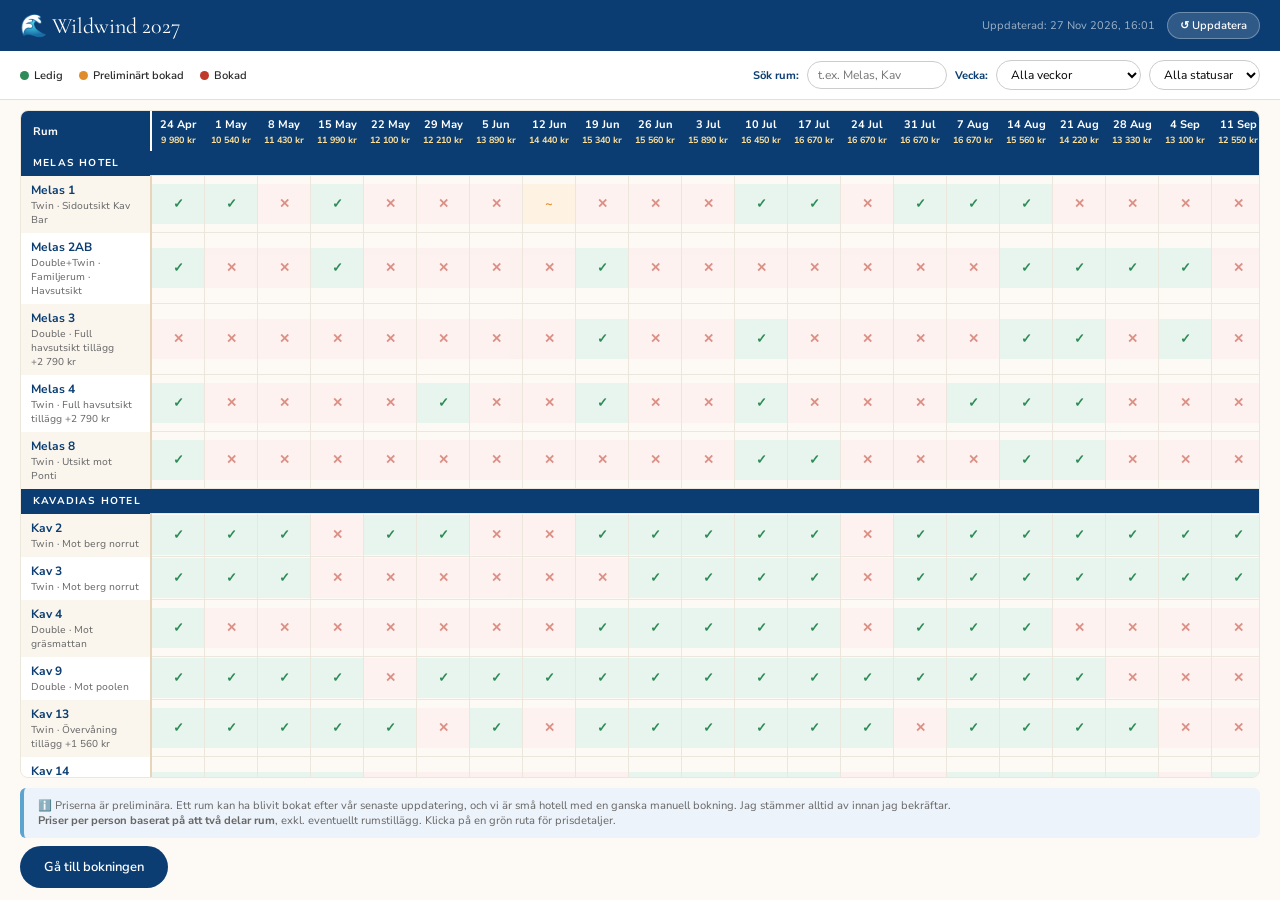
<file: availability.html>
<!DOCTYPE html>
<html lang="sv">
<head>
<meta charset="UTF-8"/>
<meta name="viewport" content="width=device-width,initial-scale=1.0"/>
<title>Wildwind – Rumstillgänglighet 2027</title>
<link href="https://fonts.googleapis.com/css2?family=Nunito+Sans:wght@300;400;600;700&family=Cormorant+Garamond:wght@400;600&display=swap" rel="stylesheet"/>
<style>
:root{
  --azure:#0B3D72;--azure2:#1A5C9A;--sand:#F5EDD8;--sand2:#E6D5BA;
  --green:#2E8B57;--orange:#E08C2A;--red:#C0392B;--gold:#C9963A;
  --green-bg:#E8F5EE;--orange-bg:#FEF3E2;--red-bg:#FDECEC;
  --white:#FDFAF5;--text:#2A2A2A;--mid:#666;
}
*{box-sizing:border-box;margin:0;padding:0;}
html,body{height:100%;}
body{font-family:'Nunito Sans',sans-serif;background:var(--white);color:var(--text);font-size:13px;display:flex;flex-direction:column;height:100vh;overflow:hidden;}
header,.topbar,.infobox,.cta{flex-shrink:0;}

/* HEADER */
header{background:var(--azure);color:#fff;padding:12px 20px;display:flex;align-items:center;justify-content:space-between;gap:8px;flex-wrap:wrap;}
header h1{font-family:'Cormorant Garamond',serif;font-size:22px;font-weight:400;}
.upd{font-size:11px;opacity:.6;}
.reload{background:rgba(255,255,255,.15);border:1px solid rgba(255,255,255,.3);color:#fff;padding:5px 12px;border-radius:20px;cursor:pointer;font-size:11px;font-family:inherit;font-weight:600;}

/* TOPBAR */
.topbar{display:flex;gap:16px;padding:9px 20px;background:#fff;border-bottom:1px solid #e8e0d0;flex-wrap:wrap;align-items:center;}
.li{display:flex;align-items:center;gap:5px;font-size:11px;font-weight:600;}
.dot{width:9px;height:9px;border-radius:50%;}
.dg{background:var(--green);}.do{background:var(--orange);}.dr{background:var(--red);}
.filter-wrap{margin-left:auto;display:flex;gap:8px;align-items:center;flex-wrap:wrap;}
.filter-wrap label{font-size:11px;font-weight:700;color:var(--azure);}
.filter-wrap input{padding:5px 10px;border:1px solid #ccc;border-radius:20px;font-family:inherit;font-size:12px;width:140px;}
.filter-wrap select{padding:5px 10px;border:1px solid #ccc;border-radius:20px;font-family:inherit;font-size:12px;background:#fff;}

/* TABLE */
.table-scroll{overflow:auto;flex:1 1 auto;min-height:0;margin:10px 20px 10px;border:1px solid #ece7dc;border-radius:8px;}
table{border-collapse:collapse;font-size:12px;}

/* Rum-kolumn (header) */
th.room-th{
  position:sticky;left:0;top:0;z-index:6;
  background:var(--azure);color:#fff;
  padding:8px 12px;text-align:left;
  min-width:130px;font-size:11px;font-weight:700;
  border-right:2px solid rgba(255,255,255,.2);
}

/* Vecko-headers */
th.week-th{
  background:var(--azure);color:#fff;
  padding:0;text-align:center;
  min-width:52px;width:52px;
  position:sticky;top:0;z-index:4;
}
th.week-th .wh-inner{
  display:flex;flex-direction:column;align-items:center;
  padding:6px 4px 5px;
}
th.week-th .wh-date{font-size:11px;font-weight:700;white-space:nowrap;}
th.week-th .wh-price{font-size:9px;color:#FFE099;margin-top:2px;white-space:nowrap;}

/* Sektionsrad */
tr.sec-row td{
  background:var(--azure) !important;
  color:#fff !important;
  font-size:10px;font-weight:700;
  letter-spacing:.12em;text-transform:uppercase;
  padding:5px 12px !important;
  border:none !important;
}

/* Rumsnamn-cell */
td.room-name-cell{
  position:sticky;left:0;z-index:1;
  background:#fff;
  border-right:2px solid var(--sand2);
  padding:6px 10px;
  min-width:130px;
}
tr:nth-child(even) td.room-name-cell{background:#faf6ee;}
.rn{font-weight:700;font-size:12px;color:var(--azure);}
.rt{font-size:10px;color:var(--mid);margin-top:1px;}
.rt-sup{font-size:10px;color:var(--mid);}

/* Status-celler */
td.cell{padding:0;border:1px solid #ece7dc;}
.ci{
  width:52px;height:40px;
  display:flex;align-items:center;justify-content:center;
  font-size:13px;font-weight:700;
}
.ci-available{background:var(--green-bg);color:var(--green);}
.ci-on_hold{background:var(--orange-bg);color:var(--orange);}
.ci-booked{background:var(--red-bg);color:var(--red);opacity:.55;}

/* INFO */
.infobox{margin:0 20px 8px;padding:10px 14px;background:#EDF3FA;border-left:4px solid #5BA4CF;border-radius:6px;font-size:11px;color:var(--mid);}
.cta{display:inline-flex;align-self:flex-start;align-items:center;gap:8px;margin:0 20px 12px;padding:12px 24px;background:var(--azure);color:#fff;border-radius:40px;text-decoration:none;font-size:13px;font-weight:600;}
.cta:hover{background:var(--azure2);}

/* POPUP */
.popup-overlay{display:none;position:fixed;inset:0;background:rgba(0,0,0,.45);z-index:100;align-items:center;justify-content:center;padding:20px;}
.popup-overlay.open{display:flex;}
.popup{background:#fff;border-radius:14px;padding:28px;max-width:380px;width:100%;box-shadow:0 20px 60px rgba(0,0,0,.25);position:relative;animation:popIn .2s ease;}
@keyframes popIn{from{opacity:0;transform:scale(.95)}to{opacity:1;transform:scale(1)}}
.popup-close{position:absolute;top:14px;right:16px;background:none;border:none;font-size:20px;cursor:pointer;color:var(--mid);line-height:1;}
.popup-close:hover{color:var(--text);}
.popup-room{font-family:'Cormorant Garamond',serif;font-size:26px;font-weight:600;color:var(--azure);margin-bottom:2px;}
.popup-week{font-size:13px;color:var(--mid);margin-bottom:16px;}
.popup-desc{font-size:12px;color:var(--mid);margin-bottom:16px;padding:10px 12px;background:var(--sand);border-radius:8px;line-height:1.6;}
.popup-prices{display:flex;flex-direction:column;gap:6px;margin-bottom:20px;}
.pp-row{display:flex;justify-content:space-between;align-items:center;padding:8px 12px;border-radius:8px;background:var(--sand);}
.pp-row.highlight{background:var(--azure);color:#fff;}
.pp-label{font-size:12px;font-weight:600;}
.pp-val{font-size:14px;font-weight:700;}
.pp-note{font-size:10px;opacity:.7;margin-top:1px;}
.popup-ppp{font-size:11px;color:var(--mid);text-align:center;margin-bottom:16px;}
.popup-book{display:flex;align-items:center;justify-content:center;gap:8px;background:var(--azure);color:#fff;padding:14px;border-radius:40px;text-decoration:none;font-size:14px;font-weight:700;transition:background .2s;}
.popup-book:hover{background:var(--azure2);}
</style>
</head>
<body>

<header>
  <h1>🌊 Wildwind 2027</h1>
  <div style="display:flex;align-items:center;gap:12px;">
    <span class="upd">Uppdaterad: <span id="upd"></span></span>
    <button class="reload" onclick="location.reload(true)">↺ Uppdatera</button>
  </div>
</header>

<div class="topbar">
  <div class="li"><div class="dot dg"></div>Ledig</div>
  <div class="li"><div class="dot do"></div>Preliminärt bokad</div>
  <div class="li"><div class="dot dr"></div>Bokad</div>
  <div class="filter-wrap">
    <label>Sök rum:</label>
    <input type="text" id="roomQ" placeholder="t.ex. Melas, Kav" oninput="render()"/>
    <label>Vecka:</label>
    <select id="weekQ" onchange="render()">
      <option value="all">Alla veckor</option>
    </select>
    <select id="statQ" onchange="render()">
      <option value="all">Alla statusar</option>
      <option value="available">Bara lediga</option>
    </select>
  </div>
</div>

<div class="table-scroll">
  <table id="tbl"></table>
</div>

<div class="infobox">ℹ️ Priserna är preliminära. Ett rum kan ha blivit bokat efter vår senaste uppdatering, och vi är små hotell med en ganska manuell bokning. Jag stämmer alltid av innan jag bekräftar.<br><strong>Priser per person baserat på att två delar rum</strong>, exkl. eventuellt rumstillägg. Klicka på en grön ruta för prisdetaljer.</div>
<a href="boka.html#steg1" target="_top" class="cta">Gå till bokningen</a>

<!-- POPUP -->
<div class="popup-overlay" id="overlay" onclick="closePopup(event)">
  <div class="popup">
    <button class="popup-close" onclick="closePopup()">✕</button>
    <div class="popup-room" id="p-room"></div>
    <div class="popup-week" id="p-week"></div>
    <div class="popup-desc" id="p-desc"></div>
    <div class="popup-prices" id="p-prices"></div>
    <div class="popup-ppp">Pris per person baserat på att två delar rum</div>
    <a id="p-book" href="boka.html#steg1" target="_top" class="popup-book">Boka eller anmäl intresse</a>
  </div>
</div>

<script>
const WEEKS=[{"col": 3, "date": "2027-04-24", "display": "24 Apr", "sail1": 9980, "sail2": 15340, "faw1": null, "faw2": null, "ho1": 8530, "ho2": 11990, "single": 1950}, {"col": 17, "date": "2027-05-01", "display": "1 May", "sail1": 10540, "sail2": 15560, "faw1": null, "faw2": null, "ho1": 8870, "ho2": 14110, "single": 2170}, {"col": 31, "date": "2027-05-08", "display": "8 May", "sail1": 11430, "sail2": 17230, "faw1": null, "faw2": null, "ho1": 9200, "ho2": 14220, "single": 2230}, {"col": 45, "date": "2027-05-15", "display": "15 May", "sail1": 11990, "sail2": 18900, "faw1": 15220, "faw2": 25370, "ho1": 9310, "ho2": 14780, "single": 2450}, {"col": 59, "date": "2027-05-22", "display": "22 May", "sail1": 12100, "sail2": 19800, "faw1": 15340, "faw2": 26270, "ho1": 8760, "ho2": 15340, "single": 2450}, {"col": 73, "date": "2027-05-29", "display": "29 May", "sail1": 12210, "sail2": 20350, "faw1": 15450, "faw2": 26820, "ho1": 8870, "ho2": 15340, "single": 2730}, {"col": 87, "date": "2027-06-05", "display": "5 Jun", "sail1": 13890, "sail2": 21470, "faw1": 17120, "faw2": 27940, "ho1": 10650, "ho2": 16450, "single": 2840}, {"col": 101, "date": "2027-06-12", "display": "12 Jun", "sail1": 14440, "sail2": 22250, "faw1": 17680, "faw2": 28720, "ho1": 11100, "ho2": 16670, "single": 3010}, {"col": 115, "date": "2027-06-19", "display": "19 Jun", "sail1": 15340, "sail2": 24260, "faw1": 18570, "faw2": 30730, "ho1": 12770, "ho2": 17790, "single": 3120}, {"col": 129, "date": "2027-06-26", "display": "26 Jun", "sail1": 15560, "sail2": 24480, "faw1": 18790, "faw2": 30950, "ho1": 13330, "ho2": 18900, "single": 3230}, {"col": 143, "date": "2027-07-03", "display": "3 Jul", "sail1": 15890, "sail2": 24820, "faw1": 19130, "faw2": 31280, "ho1": 13660, "ho2": 19240, "single": 3230}, {"col": 157, "date": "2027-07-10", "display": "10 Jul", "sail1": 16450, "sail2": 25370, "faw1": 19690, "faw2": 31840, "ho1": 13660, "ho2": 18900, "single": 3230}, {"col": 171, "date": "2027-07-17", "display": "17 Jul", "sail1": 16670, "sail2": 25600, "faw1": 19910, "faw2": 32060, "ho1": 13660, "ho2": 18900, "single": 3230}, {"col": 185, "date": "2027-07-24", "display": "24 Jul", "sail1": 16670, "sail2": 25600, "faw1": 19910, "faw2": 32060, "ho1": 13660, "ho2": 18900, "single": 3230}, {"col": 199, "date": "2027-07-31", "display": "31 Jul", "sail1": 16670, "sail2": 25600, "faw1": 19910, "faw2": 32060, "ho1": 13660, "ho2": 18900, "single": 3230}, {"col": 213, "date": "2027-08-07", "display": "7 Aug", "sail1": 16670, "sail2": 25600, "faw1": 19910, "faw2": 32060, "ho1": 13660, "ho2": 18900, "single": 3230}, {"col": 227, "date": "2027-08-14", "display": "14 Aug", "sail1": 15560, "sail2": 23920, "faw1": 18790, "faw2": 30390, "ho1": 13660, "ho2": 19460, "single": 3230}, {"col": 241, "date": "2027-08-21", "display": "21 Aug", "sail1": 14220, "sail2": 22250, "faw1": 17450, "faw2": 28720, "ho1": 13330, "ho2": 18570, "single": 2790}, {"col": 255, "date": "2027-08-28", "display": "28 Aug", "sail1": 13330, "sail2": 20350, "faw1": 16560, "faw2": 26820, "ho1": 11100, "ho2": 17010, "single": 2510}, {"col": 269, "date": "2027-09-04", "display": "4 Sep", "sail1": 13100, "sail2": 19800, "faw1": 16340, "faw2": 26270, "ho1": 10540, "ho2": 16450, "single": 2450}, {"col": 283, "date": "2027-09-11", "display": "11 Sep", "sail1": 12550, "sail2": 18680, "faw1": 15780, "faw2": 25150, "ho1": 10320, "ho2": 16230, "single": 2170}, {"col": 297, "date": "2027-09-18", "display": "18 Sep", "sail1": 11430, "sail2": 17230, "faw1": 14670, "faw2": 23700, "ho1": 9760, "ho2": 14220, "single": 2120}, {"col": 311, "date": "2027-09-25", "display": "25 Sep", "sail1": 10540, "sail2": 15560, "faw1": 13770, "faw2": null, "ho1": 8530, "ho2": 13330, "single": 1950}, {"col": 325, "date": "2027-10-02", "display": "2 Oct", "sail1": 9420, "sail2": 14220, "faw1": null, "faw2": null, "ho1": 7750, "ho2": null, "single": 1950}];
const ROOMS=[{"name": "Melas 1", "weeks": ["available", "available", "booked", "available", "booked", "booked", "booked", "on_hold", "booked", "booked", "booked", "available", "available", "booked", "available", "available", "available", "booked", "booked", "booked", "booked", "booked", "available", "available"]}, {"name": "Melas 2AB", "weeks": ["available", "booked", "booked", "available", "booked", "booked", "booked", "booked", "available", "booked", "booked", "booked", "booked", "booked", "booked", "booked", "available", "available", "available", "available", "booked", "booked", "booked", "available"]}, {"name": "Melas 3", "weeks": ["booked", "booked", "booked", "booked", "booked", "booked", "booked", "booked", "available", "booked", "booked", "available", "booked", "booked", "booked", "booked", "available", "available", "booked", "available", "booked", "booked", "booked", "available"]}, {"name": "Melas 4", "weeks": ["available", "booked", "booked", "booked", "booked", "available", "booked", "booked", "available", "booked", "booked", "available", "booked", "booked", "booked", "available", "available", "available", "booked", "booked", "booked", "available", "booked", "available"]}, {"name": "Melas 8", "weeks": ["available", "booked", "booked", "booked", "booked", "booked", "booked", "booked", "booked", "booked", "booked", "available", "available", "booked", "booked", "booked", "available", "available", "booked", "booked", "booked", "booked", "available", "available"]}, {"name": "Kav 2", "weeks": ["available", "available", "available", "booked", "available", "available", "booked", "booked", "available", "available", "available", "available", "available", "booked", "available", "available", "available", "available", "available", "available", "available", "available", "available", "available"]}, {"name": "Kav 3", "weeks": ["available", "available", "available", "booked", "booked", "booked", "booked", "booked", "booked", "available", "available", "available", "available", "booked", "available", "available", "available", "available", "available", "available", "available", "available", "available", "available"]}, {"name": "Kav 4", "weeks": ["available", "booked", "booked", "booked", "booked", "booked", "booked", "booked", "available", "available", "available", "available", "available", "booked", "available", "available", "available", "booked", "booked", "booked", "booked", "booked", "booked", "available"]}, {"name": "Kav 9", "weeks": ["available", "available", "available", "available", "booked", "available", "available", "available", "available", "available", "available", "available", "available", "available", "available", "available", "available", "available", "booked", "booked", "booked", "available", "available", "available"]}, {"name": "Kav 13", "weeks": ["available", "available", "available", "available", "available", "booked", "available", "booked", "available", "available", "available", "available", "available", "available", "booked", "available", "available", "available", "available", "booked", "booked", "available", "available", "available"]}, {"name": "Kav 14", "weeks": ["available", "available", "available", "available", "booked", "booked", "booked", "booked", "booked", "available", "available", "available", "available", "booked", "booked", "available", "available", "available", "available", "booked", "available", "available", "available", "available"]}, {"name": "Kav 15", "weeks": ["available", "available", "available", "available", "booked", "booked", "booked", "booked", "available", "available", "available", "available", "available", "available", "booked", "available", "available", "available", "available", "booked", "booked", "available", "available", "available"]}, {"name": "Kav 18", "weeks": ["available", "available", "available", "available", "booked", "booked", "booked", "booked", "booked", "available", "available", "available", "booked", "booked", "booked", "available", "available", "available", "available", "booked", "booked", "available", "available", "available"]}, {"name": "Kav 19", "weeks": ["available", "available", "available", "available", "booked", "booked", "booked", "booked", "booked", "booked", "booked", "booked", "booked", "booked", "available", "available", "available", "available", "available", "available", "available", "available", "available", "available"]}, {"name": "Akti 7", "weeks": ["available", "available", "available", "available", "available", "available", "booked", "booked", "booked", "available", "available", "available", "booked", "booked", "booked", "booked", "available", "booked", "booked", "booked", "available", "available", "available", "available"]}, {"name": "Akti 8", "weeks": ["available", "available", "available", "available", "booked", "available", "booked", "booked", "available", "available", "available", "booked", "booked", "booked", "booked", "booked", "available", "available", "available", "available", "booked", "booked", "available", "available"]}, {"name": "Akti 9", "weeks": ["available", "available", "available", "available", "available", "booked", "booked", "booked", "booked", "booked", "booked", "booked", "available", "booked", "booked", "available", "available", "available", "available", "booked", "booked", "booked", "booked", "booked"]}, {"name": "Akti 4", "weeks": ["available", "available", "available", "available", "booked", "booked", "booked", "booked", "available", "available", "available", "available", "available", "booked", "booked", "available", "available", "available", "available", "booked", "booked", "available", "available", "available"]}, {"name": "Akti 5", "weeks": ["available", "booked", "booked", "booked", "booked", "booked", "booked", "booked", "available", "available", "available", "available", "on_hold", "on_hold", "available", "available", "available", "available", "available", "available", "booked", "booked", "available", "available"]}, {"name": "Xristina 2", "weeks": ["available", "available", "available", "booked", "available", "available", "available", "booked", "available", "available", "available", "available", "available", "available", "available", "available", "available", "available", "available", "available", "booked", "available", "available", "available"]}, {"name": "Xristina 4", "weeks": ["available", "available", "available", "booked", "available", "available", "available", "booked", "booked", "booked", "available", "available", "available", "available", "available", "available", "available", "available", "available", "booked", "booked", "available", "available", "available"]}, {"name": "Xristina 6", "weeks": ["available", "available", "available", "available", "available", "available", "available", "available", "available", "available", "available", "available", "available", "booked", "booked", "available", "available", "available", "available", "booked", "booked", "available", "available", "available"]}, {"name": "X Bungalow", "weeks": ["available", "available", "available", "available", "available", "available", "available", "available", "available", "available", "available", "available", "available", "available", "available", "available", "available", "available", "booked", "booked", "booked", "available", "available", "available"]}, {"name": "NM208", "weeks": ["available", "available", "available", "available", "booked", "booked", "booked", "booked", "booked", "booked", "booked", "booked", "booked", "booked", "available", "available", "available", "available", "available", "booked", "booked", "available", "available", "available"]}];
const ROOM_INFO={"Melas 1": {"t": 0, "desc": "Twin · Sidoutsikt Kav Bar"}, "Melas 2AB": {"t": 0, "desc": "Double+Twin · Familjerum · Havsutsikt"}, "Melas 3": {"t": 2790, "desc": "Double · Full havsutsikt"}, "Melas 4": {"t": 2790, "desc": "Twin · Full havsutsikt"}, "Melas 8": {"t": 0, "desc": "Twin · Utsikt mot Ponti"}, "Kav 2": {"t": 0, "desc": "Twin · Mot berg norrut"}, "Kav 3": {"t": 0, "desc": "Twin · Mot berg norrut"}, "Kav 4": {"t": 0, "desc": "Double · Mot gräsmattan"}, "Kav 9": {"t": 0, "desc": "Double · Mot poolen"}, "Kav 13": {"t": 1560, "desc": "Twin · Övervåning"}, "Kav 14": {"t": 1560, "desc": "Double · Mot poolen · Övervåning"}, "Kav 15": {"t": 1560, "desc": "Double · Mot poolen · Övervåning"}, "Kav 18": {"t": 1560, "desc": "Twin · Havsutsikt · Övervåning"}, "Kav 19": {"t": 1560, "desc": "Twin · Mot byn · Övervåning"}, "Akti 7": {"t": 3790, "desc": "2-sovrum · Fullt kök · Min 4 pers"}, "Akti 8": {"t": 3790, "desc": "2-sovrum · Fullt kök · Min 4 pers"}, "Akti 9": {"t": 1900, "desc": "1-sovrum · Pentry"}, "Akti 4": {"t": 1560, "desc": "Studio · Pentry · Övervåning"}, "Akti 5": {"t": 1560, "desc": "Studio · Pentry · Övervåning"}, "Xristina 2": {"t": 1560, "desc": "Studio · Havsutsikt på avstånd"}, "Xristina 4": {"t": 1560, "desc": "Studio · Trädgårdsvy norrut"}, "Xristina 6": {"t": 3790, "desc": "1-sovrum · 13 jul–15 sep"}, "X Bungalow": {"t": 1560, "desc": "Eget hus · Mot bergen"}, "NM208": {"t": 3570, "desc": "Double · Bergutsikt · New Melas"}};
const SECTIONS=[{"label": "Melas Hotel", "rooms": ["Melas 1", "Melas 2AB", "Melas 3", "Melas 4", "Melas 8"]}, {"label": "Kavadias Hotel", "rooms": ["Kav 2", "Kav 3", "Kav 4", "Kav 9", "Kav 13", "Kav 14", "Kav 15", "Kav 18", "Kav 19"]}, {"label": "AKTI Apartments", "rooms": ["Akti 4", "Akti 5", "Akti 7", "Akti 8", "Akti 9"]}, {"label": "Xristina Apartments", "rooms": ["Xristina 2", "Xristina 4", "Xristina 6", "X Bungalow"]}, {"label": "New Melas", "rooms": ["NM208"]}];
const UPDATED='27 Nov 2026, 16:01';

document.getElementById('upd').textContent = UPDATED;

// Fyll veckodropdown
const wsel = document.getElementById('weekQ');
WEEKS.forEach((w,i) => {
  const o = document.createElement('option');
  o.value = i;
  o.textContent = w.display + (w.sail1 ? ' – ' + w.sail1.toLocaleString('sv-SE') + ' kr' : '');
  wsel.appendChild(o);
});

function fmt(n) { return n ? n.toLocaleString('sv-SE') : '–'; }

function render() {
  const roomQ = document.getElementById('roomQ').value.toLowerCase();
  const weekQ = document.getElementById('weekQ').value;
  const statQ = document.getElementById('statQ').value;
  const idxs  = weekQ === 'all' ? WEEKS.map((_,i)=>i) : [parseInt(weekQ)];

  // Bygg thead
  let h = '<thead><tr><th class="room-th">Rum</th>';
  idxs.forEach(i => {
    const w = WEEKS[i];
    h += '<th class="week-th"><div class="wh-inner">';
    h += '<span class="wh-date">' + w.display + '</span>';
    h += w.sail1 ? '<span class="wh-price">' + fmt(w.sail1) + ' kr</span>' : '<span class="wh-price">&nbsp;</span>';
    h += '</div></th>';
  });
  h += '</tr></thead><tbody>';

  // Bygg tbody sektionsvis
  SECTIONS.forEach(sec => {
    // Filtrera rum
    const sr = sec.rooms.filter(name => {
      if (roomQ && !name.toLowerCase().includes(roomQ)) return false;
      const r = ROOMS.find(x => x.name===name);
      if (!r) return false;
      if (statQ === 'available' && !idxs.some(i => r.weeks[i] === 'available')) return false;
      return true;
    });
    if (!sr.length) return;

    // Sektionsrad
    h += '<tr class="sec-row"><td colspan="' + (idxs.length+1) + '">' + sec.label + '</td></tr>';

    sr.forEach(name => {
      const r = ROOMS.find(x => x.name===name);
      if (!r) return;
      const info = ROOM_INFO[name] || {};
      const til = info.t || 0;
      const tilStr = til > 0 ? '+' + til.toLocaleString('sv-SE') + ' kr' : '';

      // Tooltip med alla priser
      const w0 = WEEKS[idxs[0]];
      const tipLines = [];
      if (w0) {
        if (w0.sail1) tipLines.push('Sailing 1v: ' + fmt(w0.sail1 + til) + ' kr');
        if (w0.faw1)  tipLines.push('FAW 1v: ' + fmt(w0.faw1 + til) + ' kr');
        if (w0.ho1)   tipLines.push('HO 1v: ' + fmt(w0.ho1 + til) + ' kr');
      }
      const tip = tipLines.join(' | ');

      h += '<tr>';
      h += '<td class="room-name-cell" title="' + tip + '">';
      h += '<div class="rn">' + name + '</div>';
      if (info.desc || tilStr) {
        h += '<div class="rt">' + (info.desc||'');
        if (tilStr) h += ' <span class="rt-sup">tillägg ' + tilStr + '</span>';
        h += '</div>';
      }
      h += '</td>';

      idxs.forEach(i => {
        const st = r.weeks[i] || 'available';
        const lbl = st==='available' ? '✓' : st==='on_hold' ? '~' : '✕';
        const tip2 = WEEKS[i].display + ': ' + (st==='available'?'Ledig':st==='on_hold'?'Preliminär':'Bokad');
        const clickAttr = st==='available' ? ` onclick="openPopup('${name}',${i})" style="cursor:pointer;"` : '';
        h += '<td class="cell"><div class="ci ci-' + st + '"' + clickAttr + ' title="' + tip2 + '">' + lbl + '</div></td>';
      });
      h += '</tr>';
    });
  });

  h += '</tbody>';
  document.getElementById('tbl').innerHTML = h;
}

render();

function openPopup(name, wi) {
  const w    = WEEKS[wi];
  const info = ROOM_INFO[name] || {};
  const til  = info.t || 0;

  document.getElementById('p-room').textContent = name;
  document.getElementById('p-week').textContent = 'Vecka ' + w.display + (w.sail1 ? ' · Sailing fr. ' + w.sail1.toLocaleString('sv-SE') + ' kr' : '');
  document.getElementById('p-desc').textContent = info.desc || '';

  const progs = [
    ['Sailing 1 vecka', w.sail1], ['Sailing 2 veckor', w.sail2],
    ['FAW 1 vecka', w.faw1],      ['FAW 2 veckor', w.faw2],
    ['Healthy Options 1v', w.ho1],['Healthy Options 2v', w.ho2],
  ];
  let ph = '';
  progs.forEach(([lbl, base], idx) => {
    if (!base) return;
    const total = base;
    const hi = idx === 0 ? ' highlight' : '';
    ph += '<div class="pp-row' + hi + '">';
    ph += '<div><div class="pp-label">' + lbl + '</div>';

    ph += '</div>';
    ph += '<div class="pp-val">' + total.toLocaleString('sv-SE') + ' kr</div>';
    ph += '</div>';
  });
  if (til) {
    ph += '<div class="pp-row"><div class="pp-label">Rumstillägg (för hela rummet)</div><div class="pp-val">+' + til.toLocaleString('sv-SE') + ' kr/v</div></div>';
  }
  if (w.single) {
    ph += '<div class="pp-row"><div class="pp-label">Enkelrumstillägg</div><div class="pp-val">+' + w.single.toLocaleString('sv-SE') + ' kr/v</div></div>';
  }
  document.getElementById('p-prices').innerHTML = ph;

  document.getElementById('p-book').href = 'boka.html?vecka=' + encodeURIComponent(w.display) + '&rum=' + encodeURIComponent(name) + '#steg1';
  document.getElementById('overlay').classList.add('open');
  document.body.style.overflow = 'hidden';
}

function closePopup(e) {
  if (e && e.target !== document.getElementById('overlay') && !e.target.classList.contains('popup-close')) return;
  document.getElementById('overlay').classList.remove('open');
  document.body.style.overflow = '';
}

document.addEventListener('keydown', e => { if (e.key === 'Escape') closePopup({target:document.getElementById('overlay')}); });
</script>
</body>
</html>
</file>
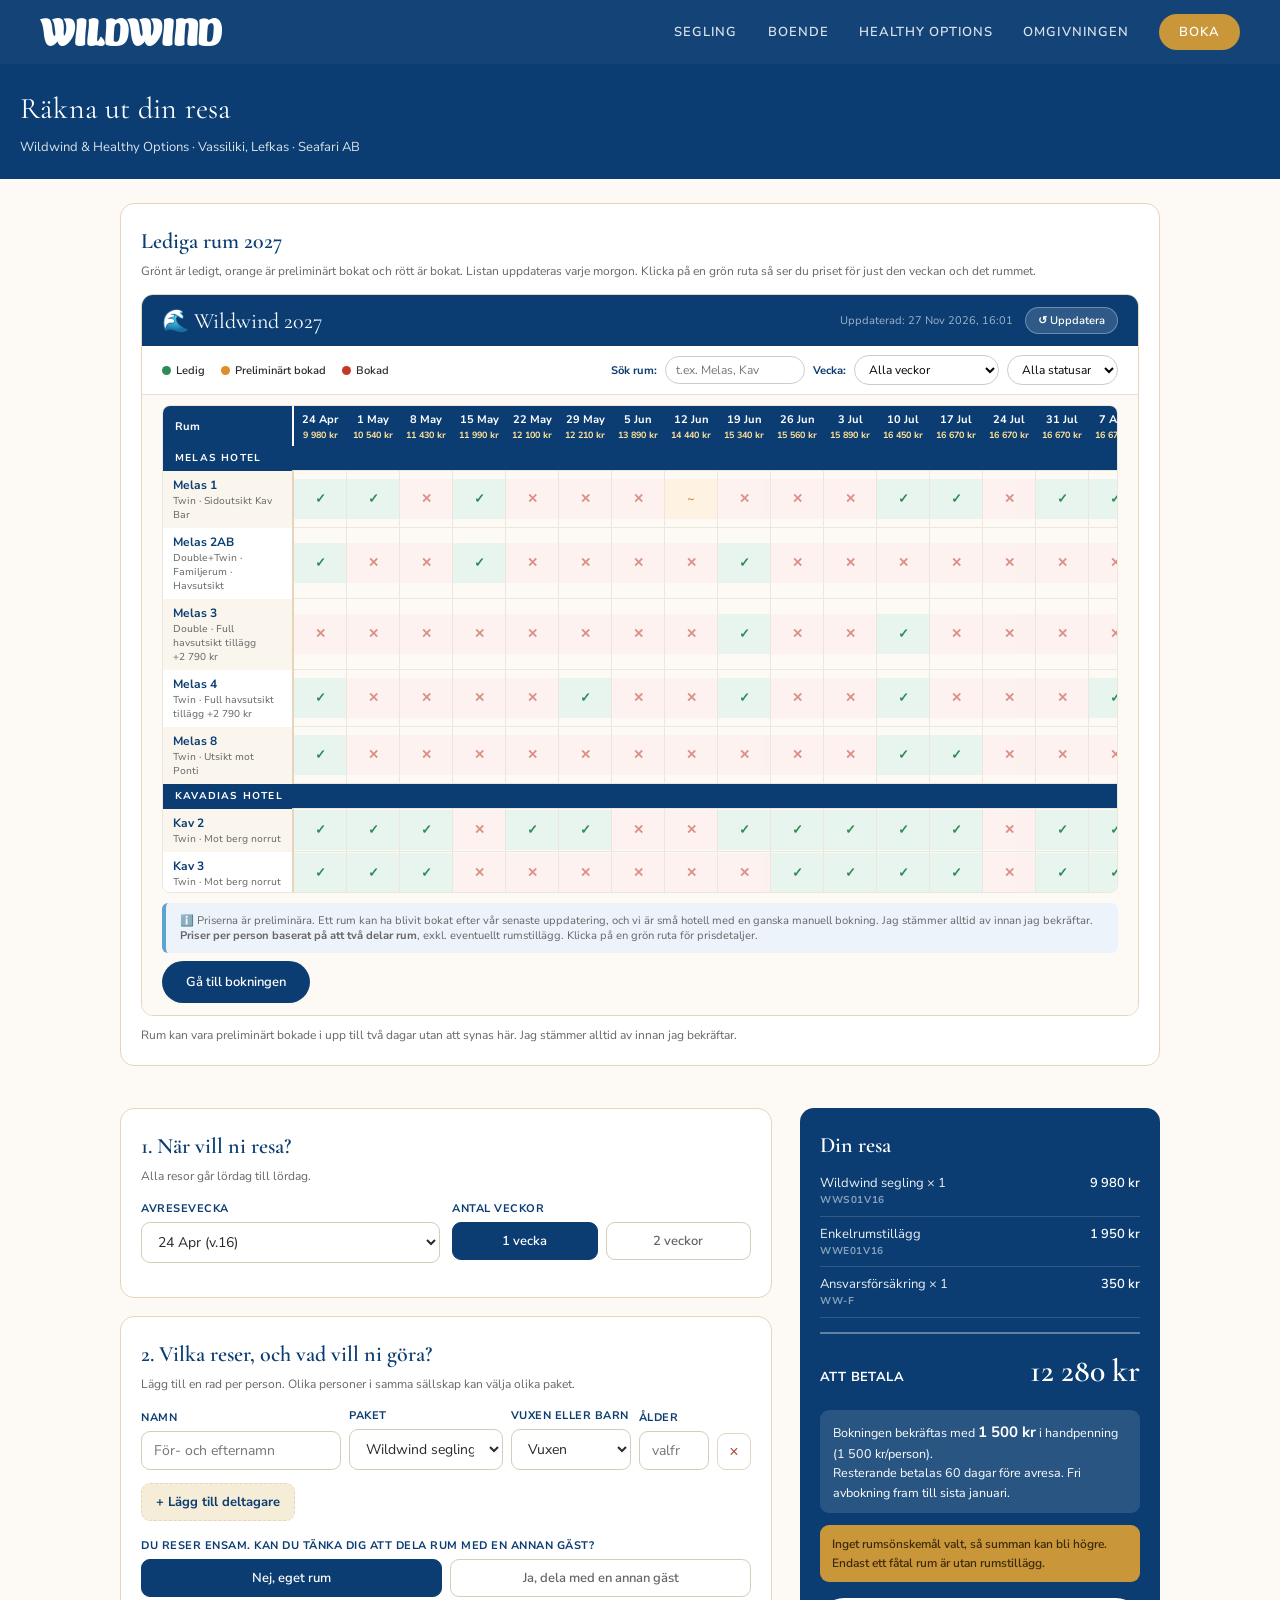
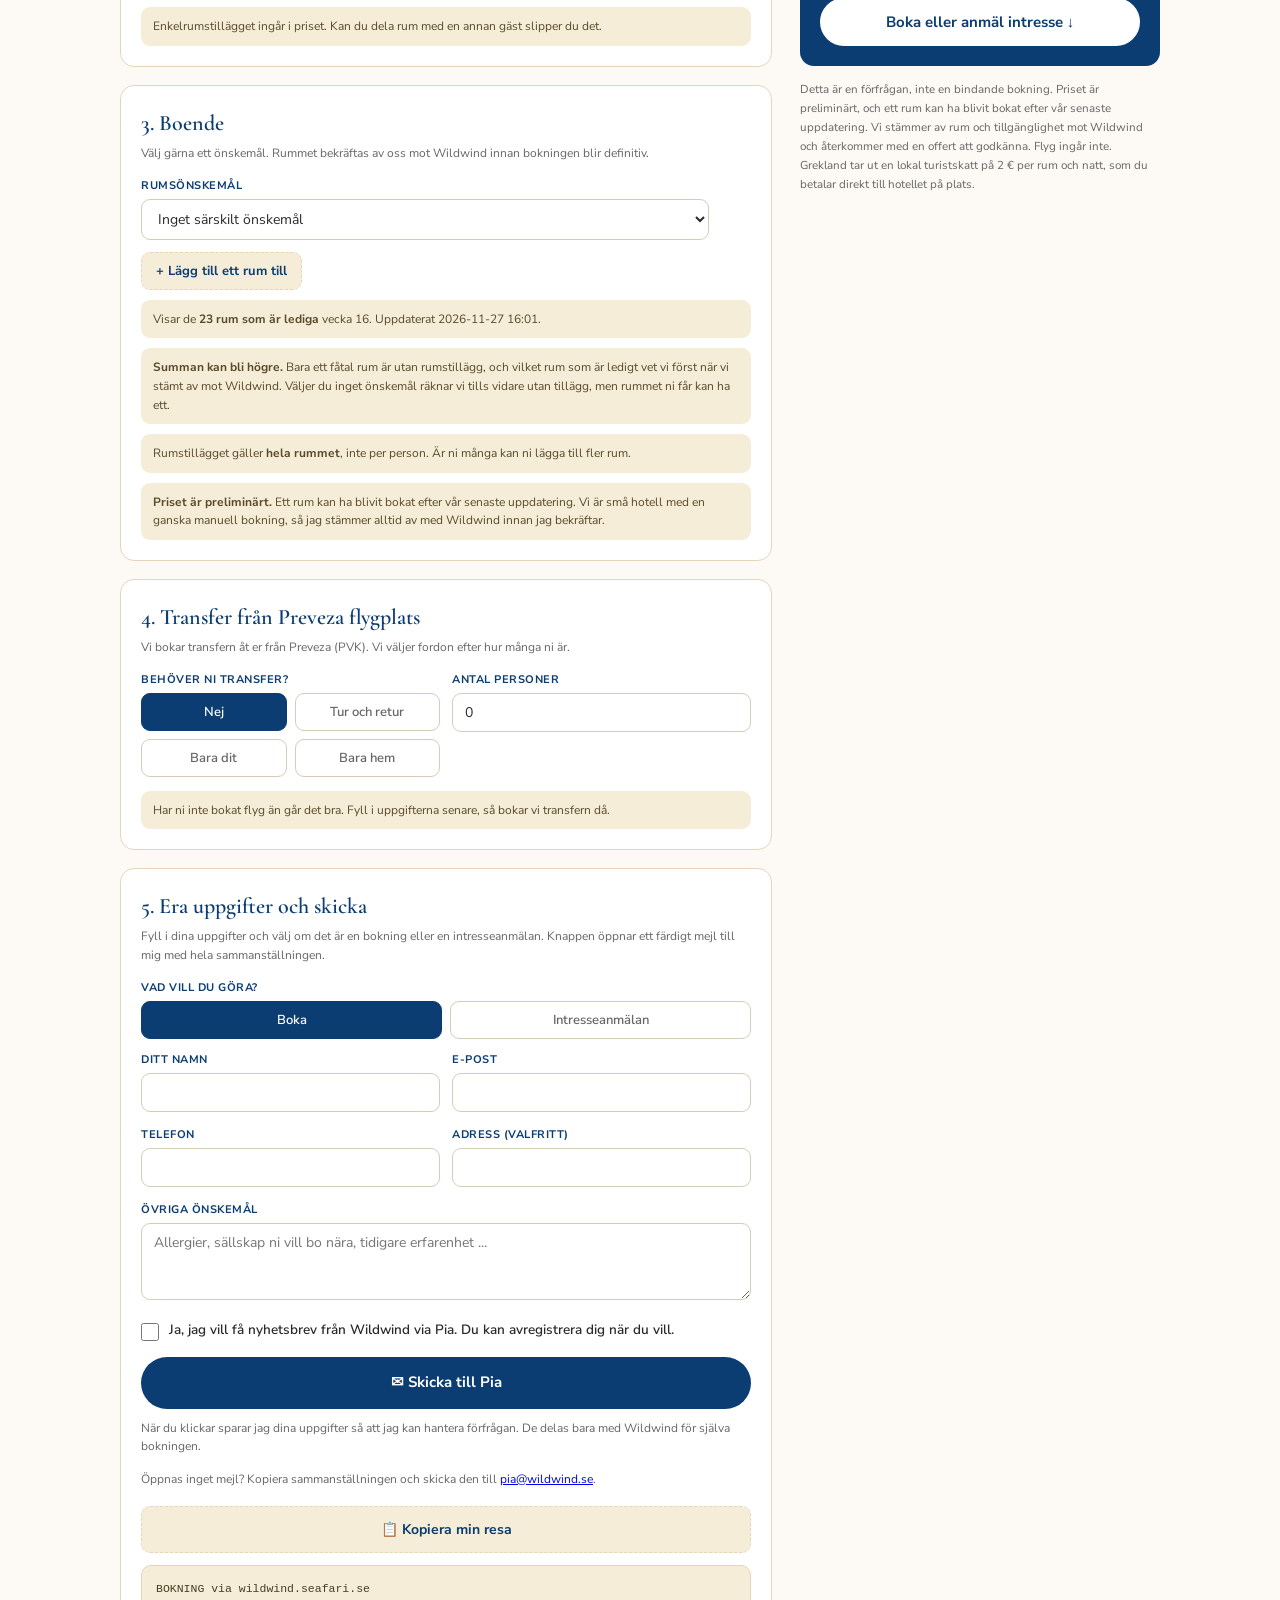
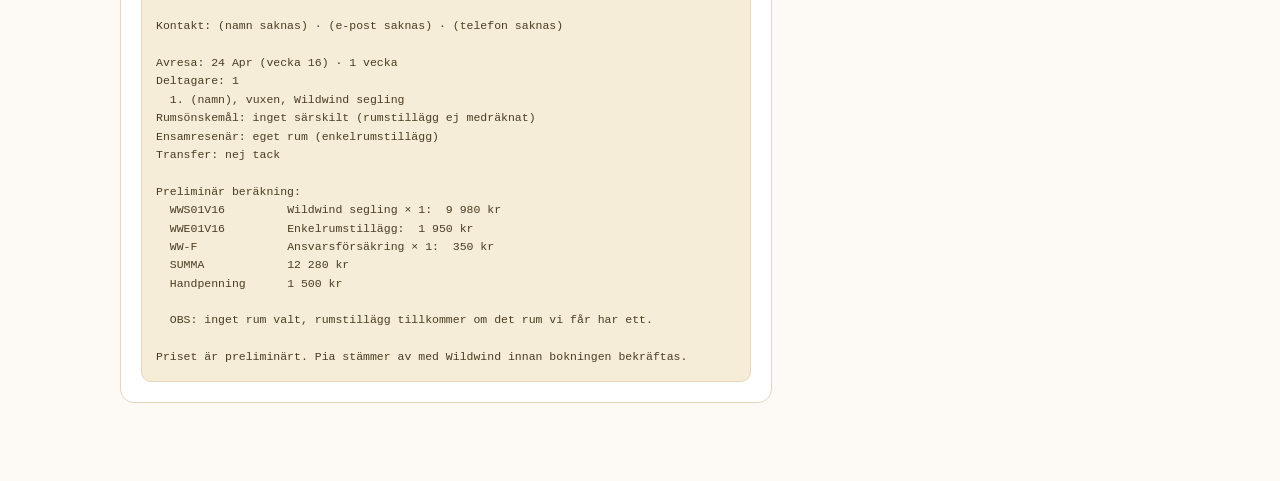
<file: boka.html>
<!DOCTYPE html>
<html lang="sv">
<head>
<meta charset="utf-8"/>
<meta name="viewport" content="width=device-width,initial-scale=1"/>
<title>Boka din resa – Wildwind Vassiliki</title>
<link href="https://fonts.googleapis.com/css2?family=Nunito+Sans:wght@300;400;600;700&family=Cormorant+Garamond:wght@400;600&display=swap" rel="stylesheet"/>
<style>
:root{
  --azure:#0B3D72;--azure2:#1A5C9A;--sand:#F5EDD8;--sand2:#E6D5BA;
  --green:#2E8B57;--gold:#C9963A;
  --white:#FDFAF5;--text:#2A2A2A;--mid:#666;
}
*{margin:0;padding:0;box-sizing:border-box;}
body{font-family:'Nunito Sans',sans-serif;background:var(--white);color:var(--text);font-size:14px;line-height:1.55;}
header{background:var(--azure);color:#fff;padding:22px 20px;}
header h1{font-family:'Cormorant Garamond',serif;font-size:30px;font-weight:400;letter-spacing:.2px;}
header p{font-size:13px;opacity:.85;margin-top:4px;}
.tillbaka{display:inline-block;color:#fff;opacity:.8;text-decoration:none;font-size:12px;font-weight:600;margin-bottom:10px;}
.tillbaka:hover{opacity:1;}
.wrap{max-width:1080px;margin:0 auto;padding:24px 20px 60px;display:grid;grid-template-columns:1fr 360px;gap:28px;align-items:start;}
@media(max-width:880px){.wrap{grid-template-columns:1fr;}}
.card{background:#fff;border:1px solid var(--sand2);border-radius:14px;padding:20px;margin-bottom:18px;}
h2{font-family:'Cormorant Garamond',serif;font-size:22px;font-weight:600;color:var(--azure);margin-bottom:4px;}
.hint{font-size:12px;color:var(--mid);margin-bottom:14px;}
label{display:block;font-size:11px;font-weight:700;color:var(--azure);text-transform:uppercase;letter-spacing:.5px;margin-bottom:5px;}
select,input[type=text],input[type=email],input[type=tel],input[type=number],textarea{
  width:100%;padding:9px 12px;border:1px solid #d5cdb9;border-radius:9px;font-family:inherit;font-size:14px;background:#fff;color:var(--text);}
select:focus,input:focus,textarea:focus{outline:2px solid var(--azure2);outline-offset:-1px;}
.row{display:grid;gap:12px;margin-bottom:14px;}
.r2{grid-template-columns:1fr 1fr;}
.r3{grid-template-columns:1fr 1fr 1fr;}
@media(max-width:600px){.r2,.r3{grid-template-columns:1fr;}}
.seg{display:flex;gap:8px;flex-wrap:wrap;}
.seg button{flex:1;min-width:110px;padding:9px 10px;border:1px solid #d5cdb9;background:#fff;border-radius:9px;
  font-family:inherit;font-size:13px;font-weight:600;color:var(--mid);cursor:pointer;}
.seg button[aria-pressed=true]{background:var(--azure);border-color:var(--azure);color:#fff;}
.pax{display:grid;grid-template-columns:1.3fr 1fr 120px 70px 34px;gap:8px;align-items:end;margin-bottom:9px;}
.rumrad{display:grid;grid-template-columns:1fr 34px;gap:8px;align-items:end;margin-bottom:8px;}
.rumrad .del{border:1px solid #e0d6c2;background:#fff;border-radius:9px;height:37px;cursor:pointer;color:#b04a3d;font-size:16px;line-height:1;}
@media(max-width:600px){
  .pax{grid-template-columns:1fr 1fr 70px 40px;align-items:end;}
  .pax > div:first-child{grid-column:1 / -1;}
  .pax .del{justify-self:end;width:40px;}
}
.pax .del{border:1px solid #e0d6c2;background:#fff;border-radius:9px;height:37px;cursor:pointer;color:#b04a3d;font-size:16px;line-height:1;}
.addbtn{margin-top:4px;background:var(--sand);border:1px dashed var(--sand2);color:var(--azure);
  padding:9px 14px;border-radius:9px;font-family:inherit;font-weight:700;font-size:13px;cursor:pointer;}
.note{background:var(--sand);border-radius:9px;padding:10px 12px;font-size:12px;color:#5a4a2a;margin-top:10px;}
.side{position:sticky;top:84px;}
.sum{background:var(--azure);color:#fff;border-radius:14px;padding:20px;}
.sum h2{color:#fff;}
.line{display:flex;justify-content:space-between;gap:10px;padding:7px 0;border-bottom:1px solid rgba(255,255,255,.15);font-size:13px;}
.line .lbl{opacity:.92;}
.line .code{display:block;font-size:10px;opacity:.55;letter-spacing:.6px;font-weight:700;}
.line .amt{white-space:nowrap;font-weight:600;}
.tot{display:flex;justify-content:space-between;align-items:baseline;margin-top:14px;padding-top:12px;border-top:2px solid rgba(255,255,255,.35);}
.tot span:first-child{font-size:13px;font-weight:700;letter-spacing:.4px;}
.tot span:last-child{font-family:'Cormorant Garamond',serif;font-size:32px;font-weight:600;}
.dep{background:rgba(255,255,255,.12);border-radius:9px;padding:11px 13px;margin-top:14px;font-size:12.5px;}
.dep b{font-size:15px;}
.warn{background:var(--gold);color:#3a2a08;border-radius:9px;padding:10px 12px;font-size:12px;margin-top:12px;font-weight:600;}
.send{width:100%;margin-top:16px;padding:14px;border:none;border-radius:40px;background:#fff;color:var(--azure);
  font-family:inherit;font-size:15px;font-weight:700;cursor:pointer;}
.send:disabled{opacity:.45;cursor:not-allowed;}
.foot{font-size:11.5px;color:var(--mid);margin-top:14px;line-height:1.65;}
.banner{background:var(--gold);color:#3a2a08;padding:9px 20px;font-size:12.5px;font-weight:700;text-align:center;}
.sum h2{color:#fff;}
#sammanfattning{white-space:pre-wrap;background:var(--sand);border:1px solid var(--sand2);border-radius:10px;
  padding:14px;margin-top:12px;font-family:ui-monospace,SFMono-Regular,Menlo,monospace;font-size:11.5px;line-height:1.6;color:#4a3d22;}
#formWrap{margin-top:18px;border-top:1px solid var(--sand2);padding-top:18px;}
#sdForm{border:0;display:block;width:100%;}
.kopierat{background:var(--green)!important;border-color:var(--green)!important;color:#fff!important;}
.pricebar{display:none;}
@media(max-width:880px){
  .pricebar{display:flex;position:fixed;left:0;right:0;bottom:0;z-index:50;
    align-items:center;justify-content:space-between;gap:12px;
    background:var(--azure);color:#fff;padding:11px 16px;
    box-shadow:0 -3px 14px rgba(0,0,0,.18);}
  .pricebar .pb-l{font-size:11px;font-weight:700;letter-spacing:.5px;opacity:.8;text-transform:uppercase;}
  .pricebar .pb-v{font-family:'Cormorant Garamond',serif;font-size:26px;font-weight:600;line-height:1.1;}
  .pricebar button{background:rgba(255,255,255,.16);border:1px solid rgba(255,255,255,.35);color:#fff;
    border-radius:30px;padding:9px 15px;font-family:inherit;font-size:13px;font-weight:700;cursor:pointer;white-space:nowrap;}
  body{padding-bottom:74px;}
  .side{position:static;}
}
/* Meny – samma som övriga sidor */
/* ─── NAV ─── */
.site-nav {
  position: fixed; top: 0; left: 0; right: 0; z-index: 100;
  background: rgba(11, 61, 114, 0.96);
  backdrop-filter: blur(8px);
  display: flex; align-items: center; justify-content: space-between;
  padding: 0 40px; height: 64px;
}
.nav-logo {
  font-family: 'Cormorant Garamond', serif;
  font-size: 22px; font-weight: 600; color: #fff;
  text-decoration: none; letter-spacing: 0.04em;
}
.nav-logo span { color: var(--gold); }
.nav-logo img { display: block; height: 28px; width: auto; }
.nav-links { display: flex; align-items: center; gap: 30px; list-style: none; }
.nav-links a {
  color: rgba(255,255,255,0.85); text-decoration: none;
  font-size: 13px; font-weight: 600; letter-spacing: 0.08em; text-transform: uppercase;
  transition: color .2s;
}
.nav-links a:hover, .nav-links a[aria-current="page"] { color: var(--gold); }
.nav-links a.nav-boka {
  background: var(--gold); color: #fff; padding: 9px 20px; border-radius: 40px;
}
.nav-links a.nav-boka:hover { background: #b8832e; color: #fff; }
.nav-toggle {
  display: none; background: none; border: 0; cursor: pointer;
  width: 44px; height: 44px; color: #fff; font-size: 26px; line-height: 1;
}

@media (max-width: 900px) {
  .site-nav { padding: 0 12px 0 20px; }
  .nav-toggle { display: block; }
  .nav-links { display: none; position: absolute; top: 64px; left: 0; right: 0; flex-direction: column;
    align-items: stretch; gap: 0; background: var(--azure); padding: 8px 0 16px; box-shadow: 0 12px 24px rgba(0,0,0,.2); }
  .nav-links.open { display: flex; }
  .nav-links a { display: block; padding: 14px 24px; font-size: 14px; }
  .nav-links a.nav-boka { margin: 8px 24px 0; text-align: center; }
}
.nav-spacer { height: 64px; }
</style>
</head>
<body>
<nav class="site-nav" aria-label="Huvudmeny">
  <a class="nav-logo" href="index.html" aria-label="Wildwind – startsidan"><img src="wildwind-logo-vit.png" alt="Wildwind" width="182" height="28"/></a>
  <button class="nav-toggle" type="button" aria-label="Öppna menyn" aria-expanded="false">☰</button>
  <ul class="nav-links">
    <li><a href="segling.html">Segling</a></li>
    <li><a href="boende.html">Boende</a></li>
    <li><a href="healthy-options.html">Healthy Options</a></li>
    <li><a href="omgivningen.html">Omgivningen</a></li>
    <li><a href="boka.html" class="nav-boka">Boka</a></li>
  </ul>
</nav>
<div class="nav-spacer"></div>
<header>
    <h1>Räkna ut din resa</h1>
  <p>Wildwind &amp; Healthy Options · Vassiliki, Lefkas · Seafari AB</p>
</header>
<section id="lediga-rum" style="max-width:1080px;margin:0 auto;padding:24px 20px 0;">
  <div class="card">
    <h2>Lediga rum 2027</h2>
    <p class="hint">Grönt är ledigt, orange är preliminärt bokat och rött är bokat. Listan uppdateras varje morgon. Klicka på en grön ruta så ser du priset för just den veckan och det rummet.</p>
    <div style="border-radius:12px;overflow:hidden;border:1px solid #e6d5ba;background:#fff;">
      <iframe src="availability.html" title="Lediga rum 2027" style="width:100%;height:80vh;min-height:520px;border:0;display:block;"></iframe>
    </div>
    <p class="hint" style="margin-top:10px;margin-bottom:0;">Rum kan vara preliminärt bokade i upp till två dagar utan att synas här. Jag stämmer alltid av innan jag bekräftar.</p>
  </div>
</section>
<div class="pricebar">
  <div><div class="pb-l">Din resa</div><div class="pb-v" id="pbTotal">0 kr</div></div>
  <button type="button" id="pbSe">Se detaljer ↓</button>
</div>
<div class="wrap">
<div>

  <div class="card" id="steg1">
    <h2>1. När vill ni resa?</h2>
    <p class="hint">Alla resor går lördag till lördag.</p>
    <div class="row r2">
      <div><label for="vecka">Avresevecka</label><select id="vecka"></select></div>
      <div><label>Antal veckor</label>
        <div class="seg" id="segVeckor">
          <button type="button" data-v="1" aria-pressed="true">1 vecka</button>
          <button type="button" data-v="2" aria-pressed="false">2 veckor</button>
        </div>
      </div>
    </div>
  </div>

  <div class="card">
    <h2>2. Vilka reser, och vad vill ni göra?</h2>
    <p class="hint">Lägg till en rad per person. Olika personer i samma sällskap kan välja olika paket.</p>
    <div id="paxList"></div>
    <button type="button" class="addbtn" id="addPax">+ Lägg till deltagare</button>
    <div id="delaRum" style="display:none;margin-top:16px">
      <label id="delaFraga">Du reser ensam. Kan du tänka dig att dela rum med en annan gäst?</label>
      <div class="seg" id="segDela">
        <button type="button" data-d="nej" aria-pressed="true">Nej, eget rum</button>
        <button type="button" data-d="ja" aria-pressed="false">Ja, dela med en annan gäst</button>
        <button type="button" data-d="alla" aria-pressed="false" id="delaAlla" style="display:none">Vi bor alla i samma rum</button>
      </div>
      <div class="note" id="delaNote">Enkelrumstillägget ingår i priset. Kan du dela rum med en annan gäst slipper du det.</div>
    </div>
    <div class="note" id="barnNote" style="display:none">
      Barn 6 till 12 år får 2 790 kr rabatt per vecka (4 460 kr för två veckor) och ungdomar 13 till 17 år 1 390 kr (2 230 kr för två veckor). Rabatten gäller segling och Free as the Wind, inte Healthy Options. Fyll i åldern så räknas den in. För barn under 6 år räknar jag fram priset på offerten.
    </div>
  </div>

  <div class="card">
    <h2>3. Boende</h2>
    <p class="hint">Välj gärna ett önskemål. Rummet bekräftas av oss mot Wildwind innan bokningen blir definitiv.</p>
    <div id="rumLista"><div class="rumrad"><div><label for="rum">Rumsönskemål</label><select id="rum" class="rumval"></select></div><div></div></div></div>
    <button type="button" class="addbtn" id="addRum">+ Lägg till ett rum till</button>
    <div class="note" id="rumInfo">Visar samtliga rum.</div>
    <div class="note"><b>Summan kan bli högre.</b> Bara ett fåtal rum är utan rumstillägg, och vilket rum som är ledigt vet vi först när vi stämt av mot Wildwind. Väljer du inget önskemål räknar vi tills vidare utan tillägg, men rummet ni får kan ha ett.</div>
    <div class="note">Rumstillägget gäller <b>hela rummet</b>, inte per person. Är ni många kan ni lägga till fler rum.</div>
    <div class="note"><b>Priset är preliminärt.</b> Ett rum kan ha blivit bokat efter vår senaste uppdatering. Vi är små hotell med en ganska manuell bokning, så jag stämmer alltid av med Wildwind innan jag bekräftar.</div>
  </div>

  <div class="card">
    <h2>4. Transfer från Preveza flygplats</h2>
    <p class="hint">Vi bokar transfern åt er från Preveza (PVK). Vi väljer fordon efter hur många ni är.</p>
    <div class="row r2">
      <div><label>Behöver ni transfer?</label>
        <div class="seg" id="segTransfer">
          <button type="button" data-t="nej" aria-pressed="true">Nej</button>
          <button type="button" data-t="tor" aria-pressed="false">Tur och retur</button>
          <button type="button" data-t="dit" aria-pressed="false">Bara dit</button>
          <button type="button" data-t="hem" aria-pressed="false">Bara hem</button>
        </div>
      </div>
      <div><label for="tAntal">Antal personer</label><input type="number" id="tAntal" min="0" step="1" value="0"/></div>
    </div>
    <div class="row r2" id="transferDetalj" style="display:none">
      <div><label for="flyg">Flyguppgifter (om ni har dem)</label><input type="text" id="flyg" placeholder="t.ex. TK1847, ank 14:20"/></div>
      <div></div>
    </div>
    <div class="note" id="samNote" style="display:none">
      <span id="samText"></span>
    </div>
    <div class="note">Har ni inte bokat flyg än går det bra. Fyll i uppgifterna senare, så bokar vi transfern då.</div>
  </div>

  <div class="card" id="skickaKort">
    <h2>5. Era uppgifter och skicka</h2>
    <p class="hint">Fyll i dina uppgifter och välj om det är en bokning eller en intresseanmälan. Knappen öppnar ett färdigt mejl till mig med hela sammanställningen.</p>
    <div style="margin-bottom:12px"><label>Vad vill du göra?</label>
      <div class="seg" id="segTyp">
        <button type="button" data-y="Bokning" aria-pressed="true">Boka</button>
        <button type="button" data-y="Intresseanmälan" aria-pressed="false">Intresseanmälan</button>
      </div>
    </div>
    <div class="row r2">
      <div><label for="namn">Ditt namn</label><input type="text" id="namn" autocomplete="name"/></div>
      <div><label for="epost">E-post</label><input type="email" id="epost" autocomplete="email"/></div>
    </div>
    <div class="row r2">
      <div><label for="tel">Telefon</label><input type="tel" id="tel" autocomplete="tel"/></div>
      <div><label for="adress">Adress (valfritt)</label><input type="text" id="adress" autocomplete="street-address"/></div>
    </div>
    <div><label for="ovrigt">Övriga önskemål</label><textarea id="ovrigt" rows="3" placeholder="Allergier, sällskap ni vill bo nära, tidigare erfarenhet ..."></textarea></div>
    <label style="display:flex;gap:10px;align-items:flex-start;text-transform:none;letter-spacing:0;font-size:13.5px;font-weight:600;color:var(--text);margin-top:14px;cursor:pointer">
      <input type="checkbox" id="nyhetsbrev" style="margin-top:3px;width:18px;height:18px;flex:none"/>
      <span>Ja, jag vill få nyhetsbrev från Wildwind via Pia. Du kan avregistrera dig när du vill.</span>
    </label>
    <input type="text" id="hp" name="hp" tabindex="-1" autocomplete="off" style="position:absolute;left:-5000px" aria-hidden="true"/>
    <a id="mejla" class="send" style="display:block;text-align:center;text-decoration:none;background:var(--azure);color:#fff;margin-top:16px" href="#">✉ Skicka till Pia</a>
    <p class="hint" style="margin-top:10px">När du klickar sparar jag dina uppgifter så att jag kan hantera förfrågan. De delas bara med Wildwind för själva bokningen.</p>
    <p class="hint" style="margin-top:6px">Öppnas inget mejl? Kopiera sammanställningen och skicka den till <a href="mailto:pia@wildwind.se">pia@wildwind.se</a>.</p>
    <button type="button" class="addbtn" id="kopiera" style="width:100%;padding:13px;font-size:14px">📋 Kopiera min resa</button>
    <pre id="sammanfattning"></pre>
  </div>

</div>

<div class="side">
  <div class="sum">
    <h2>Din resa</h2>
    <div id="lines"></div>
    <div class="tot"><span>ATT BETALA</span><span id="total">0 kr</span></div>
    <div class="dep">Bokningen bekräftas med <b id="dep">0 kr</b> i handpenning (1 500 kr/person).<br/>
      Resterande betalas 60 dagar före avresa. Fri avbokning fram till sista januari.</div>
    <div class="warn" id="warn" style="display:none"></div>
    <button class="send" id="send">Boka eller anmäl intresse ↓</button>
  </div>
  <p class="foot">Detta är en förfrågan, inte en bindande bokning. Priset är preliminärt, och ett rum kan ha blivit bokat efter vår senaste uppdatering. Vi stämmer av rum och tillgänglighet mot Wildwind och återkommer med en offert att godkänna. Flyg ingår inte. Grekland tar ut en lokal turistskatt på 2 € per rum och natt, som du betalar direkt till hotellet på plats.</p>
</div>
</div>

<script>
const PRIS = {"sasong": 2027, "OBS": "2027 års priser. Wildwinds EUR-prislista 17 nov 2026 omräknad med Riksbankens medelkurs okt 2026 (11,1530), avrundat till tiotal kr.", "kalla": "_arbetsfiler/priser2027_underlag.json (genererad från 2027_NON_UK_PRICES_TO_UPLOAD_17_11_26.xlsx)", "forsakring": 350, "transfer_per_person_enkel": 1220, "clubvass_avdrag_per_person_vecka": 3230, "handpenning_per_person": 1500, "veckor": [{"label": "24 Apr", "date": "2027-04-24", "v": 16, "S01": 9980, "S02": 15340, "F01": null, "F02": null, "H01": 8530, "H02": 11990, "N01": 7190, "N02": 10820, "E": 1950}, {"label": "1 May", "date": "2027-05-01", "v": 17, "S01": 10540, "S02": 15560, "F01": null, "F02": null, "H01": 8870, "H02": 14110, "N01": 6970, "N02": 10710, "E": 2170}, {"label": "8 May", "date": "2027-05-08", "v": 18, "S01": 11430, "S02": 17230, "F01": null, "F02": null, "H01": 9200, "H02": 14220, "N01": 8310, "N02": 12770, "E": 2230}, {"label": "15 May", "date": "2027-05-15", "v": 19, "S01": 11990, "S02": 18900, "F01": 15220, "F02": 25370, "H01": 9310, "H02": 14780, "N01": 8920, "N02": 15060, "E": 2450}, {"label": "22 May", "date": "2027-05-22", "v": 20, "S01": 12100, "S02": 19800, "F01": 15340, "F02": 26270, "H01": 8760, "H02": 15340, "N01": 8640, "N02": 15220, "E": 2450}, {"label": "29 May", "date": "2027-05-29", "v": 21, "S01": 12210, "S02": 20350, "F01": 15450, "F02": 26820, "H01": 8870, "H02": 15340, "N01": 7860, "N02": 15000, "E": 2730}, {"label": "5 Jun", "date": "2027-06-05", "v": 22, "S01": 13890, "S02": 21470, "F01": 17120, "F02": 27940, "H01": 10650, "H02": 16450, "N01": 9030, "N02": 16120, "E": 2840}, {"label": "12 Jun", "date": "2027-06-12", "v": 23, "S01": 14440, "S02": 22250, "F01": 17680, "F02": 28720, "H01": 11100, "H02": 16670, "N01": 9200, "N02": 16280, "E": 3010}, {"label": "19 Jun", "date": "2027-06-19", "v": 24, "S01": 15340, "S02": 24260, "F01": 18570, "F02": 30730, "H01": 12770, "H02": 17790, "N01": 10040, "N02": 16340, "E": 3120}, {"label": "26 Jun", "date": "2027-06-26", "v": 25, "S01": 15560, "S02": 24480, "F01": 18790, "F02": 30950, "H01": 13330, "H02": 18900, "N01": 10200, "N02": 16340, "E": 3230}, {"label": "3 Jul", "date": "2027-07-03", "v": 26, "S01": 15890, "S02": 24820, "F01": 19130, "F02": 31280, "H01": 13660, "H02": 19240, "N01": 10370, "N02": 16670, "E": 3230}, {"label": "10 Jul", "date": "2027-07-10", "v": 27, "S01": 16450, "S02": 25370, "F01": 19690, "F02": 31840, "H01": 13660, "H02": 18900, "N01": 10480, "N02": 17120, "E": 3230}, {"label": "17 Jul", "date": "2027-07-17", "v": 28, "S01": 16670, "S02": 25600, "F01": 19910, "F02": 32060, "H01": 13660, "H02": 18900, "N01": 10710, "N02": 17340, "E": 3230}, {"label": "24 Jul", "date": "2027-07-24", "v": 29, "S01": 16670, "S02": 25600, "F01": 19910, "F02": 32060, "H01": 13660, "H02": 18900, "N01": 10710, "N02": 17340, "E": 3230}, {"label": "31 Jul", "date": "2027-07-31", "v": 30, "S01": 16670, "S02": 25600, "F01": 19910, "F02": 32060, "H01": 13660, "H02": 18900, "N01": 10710, "N02": 17340, "E": 3230}, {"label": "7 Aug", "date": "2027-08-07", "v": 31, "S01": 16670, "S02": 25600, "F01": 19910, "F02": 32060, "H01": 13660, "H02": 18900, "N01": 10150, "N02": 17340, "E": 3230}, {"label": "14 Aug", "date": "2027-08-14", "v": 32, "S01": 15560, "S02": 23920, "F01": 18790, "F02": 30390, "H01": 13660, "H02": 19460, "N01": 9650, "N02": 17340, "E": 3230}, {"label": "21 Aug", "date": "2027-08-21", "v": 33, "S01": 14220, "S02": 22250, "F01": 17450, "F02": 28720, "H01": 13330, "H02": 18570, "N01": 9420, "N02": 16560, "E": 2790}, {"label": "28 Aug", "date": "2027-08-28", "v": 34, "S01": 13330, "S02": 20350, "F01": 16560, "F02": 26820, "H01": 11100, "H02": 17010, "N01": 8810, "N02": 14780, "E": 2510}, {"label": "4 Sep", "date": "2027-09-04", "v": 35, "S01": 13100, "S02": 19800, "F01": 16340, "F02": 26270, "H01": 10540, "H02": 16450, "N01": 8590, "N02": 15110, "E": 2450}, {"label": "11 Sep", "date": "2027-09-11", "v": 36, "S01": 12550, "S02": 18680, "F01": 15780, "F02": 25150, "H01": 10320, "H02": 16230, "N01": 8480, "N02": 13770, "E": 2170}, {"label": "18 Sep", "date": "2027-09-18", "v": 37, "S01": 11430, "S02": 17230, "F01": 14670, "F02": 23700, "H01": 9760, "H02": 14220, "N01": 8310, "N02": 12770, "E": 2120}, {"label": "25 Sep", "date": "2027-09-25", "v": 38, "S01": 10540, "S02": 15560, "F01": 13770, "F02": null, "H01": 8530, "H02": 13330, "N01": 7420, "N02": 12100, "E": 1950}, {"label": "2 Oct", "date": "2027-10-02", "v": 39, "S01": 9420, "S02": 14220, "F01": null, "F02": null, "H01": 7750, "H02": null, "N01": 6970, "N02": null, "E": 1950}], "rum": [{"name": "Melas 1", "t": 0, "desc": "Twin · Sidoutsikt Kav Bar"}, {"name": "Melas 2AB", "t": 0, "desc": "Double+Twin · Familjerum · Havsutsikt"}, {"name": "Melas 3", "t": 2790, "desc": "Double · Full havsutsikt"}, {"name": "Melas 4", "t": 2790, "desc": "Twin · Full havsutsikt"}, {"name": "Melas 8", "t": 0, "desc": "Twin · Utsikt mot Ponti"}, {"name": "Kav 2", "t": 0, "desc": "Twin · Mot berg norrut"}, {"name": "Kav 3", "t": 0, "desc": "Twin · Mot berg norrut"}, {"name": "Kav 4", "t": 0, "desc": "Double · Mot gräsmattan"}, {"name": "Kav 9", "t": 0, "desc": "Double · Mot poolen"}, {"name": "Kav 13", "t": 1560, "desc": "Twin · Övervåning"}, {"name": "Kav 14", "t": 1560, "desc": "Double · Mot poolen · Övervåning"}, {"name": "Kav 15", "t": 1560, "desc": "Double · Mot poolen · Övervåning"}, {"name": "Kav 18", "t": 1560, "desc": "Twin · Havsutsikt · Övervåning"}, {"name": "Kav 19", "t": 1560, "desc": "Twin · Mot byn · Övervåning"}, {"name": "Akti 4", "t": 1560, "desc": "Studio · Pentry · Övervåning"}, {"name": "Akti 5", "t": 1560, "desc": "Studio · Pentry · Övervåning"}, {"name": "Akti 7", "t": 3790, "desc": "2-sovrum · Fullt kök · Min 4 pers"}, {"name": "Akti 8", "t": 3790, "desc": "2-sovrum · Fullt kök · Min 4 pers"}, {"name": "Akti 9", "t": 1900, "desc": "1-sovrum · Pentry"}, {"name": "Xristina 2", "t": 1560, "desc": "Studio · Havsutsikt på avstånd"}, {"name": "Xristina 4", "t": 1560, "desc": "Studio · Trädgårdsvy norrut"}, {"name": "Xristina 6", "t": 3790, "desc": "1-sovrum · 13 jul–15 sep"}, {"name": "X Bungalow", "t": 1560, "desc": "Eget hus · Mot bergen"}, {"name": "NM208", "t": 3570, "desc": "Double · Bergutsikt · New Melas"}], "sektioner": [{"label": "Melas Hotel", "rooms": ["Melas 1", "Melas 2AB", "Melas 3", "Melas 4", "Melas 8"]}, {"label": "Kavadias Hotel", "rooms": ["Kav 2", "Kav 3", "Kav 4", "Kav 9", "Kav 13", "Kav 14", "Kav 15", "Kav 18", "Kav 19"]}, {"label": "AKTI Apartments", "rooms": ["Akti 4", "Akti 5", "Akti 7", "Akti 8", "Akti 9"]}, {"label": "Xristina Apartments", "rooms": ["Xristina 2", "Xristina 4", "Xristina 6", "X Bungalow"]}, {"label": "New Melas", "rooms": ["NM208"]}], "kurs_sek_per_eur": 11.153, "transfer": {"_kommentar": "Kundpriset ar Wildwinds listpris i EUR (oforandrat fran 2026) ganger kurs_sek_per_eur. Ingen pastalagg, ingen provision. Fordonet foljer sallskapets storlek.", "trappa": [{"id": "taxi", "namn": "Taxi", "min": 1, "max": 3, "ww_eur_enkel": 105}, {"id": "van", "namn": "Minivan", "min": 4, "max": 7, "ww_eur_enkel": 160}], "max_personer_via_sajten": 7, "ww_listpris_ovrigt_kontakta_pia": [{"namn": "Minibuss (19 platser)", "ww_eur_enkel": 200}, {"namn": "Stor buss", "ww_eur_enkel": 300, "ww_eur_tur_retur": 420}, {"namn": "Taxi Vassiliki-Lefkada", "ww_eur_enkel": 60}]}, "kurs_kalla": "Riksbanken, månadsgenomsnitt EUR/SEK oktober 2026", "barnrabatt": {"_kommentar": "Wildwind 2027: 6-12 ar 250/400 EUR, 13-17 ar 125/200 EUR (1/2 veckor). Galler vattensport (segling och Free as the Wind), inte Healthy Options eller No sport.", "6-12": {"1": 2790, "2": 4460}, "13-17": {"1": 1390, "2": 2230}}};
</script>
<script>
const PAKET = [
  {k:'S', namn:'Wildwind segling',        kod:'WWS'},
  {k:'F', namn:'Free as the wind',        kod:'WWF'},
  {k:'H', namn:'Healthy Options',         kod:'WWH'},
  {k:'A', namn:'Adventure',               kod:'WWA'},
  {k:'N', namn:'No sport',                kod:'WWN'},
];
const state = {vecka:0, veckor:1, dela:'nej', transfer:'nej', typ:'Bokning', pax:[]};
const kr = n => n.toLocaleString('sv-SE') + ' kr';
const $ = id => document.getElementById(id);

// ---- vecka ----
PRIS.veckor.forEach((w,i)=>{
  const o=document.createElement('option');
  o.value=i; o.textContent=`${w.label} (v.${w.v})`;
  $('vecka').appendChild(o);
});
$('vecka').value = 0;
$('vecka').onchange = e => { state.vecka = +e.target.value; render(); };

// ---- rum ----
let AVAIL = null;

// förval från kalendern: boka.html?vecka=17%20Jul&rum=Melas%201
const URLP = new URLSearchParams(location.search);
let prefRum = URLP.get('rum');
(function(){ const v = URLP.get('vecka'); if(v){ const i = PRIS.veckor.findIndex(w=>w.label===v); if(i>=0){ state.vecka = i; $('vecka').value = i; } } })();

function valdaRum(){ return [...document.querySelectorAll('.rumval')].map(s=>s.value).filter(Boolean); }
$('addRum').onclick = () => {
  const rad = document.createElement('div'); rad.className = 'rumrad';
  rad.innerHTML = '<div><select class="rumval"></select></div><button type="button" class="del" title="Ta bort">×</button>';
  rad.querySelector('select').onchange = render;
  rad.querySelector('.del').onclick = () => { rad.remove(); render(); };
  $('rumLista').appendChild(rad); render();
};

function fyllRum(){
  document.querySelectorAll('.rumval').forEach(fyllEttRum);
}
function fyllEttRum(rumSel){
  let valt = rumSel.value;
  if(rumSel.id==='rum' && prefRum){ valt = prefRum; prefRum = null; }
  rumSel.innerHTML = '';
  rumSel.appendChild(new Option('Inget särskilt önskemål',''));

  let ledigaNamn = null, idx = -1;
  if(AVAIL){
    const lbl = PRIS.veckor[state.vecka].label;
    idx = AVAIL.weeks.findIndex(w => w.display === lbl);
    if(idx >= 0){
      ledigaNamn = new Set(
        AVAIL.rooms.filter(r => r.weeks[idx] === 'available').map(r => r.name));
    }
  }

  let antalLediga = 0;
  PRIS.sektioner.forEach(sec=>{
    const g = document.createElement('optgroup'); g.label = sec.label;
    let n = 0;
    sec.rooms.forEach(nm=>{
      const r = PRIS.rum.find(x=>x.name===nm); if(!r) return;
      if(ledigaNamn && !ledigaNamn.has(nm)) return;
      const till = r.t ? ` · +${r.t.toLocaleString('sv-SE')} kr/v` : ' · utan tillägg';
      g.appendChild(new Option(`${r.name}, ${r.desc}${till}`, r.name));
      n++; antalLediga++;
    });
    if(n) rumSel.appendChild(g);
  });

  if([...rumSel.options].some(o=>o.value===valt)) rumSel.value = valt;
  if(rumSel.id!=='rum') return;

  const info = $('rumInfo');
  if(ledigaNamn){
    info.innerHTML = antalLediga
      ? `Visar de <b>${antalLediga} rum som är lediga</b> vecka ${PRIS.veckor[state.vecka].v}. Uppdaterat ${AVAIL.updated}.`
      : `Inga rum ligger som lediga den veckan just nu. Hör av er, ibland lossnar något.`;
  } else {
    info.innerHTML = 'Visar samtliga rum. Vi stämmer av tillgängligheten innan vi bekräftar.';
  }
}
$('rum').onchange = render;

fetch('availability.json', {cache:'no-store'})
  .then(r => r.ok ? r.json() : null)
  .then(d => { if(d && d.rooms && d.weeks){ AVAIL = d; render(); } })
  .catch(()=>{});

// ---- segmentknappar ----
function seg(id, key, cb){
  $(id).querySelectorAll('button').forEach(b=>{
    b.onclick=()=>{
      $(id).querySelectorAll('button').forEach(x=>x.setAttribute('aria-pressed','false'));
      b.setAttribute('aria-pressed','true');
      state[key] = b.dataset[Object.keys(b.dataset)[0]];
      if(key==='veckor') state.veckor = +state.veckor;
      if(cb) cb();
      render();
    };
  });
}
seg('segVeckor','veckor');
seg('segDela','dela');
seg('segTyp','typ');
seg('segTransfer','transfer', ()=>{ if(!(+$('tAntal').value)) $('tAntal').value = state.pax.length; });

// ---- deltagare ----
function paxRow(p, i){
  const d=document.createElement('div'); d.className='pax';
  const opts = PAKET.map(x=>`<option value="${x.k}"${p.paket===x.k?' selected':''}>${x.namn}</option>`).join('');
  d.innerHTML = `
    <div><label>Namn</label><input type="text" data-i="${i}" data-f="namn" value="${(p.namn||'').replace(/"/g,'&quot;')}" placeholder="För- och efternamn"/></div>
    <div><label>Paket</label><select data-i="${i}" data-f="paket">${opts}</select></div>
    <div><label>Vuxen eller barn</label>
      <select data-i="${i}" data-f="typ">
        <option value="vuxen"${p.typ==='vuxen'?' selected':''}>Vuxen</option>
        <option value="barn"${p.typ==='barn'?' selected':''}>Barn / ungdom</option>
      </select></div>
    <div><label>Ålder</label><input type="number" min="0" max="99" data-i="${i}" data-f="alder"
        value="${p.alder??''}" placeholder="${p.typ==='barn'?'ålder':'valfri'}"/></div>
    <button type="button" class="del" data-i="${i}" data-f="del" title="Ta bort">×</button>`;
  return d;
}
function renderPax(){
  const list=$('paxList'); list.innerHTML='';
  state.pax.forEach((p,i)=>list.appendChild(paxRow(p,i)));
  list.querySelectorAll('[data-f]').forEach(el=>{
    const i=+el.dataset.i, f=el.dataset.f;
    if(f==='del'){ el.onclick=()=>{ if(state.pax.length>1){state.pax.splice(i,1); renderPax(); render();} }; return; }
    if(f==='namn'){ el.oninput=()=>{ state.pax[i].namn = el.value; $('sammanfattning').textContent = sammanfatta(); uppdateraMejl(); }; return; }
    el.onchange=()=>{
      state.pax[i][f] = f==='alder' ? (el.value===''?null:+el.value) : el.value;
      renderPax(); render();
    };
  });
}
$('addPax').onclick=()=>{ state.pax.push({paket:'S',typ:'vuxen',alder:null}); renderPax(); render(); };
state.pax.push({paket:'S',typ:'vuxen',alder:null});
renderPax();

// ---- beräkning ----
function berakna(){
  const w = PRIS.veckor[state.vecka];
  const sfx = state.veckor === 2 ? '02' : '01';
  const rader = [], saknas = [];
  let total = 0;

  // gruppera paket
  const grupper = {};
  state.pax.forEach(p=>{ grupper[p.paket] = (grupper[p.paket]||0) + 1; });

  PAKET.forEach(pk=>{
    const antal = grupper[pk.k]; if(!antal) return;
    const nyckel = pk.k + sfx;
    const pris = w[nyckel];
    const kod = `${pk.kod}${sfx}V${w.v}`;
    if(pris == null){
      saknas.push(`${pk.namn} ${state.veckor === 2 ? '2 veckor' : ''}`.trim());
      rader.push({kod, lbl:`${pk.namn} × ${antal}`, amt:null});
    } else {
      const sum = pris * antal;
      total += sum;
      rader.push({kod, lbl:`${pk.namn} × ${antal}`, amt:sum});
    }
  });

  // enkelrumstillägg
  // udda antal: en person blir över och får eget rum, om man inte väljer att dela eller bo alla tillsammans
  if(state.pax.length % 2 === 1 && state.dela === 'nej'){
    const t = w.E * state.veckor;
    total += t;
    rader.push({kod:`WWE${sfx}V${w.v}`, lbl:'Enkelrumstillägg', amt:t});
  }

  // rum
  valdaRum().forEach(rumNamn=>{
    const r = PRIS.rum.find(x=>x.name===rumNamn);
    if(r && r.t){
      const t = r.t * state.veckor;
      total += t;
      rader.push({kod:r.name, lbl:`Rumstillägg ${r.name}`, amt:t});
    }
  });

  // försäkring — endast S och F, en per seglare och vistelse
  const seglare = state.pax.filter(p=>p.paket==='S'||p.paket==='F').length;
  if(seglare){
    const f = PRIS.forsakring * seglare;
    total += f;
    rader.push({kod:'WW-F', lbl:`Ansvarsförsäkring × ${seglare}`, amt:f});
  }

  // transfer
  if(state.transfer !== 'nej'){
    const antal = Math.max(0, +$('tAntal').value || 0);
    const resor = state.transfer === 'tor' ? 2 : 1;
    const T = PRIS.transfer;
    const steg = T.trappa.find(x => antal >= x.min && antal <= x.max);
    if(antal && steg){
      const sek = Math.round(steg.ww_eur_enkel * PRIS.kurs_sek_per_eur / 10) * 10;
      const t = sek * resor;
      total += t;
      rader.push({kod:'Transfer tor WW',
        lbl:`${steg.namn} · ${state.transfer==='tor'?'tur och retur':state.transfer==='dit'?'flygplatsen till Vassiliki':'Vassiliki till flygplatsen'} · ${antal} pers`, amt:t});
    }
  }

  // barn- och ungdomsrabatt (Wildwind 2027), bara segling och Free as the wind
  const BR = PRIS.barnrabatt || null;
  let barnUtan = 0;
  state.pax.forEach(p=>{
    if(p.typ!=='barn') return;
    if(p.paket!=='S' && p.paket!=='F') return;
    const a = p.alder;
    const grp = (a!=null && a>=6 && a<=12) ? '6-12' : (a!=null && a>=13 && a<=17) ? '13-17' : null;
    if(!BR || !grp){ barnUtan++; return; }
    const d = BR[grp][String(state.veckor)];
    total -= d;
    rader.push({kod:'Barnrabatt', lbl:`Barnrabatt ${grp.replace('-',' till ')} år`, amt:-d});
  });

  const barn = state.pax.filter(p=>p.typ==='barn').length;
  return {rader, total, saknas, barn, barnUtan, seglare};
}

function render(){
  fyllRum();
  const nP = state.pax.length, udda = nP % 2 === 1;
  $('delaRum').style.display = udda ? 'block' : 'none';
  if(!udda && state.dela !== 'nej'){ state.dela = 'nej'; }
  if(nP === 1 && state.dela === 'alla'){ state.dela = 'nej'; }
  $('delaAlla').style.display = nP > 1 ? 'inline-block' : 'none';
  $('segDela').querySelectorAll('button').forEach(b=>b.setAttribute('aria-pressed', b.dataset.d===state.dela ? 'true':'false'));
  $('delaFraga').textContent = nP === 1
    ? 'Du reser ensam. Kan du tänka dig att dela rum med en annan gäst?'
    : `Ni är ${nP}, så en av er får eget rum. Kan den personen tänka sig att dela rum med en annan gäst, eller bor ni alla i samma rum?`;
  $('delaNote').textContent = nP === 1
    ? 'Enkelrumstillägget ingår i priset. Kan du dela rum med en annan gäst slipper du det.'
    : 'Enkelrumstillägget för den som får eget rum ingår i priset. Delar personen rum med en annan gäst, eller bor ni alla i ett familjerum eller en lägenhet, slipper ni det.';
  $('transferDetalj').style.display = state.transfer === 'nej' ? 'none' : 'grid';
  const tAnt = Math.max(0, +$('tAntal').value || 0);
  const T = PRIS.transfer;
  const steg = T.trappa.find(x => tAnt >= x.min && tAnt <= x.max);
  $('samNote').style.display = state.transfer !== 'nej' ? 'block' : 'none';
  const resaKr = steg ? Math.round(steg.ww_eur_enkel * PRIS.kurs_sek_per_eur / 10) * 10 : 0;
  $('samText').innerHTML = !tAnt
    ? 'Ange hur många ni är, så räknar vi fram transferpriset.'
    : (steg
        ? `Ni är ${tAnt}, då ordnar vi <b>${steg.namn.toLowerCase()}</b>. Priset gäller hela bilen, inte per person: <b>${kr(resaKr)} per resa</b>. ${state.transfer==='tor' ? `Tur och retur blir ${kr(resaKr*2)}.` : 'Ni har valt en resa.'}`
        : 'Fler än sju personer: hör av er, så ordnar vi minibuss till bättre pris.');
  const r = berakna();
  $('barnNote').style.display = r.barn ? 'block' : 'none';

  $('lines').innerHTML = r.rader.map(x=>`
    <div class="line"><span class="lbl">${x.lbl}<span class="code">${x.kod}</span></span>
    <span class="amt">${x.amt==null ? 'offereras' : kr(x.amt)}</span></div>`).join('');

  $('total').textContent = kr(r.total);
  $('pbTotal').textContent = kr(r.total);
  $('dep').textContent = kr(PRIS.handpenning_per_person * state.pax.length);

  const w = $('warn');
  if(r.saknas.length){
    w.style.display='block';
    w.textContent = `${r.saknas.join(', ')} har inget publicerat pris för vald vecka. Jag räknar fram det manuellt och återkommer.`;
  } else if(r.barnUtan){
    w.style.display='block';
    w.textContent = 'Fyll i barnens ålder så räknas barnrabatten in. För barn under 6 år räknar jag fram priset på offerten.';
  } else if(!valdaRum().length){
    w.style.display='block';
    w.textContent = 'Inget rumsönskemål valt, så summan kan bli högre. Endast ett fåtal rum är utan rumstillägg.';
  } else { w.style.display='none'; }

  $('sammanfattning').textContent = sammanfatta();
  uppdateraMejl();
}

// Sparar förfrågan i kalkylarket (Google Apps Script). Tom = av.
const SHEET_URL = 'https://script.google.com/macros/s/AKfycbyBDpNtLOCYNdIrJOaCzUjK2BPuJu0rb93KrDvzwTaNnxsEnuSidR-swZz6OBNzqwVEsQ/exec';
const SIDAN_OPPNAD = Date.now();
// 0701234567 -> +46 701234567, så att kalkylarket sparar numret som text (med alla siffror)
function telefonText(t){
  t = String(t||'').trim();
  if(!t) return '';
  if(t.startsWith('+')) return t;
  if(t.startsWith('00')) return '+' + t.slice(2);
  if(t.startsWith('0')) return '+46 ' + t.slice(1).trim();
  return "Tel " + t;
}
function sparaForfragan(){
  if(!SHEET_URL) return;
  const w = PRIS.veckor[state.vecka], r = berakna();
  const tAnt = Math.max(0,+$('tAntal').value||0);
  const d = {
    hp: $('hp').value, sek: Math.round((Date.now()-SIDAN_OPPNAD)/1000), typ: state.typ, namn: $('namn').value, epost: $('epost').value, tel: telefonText($('tel').value),
    adress: $('adress').value, vecka: `${w.label} (v.${w.v})`, veckor: state.veckor, antal: state.pax.length,
    resenarer: state.pax.map(p=>`${p.namn||'(namn)'} ${p.alder!=null?p.alder+' år':(p.typ==='barn'?'barn':'vuxen')} ${(PAKET.find(x=>x.k===p.paket)||{}).namn||p.paket}`).join('; '),
    rum: valdaRum().join(', '),
    boende: state.pax.length%2===1 ? (state.dela==='nej'?'eget rum':state.dela==='ja'?'delar med annan gäst':'alla i samma rum') : '',
    transfer: state.transfer==='nej' ? 'nej' : `${state.transfer} ${tAnt} pers`,
    summa: r.total, nyhetsbrev: $('nyhetsbrev').checked, ovrigt: $('ovrigt').value,
    sammanfattning: sammanfatta()
  };
  try{
    const body = JSON.stringify(d);
    if(!(navigator.sendBeacon && navigator.sendBeacon(SHEET_URL, new Blob([body],{type:'text/plain'})))){
      fetch(SHEET_URL,{method:'POST',mode:'no-cors',headers:{'Content-Type':'text/plain'},body,keepalive:true});
    }
  }catch(e){}
}
$('mejla').addEventListener('click', sparaForfragan);

function uppdateraMejl(){
  const w = PRIS.veckor[state.vecka];
  const subj = `${state.typ}: ${$('namn').value||'Wildwind'} · vecka ${w.v} (${w.label}) · ${state.pax.length} pers`;
  $('mejla').href = 'mailto:pia@wildwind.se?subject=' + encodeURIComponent(subj) + '&body=' + encodeURIComponent(sammanfatta());
}

['tAntal','flyg'].forEach(id=>{ $(id).addEventListener('input', render); });
$('nyhetsbrev').addEventListener('change', ()=>{ $('sammanfattning').textContent = sammanfatta(); uppdateraMejl(); });
['namn','epost','tel','adress','ovrigt'].forEach(id=>{ $(id).addEventListener('input', ()=>{ $('sammanfattning').textContent = sammanfatta(); uppdateraMejl(); }); });

function sammanfatta(){
  const w = PRIS.veckor[state.vecka], r = berakna();
  const rows = r.rader.map(x=>`  ${x.kod.padEnd(16)} ${x.lbl}:  ${x.amt==null?'offereras':kr(x.amt)}`).join('\n');
  const tAnt = Math.max(0,+$('tAntal').value||0);
  const steg = PRIS.transfer.trappa.find(x=>tAnt>=x.min && tAnt<=x.max);
  return [
    `${state.typ.toUpperCase()} via wildwind.seafari.se`,
    ``,
    `Kontakt: ${$('namn').value||'(namn saknas)'} · ${$('epost').value||'(e-post saknas)'} · ${$('tel').value||'(telefon saknas)'}`,
    $('adress').value ? `Adress: ${$('adress').value}` : null,
    ``,
    `Avresa: ${w.label} (vecka ${w.v}) · ${state.veckor} ${state.veckor===1?'vecka':'veckor'}`,
    `Deltagare: ${state.pax.length}${r.barn?` (varav ${r.barn} barn/ungdom)`:''}`,
    ...state.pax.map((p,i)=>`  ${i+1}. ${p.namn||'(namn)'}, ${p.alder!=null?p.alder+' år':(p.typ==='barn'?'barn, ålder saknas':'vuxen')}, ${(PAKET.find(x=>x.k===p.paket)||{}).namn||p.paket}`),
    `Rumsönskemål: ${valdaRum().join(', ') || 'inget särskilt (rumstillägg ej medräknat)'}`,
    state.pax.length%2===1 ? `${state.pax.length===1?'Ensamresenär':'Udda antal'}: ${state.dela==='nej'?'eget rum (enkelrumstillägg)':state.dela==='ja'?'kan dela rum med annan gäst':'alla i samma rum'}` : null,
    state.transfer!=='nej' && steg
      ? `Transfer: ${steg.namn}, ${state.transfer==='tor'?'tur och retur':state.transfer==='dit'?'bara dit (Preveza till Vassiliki)':'bara hem (Vassiliki till Preveza)'}, ${tAnt} pers${$('flyg').value?` · ${$('flyg').value}`:' · flyg ej bokat'}`
      : `Transfer: nej tack`,
    ``,
    `Preliminär beräkning:`,
    rows,
    `  ${'SUMMA'.padEnd(16)} ${kr(r.total)}`,
    `  ${'Handpenning'.padEnd(16)} ${kr(PRIS.handpenning_per_person * state.pax.length)}`,
    r.barnUtan ? `\n  OBS: barnrabatt för barn utan ålder eller under 6 år räknas fram på offerten.` : null,
    r.saknas.length ? `\n  OBS: ${r.saknas.join(', ')} saknar publicerat pris för vald vecka.` : null,
    !valdaRum().length ? `\n  OBS: inget rum valt, rumstillägg tillkommer om det rum vi får har ett.` : null,
    $('ovrigt').value ? `\nÖvriga önskemål: ${$('ovrigt').value}` : null,
    $('nyhetsbrev').checked ? `Vill ha nyhetsbrev: ja` : null,
    `\nPriset är preliminärt. Pia stämmer av med Wildwind innan bokningen bekräftas.`,
  ].filter(x=>x!==null).join('\n');
}

$('kopiera').onclick = async () => {
  const txt = sammanfatta();
  try { await navigator.clipboard.writeText(txt); }
  catch(e){ const ta=document.createElement('textarea'); ta.value=txt; document.body.appendChild(ta);
            ta.select(); document.execCommand('copy'); ta.remove(); }
  const b=$('kopiera'); const org=b.textContent;
  b.textContent='✓ Kopierat, klistra in i ett mejl till pia@wildwind.se';
  b.classList.add('kopierat');
  setTimeout(()=>{ b.textContent=org; b.classList.remove('kopierat'); }, 2600);
};
$('pbSe').onclick = () => {
  document.querySelector('.sum').scrollIntoView({behavior:'smooth', block:'center'});
};

$('send').onclick = () => {
  $('skickaKort').scrollIntoView({behavior:'smooth', block:'start'});
};

render();
if(URLP.get('vecka') || URLP.get('rum')){ setTimeout(()=>$('steg1').scrollIntoView({behavior:'smooth', block:'start'}), 300); }
</script>
</file>
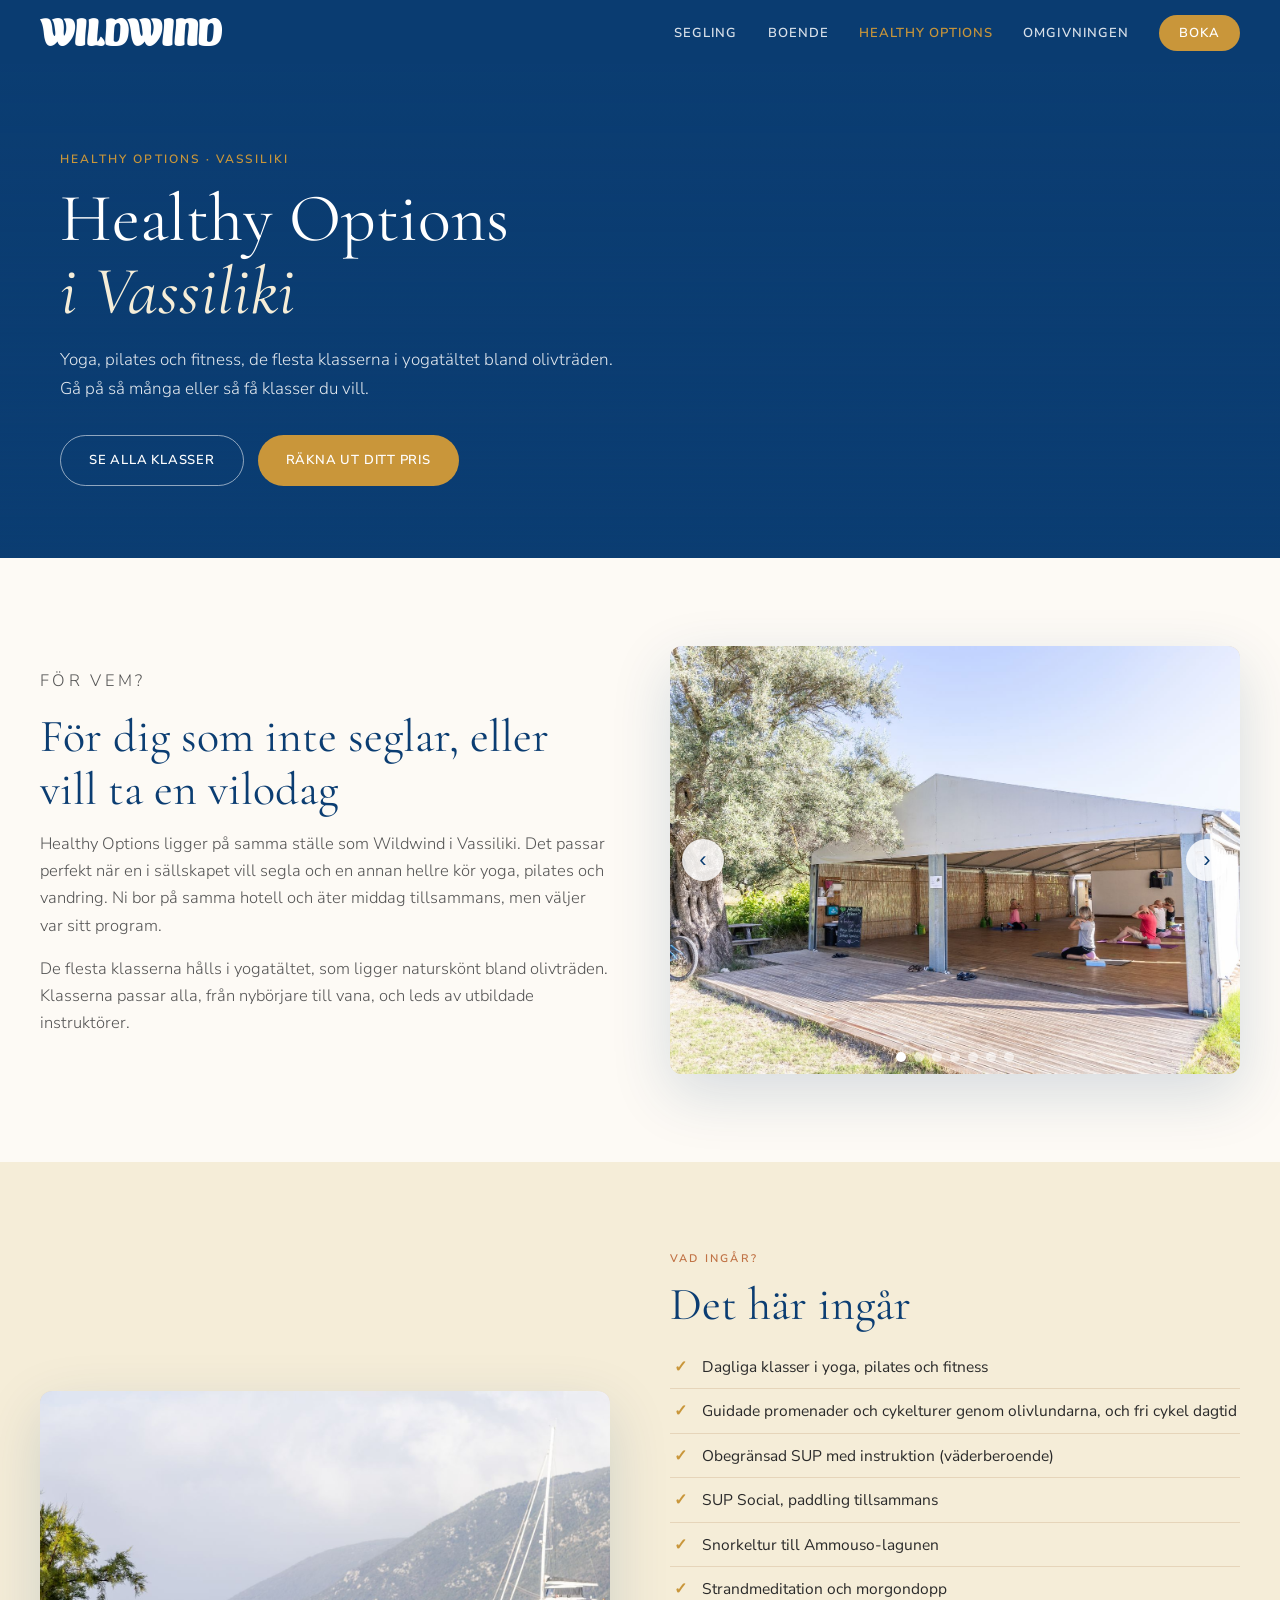
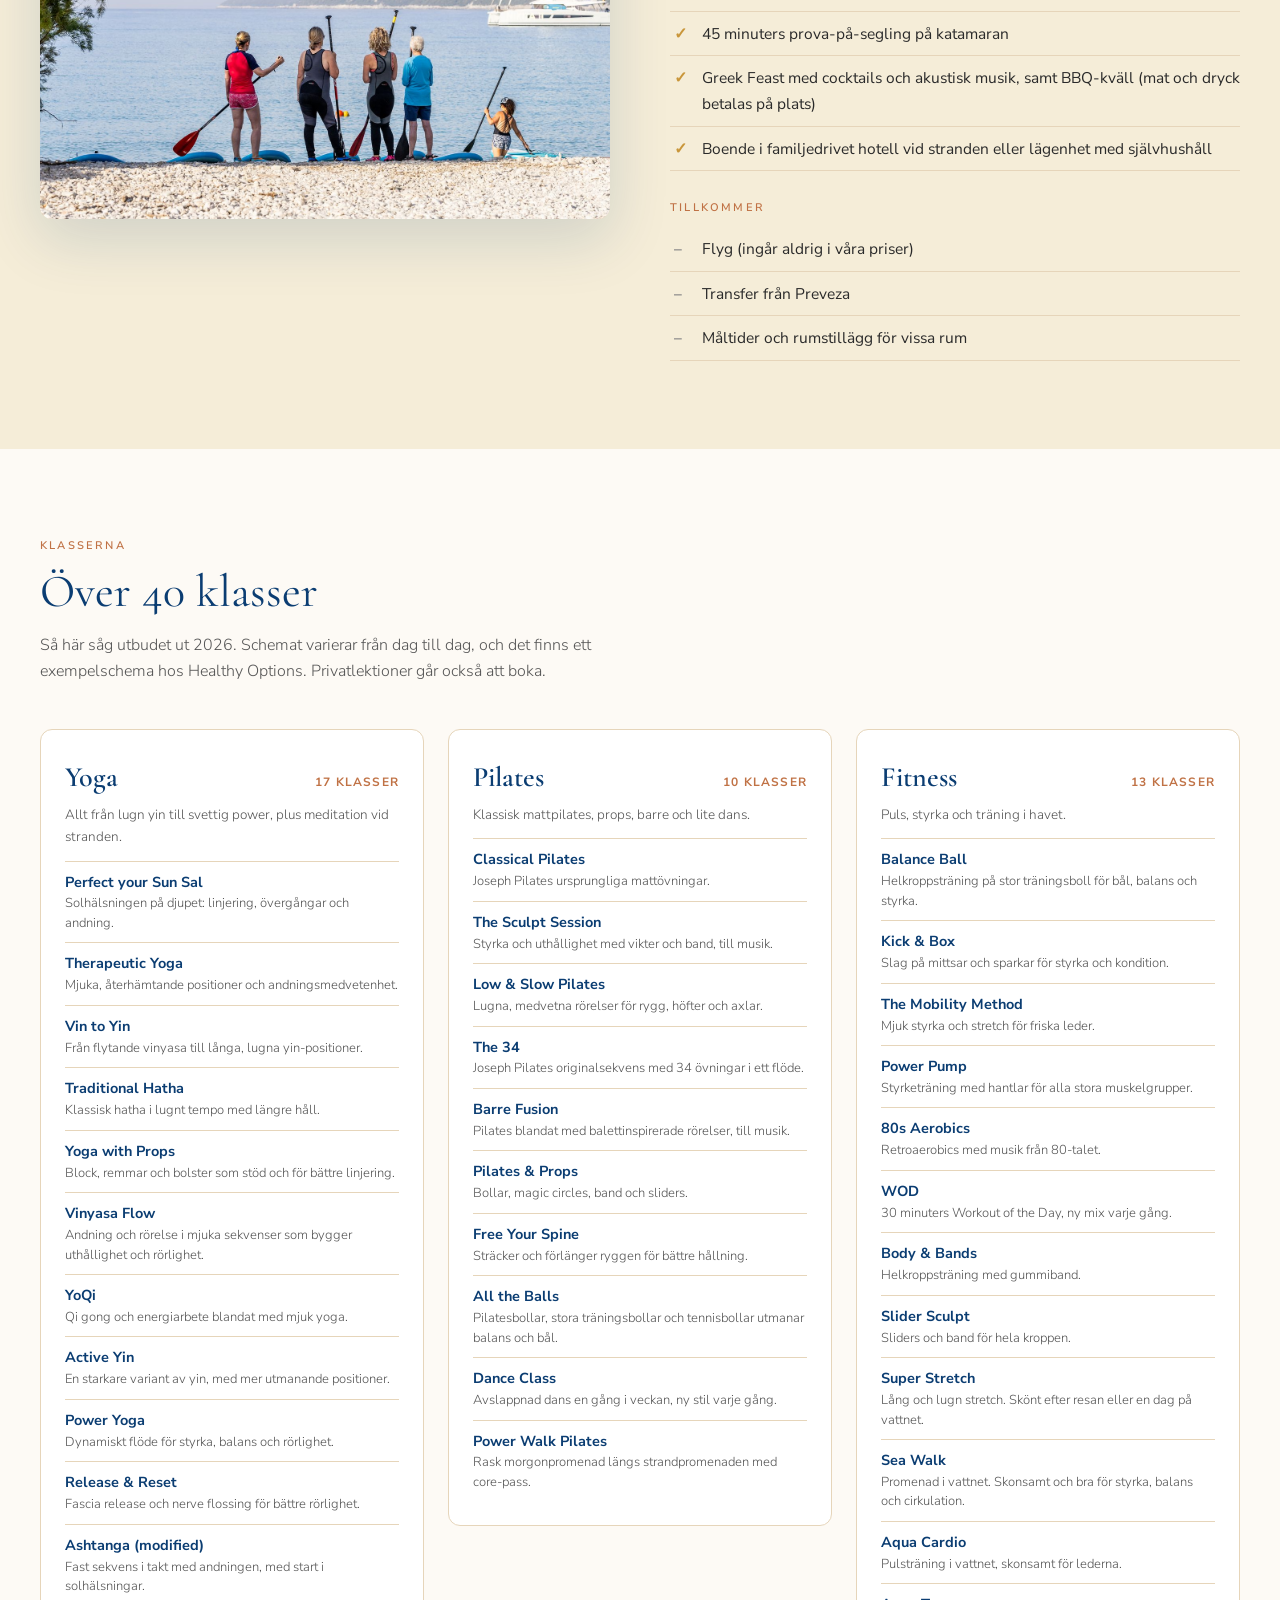
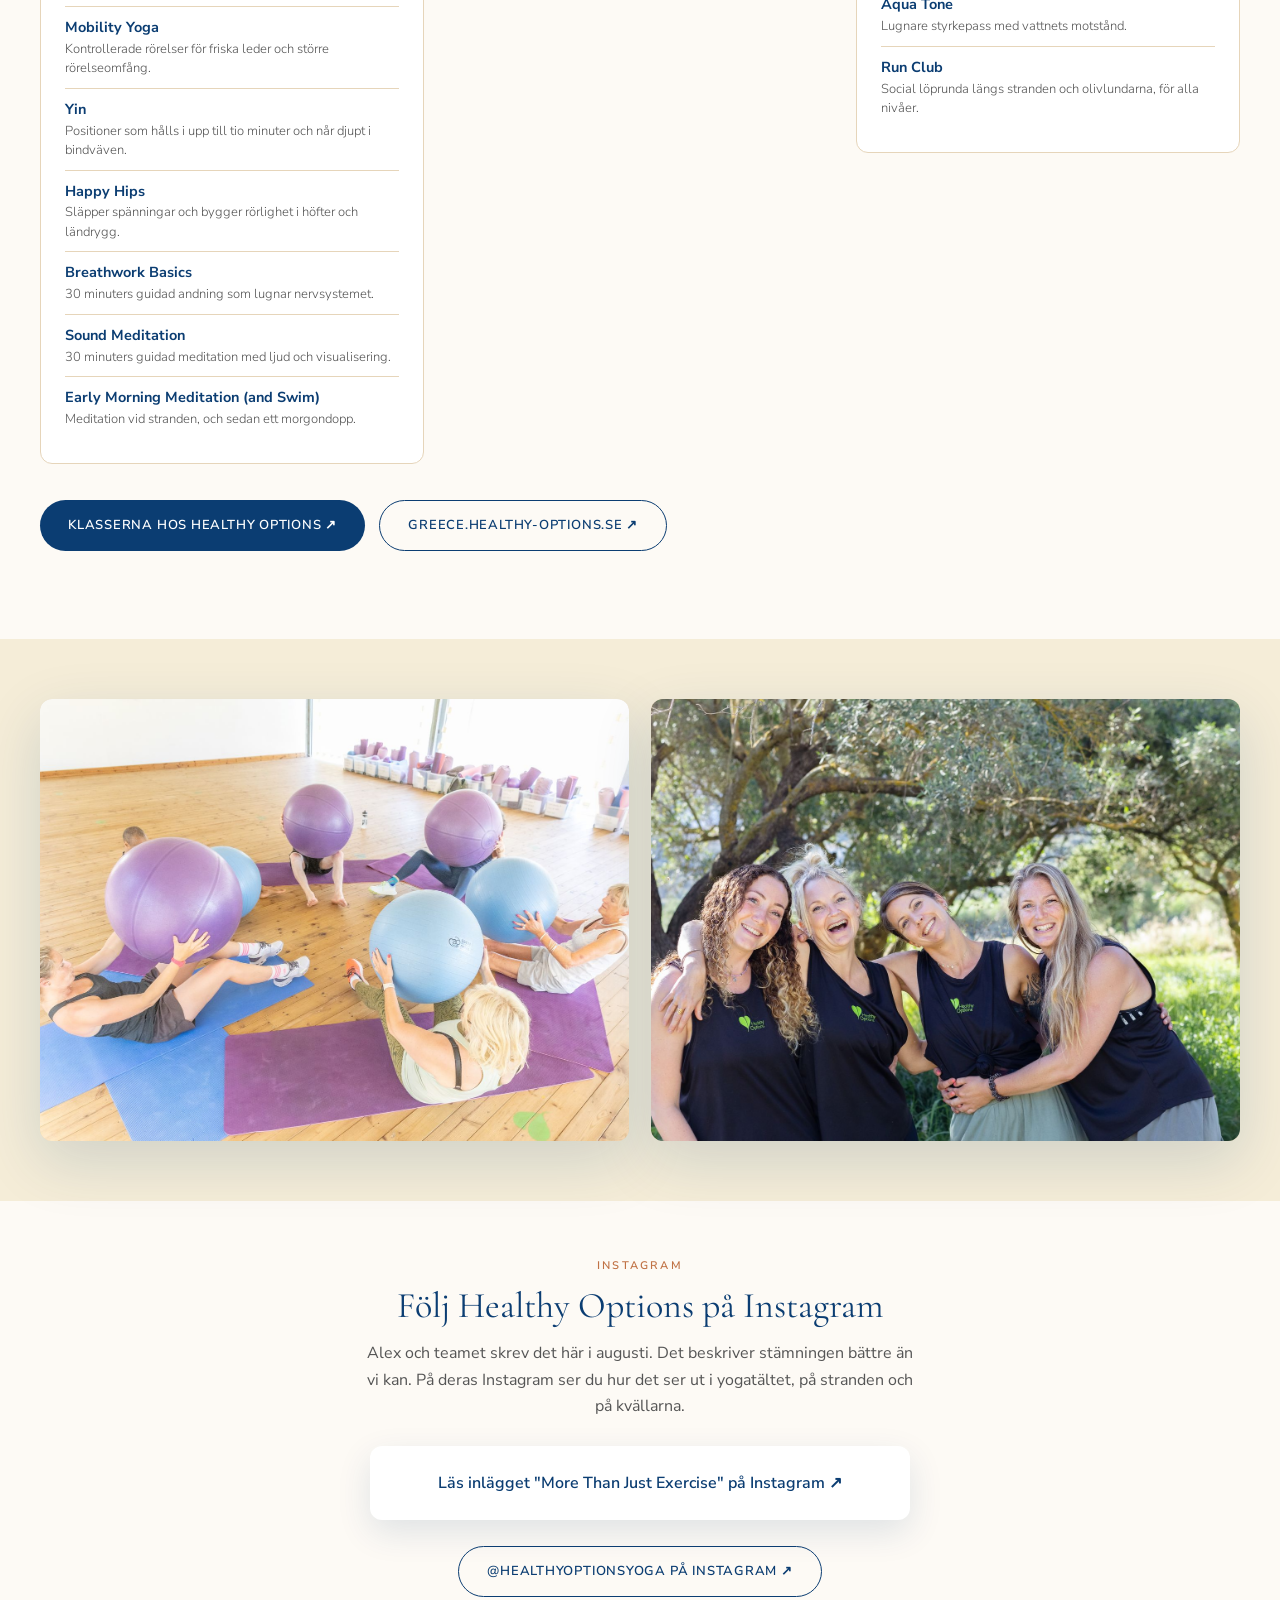
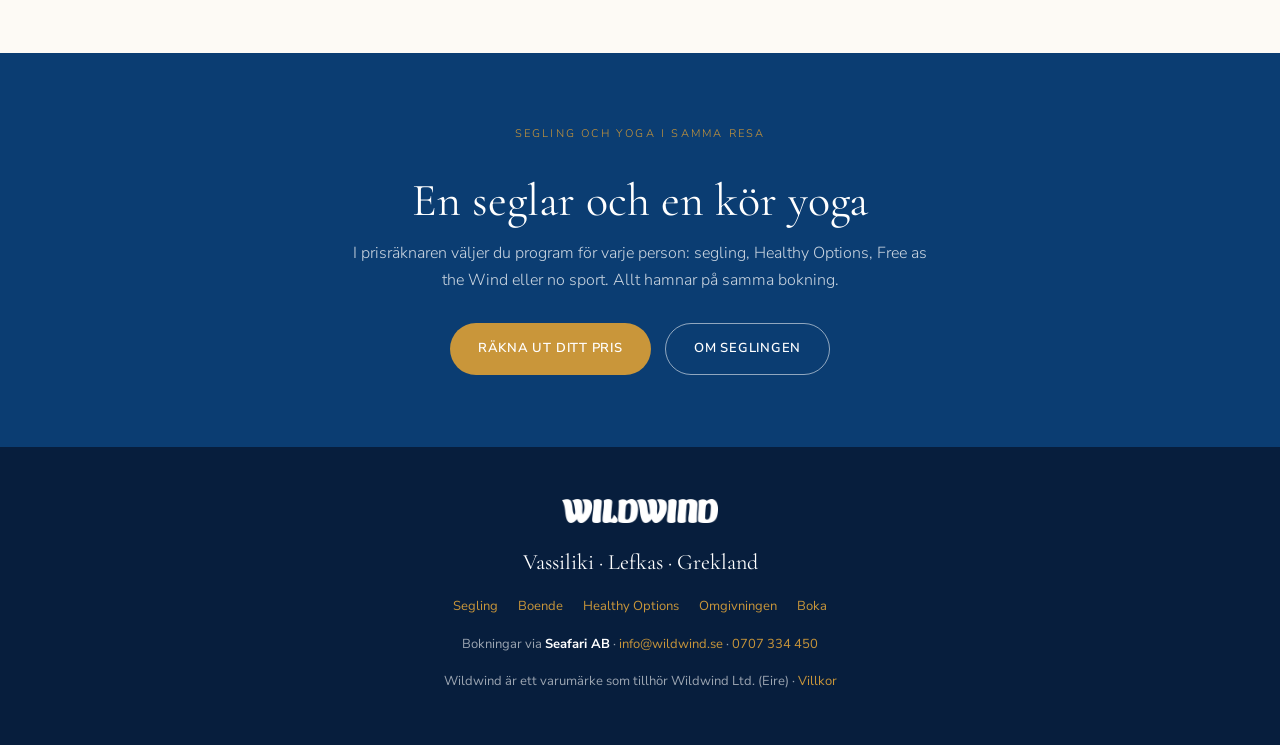
<file: healthy-options.html>
<!DOCTYPE html>
<html lang="sv">
<head>
<meta charset="UTF-8"/>
<meta name="viewport" content="width=device-width, initial-scale=1.0"/>
<title>Healthy Options i Vassiliki – yoga, pilates & fitness</title>
<meta name="description" content="Över 40 klasser i yoga, pilates och fitness i yogatältet bland olivträden i Vassiliki, på samma ställe som seglingen. Bokas via Seafari AB."/>
<meta property="og:title" content="Healthy Options i Vassiliki – yoga, pilates & fitness"/>
<meta property="og:description" content="Över 40 klasser i yoga, pilates och fitness i yogatältet bland olivträden i Vassiliki, på samma ställe som seglingen. Bokas via Seafari AB."/>
<meta property="og:image" content="https://388cb386b0d7908468c4-d7f86a40e40caa5d570fbd7e2287a9d8.ssl.cf3.rackcdn.com/images/spotlights/1920x491/yoga-holidays-greece-01970.jpg"/>
<meta property="og:type" content="website"/>
<link rel="apple-touch-icon" href="apple-touch-icon.png"/>
<link rel="preconnect" href="https://fonts.googleapis.com"/>
<link rel="preconnect" href="https://fonts.gstatic.com" crossorigin/>
<link href="https://fonts.googleapis.com/css2?family=Cormorant+Garamond:ital,wght@0,400;0,600;1,400&family=Nunito+Sans:wght@300;400;600;700&display=swap" rel="stylesheet"/>
<link rel="stylesheet" href="wildwind.css"/>
</head>
<body>
<nav class="site-nav" aria-label="Huvudmeny">
  <a class="nav-logo" href="index.html" aria-label="Wildwind – startsidan"><img src="wildwind-logo-vit.png" alt="Wildwind" width="182" height="28"/></a>
  <button class="nav-toggle" type="button" aria-label="Öppna menyn" aria-expanded="false">☰</button>
  <ul class="nav-links">
    <li><a href="segling.html">Segling</a></li>
    <li><a href="boende.html">Boende</a></li>
    <li><a href="healthy-options.html" aria-current="page">Healthy Options</a></li>
    <li><a href="omgivningen.html">Omgivningen</a></li>
    <li><a href="boka.html" class="nav-boka">Boka</a></li>
  </ul>
</nav>
<header class="hero hero-page">
  <div class="hero-img" style="background-image:url('https://388cb386b0d7908468c4-d7f86a40e40caa5d570fbd7e2287a9d8.ssl.cf3.rackcdn.com/images/spotlights/1920x491/yoga-holidays-greece-01970.jpg')"></div>
  <div class="hero-overlay"></div>
  <div class="hero-content">
    <p class="eyebrow">Healthy Options · Vassiliki</p>
    <h1>Healthy Options<br/><em>i Vassiliki</em></h1>
    <p class="lead">Yoga, pilates och fitness, de flesta klasserna i yogatältet bland olivträden. Gå på så många eller så få klasser du vill.</p>
    <div class="ctas">
      <a href="#klasser" class="btn btn-outline">Se alla klasser</a>
      <a href="boka.html" class="btn btn-primary">Räkna ut ditt pris</a>
    </div>
  </div>
</header>

<!-- INTRO -->
<section>
  <div class="inner split">
    <div class="prose">
      <p class="label">För vem?</p>
      <h2 class="section-title">För dig som inte seglar, eller vill ta en vilodag</h2>
      <p>Healthy Options ligger på samma ställe som Wildwind i Vassiliki. Det passar perfekt när en i sällskapet vill segla och en annan hellre kör yoga, pilates och vandring. Ni bor på samma hotell och äter middag tillsammans, men väljer var sitt program.</p>
      <p>De flesta klasserna hålls i yogatältet, som ligger naturskönt bland olivträden. Klasserna passar alla, från nybörjare till vana, och leds av utbildade instruktörer.</p>
    </div>
    <div class="slides" aria-label="Bildspel från Healthy Options">
      <img src="bilder/yogatalt-utsida.jpg" alt="Yogatältet bland olivträden" class="on"/>
      <img src="bilder/ho-1.jpg" alt="Yoga på stranden" loading="lazy"/>
      <img src="bilder/ho-2.jpg" alt="Klass i yogatältet" loading="lazy"/>
      <img src="bilder/ho-3.jpg" alt="Snorkeltur i turkost vatten" loading="lazy"/>
      <img src="bilder/ho-4.jpg" alt="Yoga vid vattnet" loading="lazy"/>
      <img src="bilder/ho-5.jpg" alt="Yoga i tältet med utsikt mot olivträden" loading="lazy"/>
      <img src="bilder/ho-6.jpg" alt="Middag under jasminen" loading="lazy"/>
    </div>
  </div>
</section>

<!-- INGÅR -->
<section class="bg-sand">
  <div class="inner split reverse">
    <div>
      <p class="label">Vad ingår?</p>
      <h2 class="section-title">Det här ingår</h2>
      <ul class="checks">
        <li>Dagliga klasser i yoga, pilates och fitness</li>
        <li>Guidade promenader och cykelturer genom olivlundarna, och fri cykel dagtid</li>
        <li>Obegränsad SUP med instruktion (väderberoende)</li>
        <li>SUP Social, paddling tillsammans</li>
        <li>Snorkeltur till Ammouso-lagunen</li>
        <li>Strandmeditation och morgondopp</li>
        <li>45 minuters prova-på-segling på katamaran</li>
        <li>Greek Feast med cocktails och akustisk musik, samt BBQ-kväll (mat och dryck betalas på plats)</li>
        <li>Boende i familjedrivet hotell vid stranden eller lägenhet med självhushåll</li>
      </ul>
      <p class="label" style="margin-top:28px;">Tillkommer</p>
      <ul class="checks minus">
        <li>Flyg (ingår aldrig i våra priser)</li>
        <li>Transfer från Preveza</li>
        <li>Måltider och rumstillägg för vissa rum</li>
      </ul>
    </div>
    <div class="photo"><img src="bilder/sup-grupp.jpg" alt="SUP från stranden" loading="lazy"/></div>
  </div>
</section>

<!-- KLASSER -->
<section id="klasser">
  <div class="inner">
    <p class="label">Klasserna</p>
    <h2 class="section-title">Över 40 klasser</h2>
    <p class="section-sub">Så här såg utbudet ut 2026. Schemat varierar från dag till dag, och det finns ett exempelschema hos Healthy Options. Privatlektioner går också att boka.</p>
    <div class="classes">
      <div class="class-group">
        <h3>Yoga <span>17 KLASSER</span></h3>
        <p class="intro">Allt från lugn yin till svettig power, plus meditation vid stranden.</p>
        <div class="class"><b>Perfect your Sun Sal</b><small>Solhälsningen på djupet: linjering, övergångar och andning.</small></div>
        <div class="class"><b>Therapeutic Yoga</b><small>Mjuka, återhämtande positioner och andningsmedvetenhet.</small></div>
        <div class="class"><b>Vin to Yin</b><small>Från flytande vinyasa till långa, lugna yin-positioner.</small></div>
        <div class="class"><b>Traditional Hatha</b><small>Klassisk hatha i lugnt tempo med längre håll.</small></div>
        <div class="class"><b>Yoga with Props</b><small>Block, remmar och bolster som stöd och för bättre linjering.</small></div>
        <div class="class"><b>Vinyasa Flow</b><small>Andning och rörelse i mjuka sekvenser som bygger uthållighet och rörlighet.</small></div>
        <div class="class"><b>YoQi</b><small>Qi gong och energiarbete blandat med mjuk yoga.</small></div>
        <div class="class"><b>Active Yin</b><small>En starkare variant av yin, med mer utmanande positioner.</small></div>
        <div class="class"><b>Power Yoga</b><small>Dynamiskt flöde för styrka, balans och rörlighet.</small></div>
        <div class="class"><b>Release &amp; Reset</b><small>Fascia release och nerve flossing för bättre rörlighet.</small></div>
        <div class="class"><b>Ashtanga (modified)</b><small>Fast sekvens i takt med andningen, med start i solhälsningar.</small></div>
        <div class="class"><b>Mobility Yoga</b><small>Kontrollerade rörelser för friska leder och större rörelseomfång.</small></div>
        <div class="class"><b>Yin</b><small>Positioner som hålls i upp till tio minuter och når djupt i bindväven.</small></div>
        <div class="class"><b>Happy Hips</b><small>Släpper spänningar och bygger rörlighet i höfter och ländrygg.</small></div>
        <div class="class"><b>Breathwork Basics</b><small>30 minuters guidad andning som lugnar nervsystemet.</small></div>
        <div class="class"><b>Sound Meditation</b><small>30 minuters guidad meditation med ljud och visualisering.</small></div>
        <div class="class"><b>Early Morning Meditation (and Swim)</b><small>Meditation vid stranden, och sedan ett morgondopp.</small></div>
      </div>
      <div class="class-group">
        <h3>Pilates <span>10 KLASSER</span></h3>
        <p class="intro">Klassisk mattpilates, props, barre och lite dans.</p>
        <div class="class"><b>Classical Pilates</b><small>Joseph Pilates ursprungliga mattövningar.</small></div>
        <div class="class"><b>The Sculpt Session</b><small>Styrka och uthållighet med vikter och band, till musik.</small></div>
        <div class="class"><b>Low &amp; Slow Pilates</b><small>Lugna, medvetna rörelser för rygg, höfter och axlar.</small></div>
        <div class="class"><b>The 34</b><small>Joseph Pilates originalsekvens med 34 övningar i ett flöde.</small></div>
        <div class="class"><b>Barre Fusion</b><small>Pilates blandat med balettinspirerade rörelser, till musik.</small></div>
        <div class="class"><b>Pilates &amp; Props</b><small>Bollar, magic circles, band och sliders.</small></div>
        <div class="class"><b>Free Your Spine</b><small>Sträcker och förlänger ryggen för bättre hållning.</small></div>
        <div class="class"><b>All the Balls</b><small>Pilatesbollar, stora träningsbollar och tennisbollar utmanar balans och bål.</small></div>
        <div class="class"><b>Dance Class</b><small>Avslappnad dans en gång i veckan, ny stil varje gång.</small></div>
        <div class="class"><b>Power Walk Pilates</b><small>Rask morgonpromenad längs strandpromenaden med core-pass.</small></div>
      </div>
      <div class="class-group">
        <h3>Fitness <span>13 KLASSER</span></h3>
        <p class="intro">Puls, styrka och träning i havet.</p>
        <div class="class"><b>Balance Ball</b><small>Helkroppsträning på stor träningsboll för bål, balans och styrka.</small></div>
        <div class="class"><b>Kick &amp; Box</b><small>Slag på mittsar och sparkar för styrka och kondition.</small></div>
        <div class="class"><b>The Mobility Method</b><small>Mjuk styrka och stretch för friska leder.</small></div>
        <div class="class"><b>Power Pump</b><small>Styrketräning med hantlar för alla stora muskelgrupper.</small></div>
        <div class="class"><b>80s Aerobics</b><small>Retroaerobics med musik från 80-talet.</small></div>
        <div class="class"><b>WOD</b><small>30 minuters Workout of the Day, ny mix varje gång.</small></div>
        <div class="class"><b>Body &amp; Bands</b><small>Helkroppsträning med gummiband.</small></div>
        <div class="class"><b>Slider Sculpt</b><small>Sliders och band för hela kroppen.</small></div>
        <div class="class"><b>Super Stretch</b><small>Lång och lugn stretch. Skönt efter resan eller en dag på vattnet.</small></div>
        <div class="class"><b>Sea Walk</b><small>Promenad i vattnet. Skonsamt och bra för styrka, balans och cirkulation.</small></div>
        <div class="class"><b>Aqua Cardio</b><small>Pulsträning i vattnet, skonsamt för lederna.</small></div>
        <div class="class"><b>Aqua Tone</b><small>Lugnare styrkepass med vattnets motstånd.</small></div>
        <div class="class"><b>Run Club</b><small>Social löprunda längs stranden och olivlundarna, för alla nivåer.</small></div>
      </div>
    </div>
    <div class="ctas" style="margin-top:36px;">
      <a href="https://greece.healthy-options.se/yoga-and-pilates-classes" target="_blank" rel="noopener" class="btn btn-dark">Klasserna hos Healthy Options ↗</a>
      <a href="https://greece.healthy-options.se/" target="_blank" rel="noopener" class="btn btn-ghost">greece.healthy-options.se ↗</a>
    </div>
  </div>
</section>

<!-- BILDER -->
<section class="bg-sand" style="padding-top:60px;padding-bottom:60px;">
  <div class="inner cards two">
    <div class="photo"><img src="bilder/yogatalt-pilates.jpg" alt="Pilates med boll i yogatältet" loading="lazy"/></div>
    <div class="photo"><img src="bilder/ho-instruktorer.jpg" alt="Healthy Options instruktörer" loading="lazy"/></div>
  </div>
</section>

<!-- INSTAGRAM -->
<section style="padding:56px 40px;">
  <div class="inner-narrow" style="text-align:center;">
    <p class="label">Instagram</p>
    <h2 class="section-title" style="font-size:clamp(26px,3.2vw,36px);">Följ Healthy Options på Instagram</h2>
    <p style="color:var(--text-mid);margin:0 auto 26px;max-width:560px;">Alex och teamet skrev det här i augusti. Det beskriver stämningen bättre än vi kan. På deras Instagram ser du hur det ser ut i yogatältet, på stranden och på kvällarna.</p>
    <div class="insta-embed">
      <blockquote class="instagram-media" data-instgrm-permalink="https://www.instagram.com/p/DcjTn22iSKD/" data-instgrm-version="14" style="background:#fff;border:0;border-radius:12px;box-shadow:0 12px 34px rgba(11,61,114,.12);margin:0 auto;max-width:540px;min-width:280px;width:100%;padding:0;">
        <a href="https://www.instagram.com/p/DcjTn22iSKD/" target="_blank" rel="noopener" style="display:block;padding:24px;color:var(--azure);font-weight:600;text-decoration:none;">Läs inlägget "More Than Just Exercise" på Instagram ↗</a>
      </blockquote>
    </div>
    <a href="https://www.instagram.com/healthyoptionsyoga/" target="_blank" rel="noopener" class="btn btn-ghost" style="margin-top:26px;">@healthyoptionsyoga på Instagram ↗</a>
    <script async src="https://www.instagram.com/embed.js"></script>
  </div>
</section>

<!-- KOMBINERA -->
<section class="cta-band">
  <p class="label">Segling och yoga i samma resa</p>
  <h2>En seglar och en kör yoga</h2>
  <p>I prisräknaren väljer du program för varje person: segling, Healthy Options, Free as the Wind eller no sport. Allt hamnar på samma bokning.</p>
  <div class="ctas">
    <a href="boka.html" class="btn btn-primary">Räkna ut ditt pris</a>
    <a href="segling.html" class="btn btn-outline">Om seglingen</a>
  </div>
</section>

<footer>
  <p class="f-title"><img src="wildwind-logo-vit.png" alt="Wildwind" width="156" height="24" style="display:inline-block;margin-bottom:10px;"/><br/>Vassiliki · Lefkas · Grekland</p>
  <nav class="f-nav" aria-label="Sidfot">
    <a href="segling.html">Segling</a><a href="boende.html">Boende</a><a href="healthy-options.html">Healthy Options</a><a href="omgivningen.html">Omgivningen</a><a href="boka.html">Boka</a>
  </nav>
  <p>Bokningar via <strong>Seafari AB</strong> · <a href="mailto:info@wildwind.se">info@wildwind.se</a> · <a href="tel:+46707334450">0707 334 450</a></p>
  <p style="margin-top:16px;">Wildwind är ett varumärke som tillhör Wildwind Ltd. (Eire) · <a href="https://wildwind.se/terms_and_conditions" target="_blank" rel="noopener">Villkor</a></p>
</footer>
<script src="wildwind.js"></script>
</body>
</html>
</file>
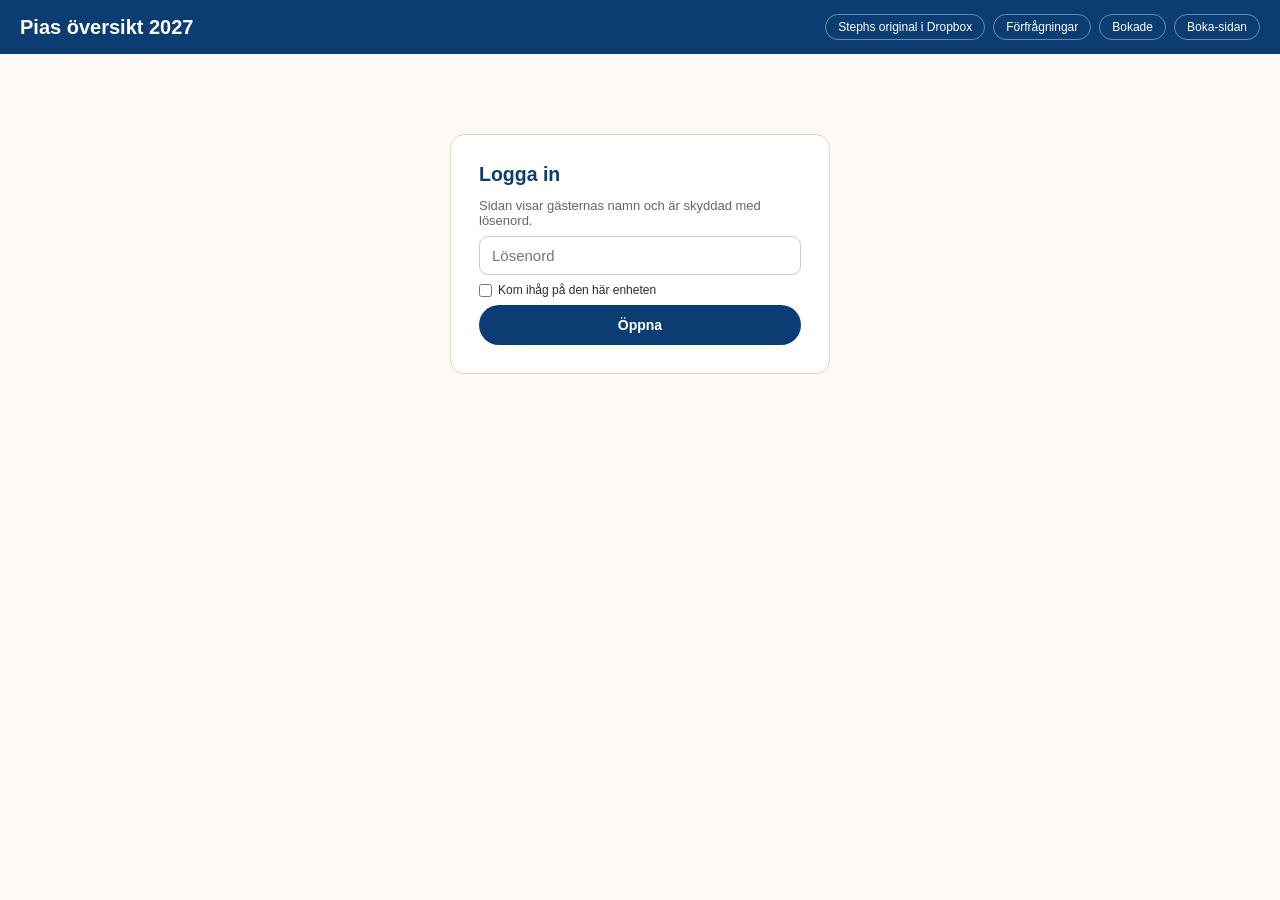
<file: pia.html>
<!DOCTYPE html>
<html lang="sv"><head>
<meta charset="utf-8"><meta name="viewport" content="width=device-width,initial-scale=1">
<meta name="robots" content="noindex,nofollow">
<title>Pias översikt 2027</title>
<style>
:root{--azure:#0B3D72;--sand:#F5EDD8;--sand2:#E6D5BA;--text:#2A2A2A;--mid:#666;
--se:#9B59B6;--de:#F4D03F;--nl:#F39C12;--uk:#5DADE2;--dir:#AAB7B8;--ovr:#58D68D;}
*{box-sizing:border-box;margin:0;padding:0}
body{font-family:Arial,Helvetica,sans-serif;background:#FDFAF5;color:var(--text);font-size:13px}
header{background:var(--azure);color:#fff;padding:14px 20px;display:flex;gap:12px;align-items:center;flex-wrap:wrap}
header h1{font-size:20px;font-weight:600}
header .upd{opacity:.7;font-size:12px}
header .lankar{margin-left:auto;display:flex;gap:8px;flex-wrap:wrap}
header .lankar a{color:#fff;border:1px solid rgba(255,255,255,.4);border-radius:20px;padding:5px 12px;text-decoration:none;font-size:12px}
#las{max-width:380px;margin:80px auto;background:#fff;border:1px solid var(--sand2);border-radius:14px;padding:28px}
#las h2{color:var(--azure);margin-bottom:12px}
#las input[type=password]{width:100%;padding:10px 12px;border:1px solid #ccc;border-radius:9px;font-size:15px;margin:8px 0}
#las button{width:100%;padding:12px;border:0;border-radius:30px;background:var(--azure);color:#fff;font-weight:700;font-size:14px;cursor:pointer;margin-top:8px}
#las .fel{color:#b04a3d;margin-top:8px;display:none}
.sektion{padding:16px 20px}
.sektion h2{color:var(--azure);font-size:17px;margin-bottom:8px}
.legend{display:flex;gap:14px;flex-wrap:wrap;margin-bottom:10px;align-items:center}
.legend span{display:inline-flex;align-items:center;gap:6px;font-size:12px;font-weight:600}
.legend i{width:14px;height:14px;border-radius:3px;display:inline-block}
.legend label{margin-left:auto;font-size:12px;cursor:pointer}
.ruta{overflow:auto;max-height:75vh;border:1px solid #ece7dc;border-radius:8px;background:#fff}
table{border-collapse:collapse}
th.rum,td.rum{position:sticky;left:0;background:#fff;z-index:2;text-align:left;padding:4px 8px;min-width:120px;border-right:2px solid var(--sand2)}
th{position:sticky;top:0;background:var(--azure);color:#fff;font-size:11px;padding:6px 4px;z-index:3;white-space:nowrap}
th.rum{z-index:4;background:var(--azure);color:#fff}
tr.sek td{background:var(--azure);color:#fff;font-size:10px;font-weight:700;letter-spacing:.1em;text-transform:uppercase;padding:4px 8px}
td.c{width:70px;min-width:70px;height:34px;border:1px solid #f0ebe0;padding:0;cursor:default;position:relative}
td.c.b{cursor:pointer}
td.c .dgr{display:flex;height:100%}
td.c .dgr i{flex:1;display:block}
td.c .dgr i.h{background-image:repeating-linear-gradient(45deg,rgba(255,255,255,.75) 0 4px,transparent 4px 8px)!important}
td.c .lbl{position:absolute;inset:0;display:flex;align-items:center;justify-content:center;font-size:10px;font-weight:700;overflow:hidden;white-space:nowrap;padding:0 2px;pointer-events:none}
td.c .lbl.del{justify-content:flex-start}
tr.annan td.rum .rn{color:#9a9f9f}
tr.annan td.rum .rd{color:#b5b5b5}
tr.annan td.c{background:#f7f7f5}
tr.annan td.c .dgr i.av{opacity:.28}
tr.annan td.c .lbl.av{color:#999}
td.c.dim .dgr,td.c.dim .lbl{opacity:.15}
.rn{font-weight:700;color:var(--azure);font-size:12px}.rd{font-size:10px;color:var(--mid)}
#info{position:fixed;right:16px;bottom:16px;max-width:340px;background:#fff;border:1px solid var(--sand2);border-radius:12px;box-shadow:0 10px 30px rgba(0,0,0,.15);padding:16px;display:none;z-index:20}
#info h3{color:var(--azure);margin-bottom:6px}
#info .x{position:absolute;top:8px;right:12px;cursor:pointer;border:0;background:none;font-size:18px}
.knappar{display:flex;gap:10px;flex-wrap:wrap}
.knapp{display:inline-block;padding:11px 18px;border-radius:30px;background:#fff;border:1px solid var(--azure);color:var(--azure);text-decoration:none;font-weight:700;font-size:13px}
.knapp:hover{background:var(--azure);color:#fff}
</style></head><body>
<header><h1>Pias översikt 2027</h1><span class="upd" id="upd"></span>
<div class="lankar">
<a href="https://www.dropbox.com/scl/fi/00tqgjw04ph26l50cltod/STEPH-VERSION-ALL-ROOMS-2027.xlsx?rlkey=uaw1ngacjal6m6ffs4izq25l2&dl=0" target="_blank" rel="noopener" title="Öppnar Stephs aktuella fil i Dropbox">Stephs original i Dropbox</a>
<a href="https://docs.google.com/spreadsheets/d/14Dj0ZVfxc_Cc_klXddfnPuTGM2k0PnRxeCPpMNlwdhw/edit" target="_blank" rel="noopener">Förfrågningar</a><a href="https://docs.google.com/spreadsheets/d/1dH4XJ4YGmmDhhe1UUCN1DvMCsPQ29XxdZ-hJwtLGC-4/edit" target="_blank" rel="noopener">Bokade</a>
<a href="boka.html" target="_blank">Boka-sidan</a></div></header>

<div id="las"><h2>Logga in</h2><p style="color:var(--mid)">Sidan visar gästernas namn och är skyddad med lösenord.</p>
<input type="password" id="pw" placeholder="Lösenord" autocomplete="current-password">
<label style="font-size:12px;display:flex;gap:6px;align-items:center"><input type="checkbox" id="minns"> Kom ihåg på den här enheten</label>
<button id="oppna">Öppna</button><div class="fel" id="fel">Fel lösenord.</div></div>

<div id="app" style="display:none">
<div class="sektion"><h2>Bokningar per rum och vecka</h2>
<div class="legend">
<span><i style="background:var(--se)"></i>Svenska</span><span><i style="background:var(--de)"></i>Tyska</span>
<span><i style="background:var(--nl)"></i>Holländska</span><span><i style="background:var(--uk)"></i>Brittiska</span>
<span><i style="background:var(--dir)"></i>Direkt</span><span><i style="background:var(--ovr)"></i>Övriga</span>
<span><i style="background:repeating-linear-gradient(45deg,#ccc 0 3px,#fff 3px 6px)"></i>On hold</span>
<span><i style="background:#f7f7f5;border:1px solid #ddd"></i>Grått rumsnamn = rum du inte säljer</span>
<label><input type="checkbox" id="baraSe"> Visa bara svenska</label></div>
<div class="ruta"><table id="tbl"></table></div>
<p style="font-size:11px;color:var(--mid);margin-top:6px">Varje ruta är en vecka lördag till fredag, delad i sju dagar, så att in- och utcheckning mitt i veckan syns. Håll musen över en ruta för namn och datum, klicka för detaljer. Hämtat ur Stephs lista varje morgon. Svenska bokningar visas alltid i full färg.</p></div>
<div class="sektion ark" id="forf"><h2>Google-arken</h2>
<p style="color:var(--mid);margin-bottom:10px">Arken öppnas i en egen flik. Safari släpper inte in Google-inloggningen inuti en annan sajt, därför visas de inte här.</p>
<div class="knappar"><a class="knapp" href="https://docs.google.com/spreadsheets/d/14Dj0ZVfxc_Cc_klXddfnPuTGM2k0PnRxeCPpMNlwdhw/edit" target="_blank" rel="noopener">Förfrågningar från sajten</a>
<a class="knapp" id="bokade" href="https://docs.google.com/spreadsheets/d/1dH4XJ4YGmmDhhe1UUCN1DvMCsPQ29XxdZ-hJwtLGC-4/edit" target="_blank" rel="noopener">Bokade (delas med Steph)</a></div></div>
</div>
<div id="info"><button class="x" onclick="this.parentNode.style.display='none'">×</button><div id="infoTxt"></div></div>

<script>
const ENC = {"salt": "KFyyA7SO5tlA5Yv2QpIN8Q==", "iv": "QMWUSeB3l8sk2oxT", "ct": "1gVYqD8WxwFGQvxCiM0/Ndd+ZAE+igYVYr/bpp4Pd11u6Rwatu6t7bgtRQVNNfbGofoQdUfzWu+H++jTx85J6/iResf6sfWTgEWQiBKBRjBKTbz5njjAArE3kPOwgr6ahz64jCJi7LJP8lcDDXJ4dXQ3gKuh5GZGRb91bGqF2bDOu5cyOegqXf2UE3didS6Q7ZemT+ow2pGfs0N6XMlejfyylA0OTEjRxp+ZehQeshMLQRCbxsy1hI+WFcYVnKnrNMjV+LqhQkPJ0hkcoMtXpwij/vQKYv3FbvemLT4DEaytj1lL5zzFxKU/+YhTRgAnSp6qm4wMih3nWhxFnqhnjbL6BFEA35KdJtzhmm9ux/ft6oLT1TF7rBDYDJDVamkmot203ceXxPwCCpM+oDxdDQxWz1MRmYurU30+RMpIYM3kBJVDk47+T2lbFBMI+HgZSZwUUvMtKkoqQfeERD6oKVgo6PY/hO916m1e8x1HUbwUMgjij6tsX5+ZlggLXUcLPe1+TOFTNLWJvzeEnFg2pKSedxZOVS2vLxQLWjiy7HqdlgYSCNOir8EGpVZCLPn4/LwRcgQSUbzwx1j0ztyXJyVrgYoORhDR085lbAcNfPj7eOjQdzurJVvzIMnZJUzYTVQOdUlpJti+ZZIfYNkqZt72j370aHGdhqVx5b2y9AKMYtT37YQpDHy2QRVmG5IEKKxqRjXslkqwBuo7Wb8Wxb/IwehQeCv8BtNvCaeYzIy77BaORn7DTwatSdzv3/NDO6NOAX22mMCmLKQWKFgpNZqtr48wKVUG8I5rwgOo9JXNK0YTRBad+H/mKiinlnNgJ+yl5nx2UaUKlRzPAV2IwkUbp5m9nKGHMa5aEn/qZsyxO4T5zLMv4pDa1NYsglqkE7TANGY4B5mp6nMvYl6UuKEcJrO/AVHIlANA/S2b9+q3uuajGW85cJAEdCcTaaQqTcmEAUeNZYMt8yOUZ/4dFsQliaEGCWHfoxfd2yDXh6e2AH630PvcWRH+9v4r3/fV389P79HGsuKZmn0cJPxemp6O5s1UDTy83WRxjIfpeG4YT08yTZG3bOwqWToXcAG9Dnc6tN99rVUpXEdvNkPNYP2ixE4TD14YdNPqxhtcobn8/TIPycSUoxxDp6Q0+lK4tAwd8sWiKzSc5xFtqH1ijcmIWPuo1PyrJhpxCpKSWB6VVddybhcWyQ2q0ucnrESh7VTnficOfDhj4xPJr6qc9PmTcgB6Jl0nxrIqwVrMx+FCM9xzwCU8OzO7+IayOXQ/pT/smXoYYzUMyOZPEszdXo2/CTPhAbx7c36+wxSVqzZmnP7yvMJBjIAQykZTviwn5Vi2Bhp0W8KZHlFYoBfFBARMuRXVAfa9CBzyRctPDehGGkaggqiXtGvxQXG6S3T1uO5h1QuId91QxjErWHPgVs09nJmyPh7AbdnsUAVuofO0tKtQSQRGW1DZ/BThan/QHq/Mmn+wNrIw7PxExD2IKf0PTHvqxCPaY+9ncfUSaETSFcttv9LhEL3wM7SQjqDZNpQZglQG5HRdxqXs1fx5sDePgo0an24yZD/[base64]/[base64]/hxOm4cxERAcQ4kI1tui6SDlpcwEMTH1WlKzBe1hdsHMVO5QBc9k/AnpB2xIpnF+791545UqyZStd1jpsqs/9+FpDNpnFkV1b1ku1LEacMoPaDjNcTwCGzaeILh63UQ7tu2Vg7qy/[base64]/4BlVUe09yjgHCiSkDd+rhKJwjs25zX1l6OVrOk/HJNa2Hrd4H4MVHFe7k9uoGxubAd0TleUsY1G1hrBWIyK3I3BV1zmoHZpjvbYouOQbOwxulJwaZrfwX9zakWPHsIGfofSqLeHU1Hz2/wNk1YD12NusyIkCo1jJCtr9LoFVrsa/3WUiDhgI22D0OHT5lCiTRRN563H0KMcIjjmkCs4SNEMwOj2aUtya/HCAI1pyvuv6w6j23CMtNlmjZt3FH4w8HcoOUsbS0zCjA6y/uza8XOxNqxz/4WH+ffS0i0ZzZUcXVtNmZZVZL3emyopt7T55Q3aIBJChb70Igg1WGH8ZaaCtuA4YRAdV+F4upinFAIJRQNQyEzRCDMPkBu9sqsrnguiflgRkuBpNsFLDZbd5qAYsD+Cty/TyQqzjFxFf+cq525gFgZ/DuPt5DzWC742xFfR7RxRKF0H3Xep9g1wdzAj1Vjb5cx73KWwxlxayJHoJaaBeqhGnYgjXCBDxFLMS6ZC3VUxv1aTeTSMftU9gM4pVgTnat78ggm2+OWbl5Vh9BmFxA/7U9HTpXZCUt3FPnE9SrGhDzj1WoNPADY+LSPUdOHt2I0KITVbctr2UwmGOtrUQ8mMP1O/lJ3fazinegQLfFgCSQ0EzgFd1d3sMoNnKOPe2JgWt7KaEifNBT8CA7GenqjX4HYftYg7h/taI4x2BzznsKIQfpbCwu07LueIpUWfNvN03YkJN4dJEmYYHUTreySPeUKBUbUZS52ST5LZPV9Cgv7GZOVpysXSck+RG9G3XeCe/T6rpPhzy5r6/a86xgyxxI4XnYoVf+oOYhaQg5nDvOTEGmMU3IedXPieGwTRVeQLg9XRTrsShtQx+55jq8EzuGGsxVX+vb2tH/Yzs6npxANIQ08Me3iv4IIePObE3AhyzjBhiAhAtLTRp1hob1Q4G1tAsk2jaDmArsKGbC8e88U5FcInyvPZtLd2qcJdY71fjVCykNu/8ACaKZkWFAH/8gkp2DFV77DHCrHqRHf0UTQJzLWwhnuYxFGTaBP9wMUXJ1rF3QAb03beB6/SBBIgTrxspOHBDAUWQ3WuTfEgFS5G5AX/TNpj2marysv/XF8dKXqNipc6leF4XS4V4tEg/FUt2lbIGZeD3LEGdpW159UfukgARxWgrmR/[base64]/kgFpXXgFEDxSFOZxhCAiifz2uBE0yfPx3qfCmZgy3uMU/vKnYKZNpgkU4t9he7ersLskgQHoSqDhcFkWRbD9A/5g9zHf0s055v+bzM8ZN7O2pQrfe47RkSvi97QnsRTHVTB7r8Xqqd/RF1H1BX/C8uggTPxgs+AUoRHusax5z6hqbOwiA61t4gFdsahBQG1QONNOYy/NA3Ae1R8LdhSlVXFxtAI7HkHTmqNLh42ULEju39RGMGOWpDLQubsWxLgkkYu8yr7d9qWurUtKMeR+asZBfXxL6xJ0h7SEY5MPa894YBfpPEyPr8IulfyrzBHKDF4Ds/LPXYOFDSg201hxp4rcxOE2LX+LIp/xj6XYY4fWmaU9u6PXUuo19h++t90ViXiuVU8AFFRa1NZ5eSr56mKODDUatk4o7kI97UioyGW7kIN2P0EFfR/eGZWY8NwdZFOg/Ryl4lq6YWCVnx6PIYo/ZU7W8H1jkbU+9coPiaJoaPOzY/1lUQBAc51rwU7mz0VXx8IcgCM+igkyg862fJwH8aDPWvYA2qh8cVdDTb7s6NhkTkT3eDediNmmnR+j94DkBL/uZgq09bo798g1bSg6JRGoGt8RmUtaM/tVJLZ+dbJjFjfUnj9sS5zXQ2JjHJcu/sEPUf8RezOYO/MGXb3xwg2M/l2GqtVX3eYM5U63r0BC7Jtbx8E4kgLqlg+N8o8ZEfLMRVQjMC2qY4uSIMOqmxw8zaR+1jAwLZKX4lybiVP2yRaUIWpYmiDIybwWPGKeP3/cl7Wany5xdUTW0xkczIGts8EGBQPe3vHEnbAYS59S5UNLz1wqcl8P1hk7+KhUaDkmu53jJ3knJXo1xYbVLFTPsxMpBDNLr9ulQXvdDvEyYalytPYwsRu+0TJhXgTxA7IVdekZXkGECzbuZ0HijAwmu26EGSaoC+GEHaxr6VX7noAy5E/YSWgP0Gs2r0HavUrYSqFDjY0LA8WzRGMvAe7zQtxIkSSHcKty37TVIaW07GKP654FBms/5a7UupmHNh/9B0a4p8ngDVjD6q/GoHxZMEqtNS9l9nPRdMWzN3DD0LXTlvd/pv/M90/62Z63hFapfe8B4d0V4M9l8UW4D1lyNerfxRkhM4nixfNINZiIXOpziUQRlEVDBxEL38l3Uy78GCbliRqmx+HC28fjSNJfQ7c3ZYd1jDxHK8B/25SXWlJQ6xaWsqVnvTabXGIcm15itbLjJaLqOp3RgqtIEh0ubgHIjLONw11MZDRC8TGN3gwG4M8aSFLqMYgTvBG6g5wJW2bziGj5MfsSk4vEDelLaz7IkqsY/4YvemMHcFgi3APSxqVbXenDDO/sZxiuTUAa2/YDXpHc/8j89InZ/6+CyuNRIuHo8Q5yvOHJ1PpoVa6S4DM8KzCChodcyIvHYimsZikO8UWX3p4xfZc4v/3impvGVdGxlFGjBLKXiQtbD83w05IUAR9PNPm1jGTxJPI5PHtes+TvCncI6CG2Krme4CgzTzWR/eFBOVPmEZQVXfV8lHoCZs6EwD3eIYn14hxWbVsb0P7dg0BQRXlMZYJNtAMpRa942LFktzszEqjXg7zHcOGpvUs7jTt2Tn+xg/cSEepw73iwtdxu0Ry3YWLiQ2nvhTSqCmqTsrC4RU7N5002Wgoaos2WSPDQ/ZR+/0a1oyfVQ5YME4Y40FK8H4QORybRcrDPlF5DSDA6VisedVGs31k7NQv1Kn+tLvKtWyNIaimOpg7W27Us58G+bYBYf3oHVBN//x+DSYcBoWwpvLu0CyOLLVRj/yK5JHsPV5D9Mfwu7nqmEMDW987W1n2EfrKNCNWaJylstCbf+l3zJhsCX4ESbuQaQNxbOgchp8gZI8Mdx0nbFBhNXBwmdfZZ5s2okJ0QWVfRBFtT/5CqBN+7/VaFA0+wk/+OQhVgmjtxBQJx07MiG8Mvni/P7BGs0uf381+2Z8NN3WbL40ZSFbINjl19UKgOWewX2t+PpE4IBrpkbQlK/C74jKai3q2hs//6E9rOAy5Zx7aKvwUcnsnNhQJB/o3fzwYb0LUPvZFJQfXCjsjzEVF402F0Ty9jn5SLhMzDDJJGFkhmK0iuhEGNA6iaiLtcdgieivU0v+JZKpV2mdJbCqTj06mT5bUZ6Q3GVuoG/SxUfXR3EKKvVeCSjPX0RwyIjBQrNyQ0G9BfMKofQplHwdaUGXsnVoeWYfV8VhLM8+vGMEXAmK8Uba77LN3S/Rt4pK2S6Lejn5OiVBeDmkkx7jWa9iSqUN1IcqPACcQC1r3taxmRL/[base64]/Uqs5hdU2ICmiObkV47A8OQCUIunQOPAgGMydq+sm3fmR6flo5jeE+4064mqVD/f2YJ/ivMNMIdXEoiHIz9cwzTgalj811VJM0QGqdaDniP3yRxTWbQf6hj4rwcHvx5kXafD9XoQUP4s+/UC/C51bzqODTmEEp7SoHlFdzM8Iqbs/ehRhfMjhVFVmCyy4eVQfcivlv0zm0f+6cRRBCkvypBnrY/q2FyXognzDqciU/Y2XguFr8TDwc/YRMWhd8C18Y6JZevx8UDM86uTlLbj6+w7k5VJiYj5tqw3Y7g/QmY6fTxgvKdG13iXCk6ufMi8RXb8b2TzYClyGBjITQ9x4te2T/FmlahOzX76pJuTv0vB8uHOTnskmmXWD+gKjCgeACcLWf6+sl5JbWQkslT9RkSZMOctVMNHl229q2zleuZSuZyK6i3tsXi+FJMp20uhwxOW9CRmaooKdMBPi0Jof+tQ8fnqT/W1WI+++7FAI0z2J8zGwEMi1poOhQy3t1fTTlCDW7uPCxMHmrx5PEOIGaFeX3Ph8wtyDqDGxykk/ifpsQDzuRPtKTmB+1+NKCv0Tueu+BLFWVPQ894cE9KVcho2Dp2lRB6SCoLFem5jJ/EeoKim0kO3iF4wkQpmK8D1wmZA7E2UW4DMpAPRNenk8tlpSuan2BWj0ZRmGEw8ordwpWAdey6edeR2mXinAxV1A0RzBEaGmL9qe6KCsmUSNZZx8lv6jLJxHgfMlRnhtV+SKC2VRAfzQJTkZEMzEQSCypxI+aCKaVh4ClQGmHUmM87cAMTO+spf5Cj/nKXl3oZI6aR9MqgKWTjkr1wC/lAhmCJ+7Dn1AHFfvapUI8A/5GSeIxdAB4BKyEV398w8ScoRnHRuX1JQEU2d7Jl52YBWpQ1Ien05N49hJ9nAoXSjeyc9caFBwNz2oenAxZNWPJit6xe7a/PhFjLzSA8PZZo5ZWsaedq7wpMUkcSrnB1W53zLqKw3ehg7Bro045G02/A4csXe5SD4cKgJl+dUtd9ao6jfbqGX8Uw9elh4Kj/v3n7VMgmSVc9QCZmWr8zienO0qX1JaIz2RbnoP1grQ25TAjVUJe1TVuCTA9IO2l3SCv/uxV1Wc1jViSUx1iZ5vvRDvWXlZA4xg5TYIlxSa4/UlpJmBhZAHxVQrXUw2N8XIEjO2fu7Dej91qsLmIqej+jHBmuACGkP8quxu/C/VAVysqx9T4pafH771/0v2eB0Znzd5NMiFIKIurg67aAPcn3SLCuAcXUdKFeRu0Mji73Dba3fATEflhaATzya8b4B7NqZ3hG56q4pKByF04lzeuyvk2xmqcXA+dXMTgtFCCwiaZeE4TU+33kHXkxmPbW+xkIEPCmKo7s3B6JYSVodJKa5n2Kr7z04U/higwY2DiAulKQF0iOUkRwqzSeDU+AtPNUXqqQzyJCqWtpJQld8bwOqalegDzFGaun2SZkJ59LZTquRXcPxOXWkDDSTWrTZJovwh4T9J/UEpyWfKZj6hktdBoc4fg9RvBOM8/V+wAzkvxjKnvqow0KNNJUeaUY4Oi91i3fE3IxPTppQ2SlyykHgxzu8/GuvH07xyhLnfbwzXBms270WhSV3urWZus9gj55iVZ/M9hI4zeVzu/[base64]/SE2TSKzk3dFk4hQ+4UGoUQkr3qeaQUTpHI4E4Jc1xzLZlp5YGSRsn+MyCtTaPuYhY6UzP4RDAMSiueq2cQ5tB0hdrVtt2REzOHyC7q/fjPZkHq4sC0zFdpjNiav6ackNC7ifVnRXxVjQpGNAY70BXNnKVeSvmrXRfHfga2z0xAwQS5YViImuURd0T5oHoFElCfxu3pkLXZT0LpWONMhsGtjVVO94bGrOhHLLzEacpMPRJNpC+/TD36VRb8vXbhtdAxx76pI/D9b4O5NcEKrIHmQBFxkZ9p8Q0bUTuK0xztzTKVVsVotAO/75MAUDcygbs5LMXkp/FxYldJH3y/B8mUMf+K7H0Sr9lWYkOxCpdUX9mEBFay50C3A3YoLjhgKXwkGijpld/vGcjdL/OoNRnhs1x1HsqCNPZBinYWRov5xxqnYE0Cr6VmTph3hg8U1BpbNhisuvAMtVa50FL2XfLhRUYvSoeGtwFB/YL/vw6BwdkuewNXGHH7Fa/AfaSuNw1b/LCuLTUEWFLZCPbtsyWQXLf3xwQ3+Cb065nbzT1eTysFvr8p7m5+vxtx6/ZrOkzrtkqPj23Z2MEWOkTF4X5Wzf5NdnGmCVNuIWpLSfeCi+ubuHjw/XuiFFc56jrat/XGCefe8dQBKLxJNOzBYZREZoqIjS62CeKtWJOEOiiW75lxtSmiw5u03WQbuDKCR/hjYOtViTzvQVIOcY/E2G7B6/howy+GMYU/3F1kTDpUXNEpxNPxmHX+PVx7XkkBY8hctvHq/V/Dls2mje4SMtAxIdNILP+spp4SbLRnvoYMvHIL4k6LiBPX8546TKz6LCZWkF4AXHZm6VIvfqF5kfhaHL7/mLEOhkBrASZZeX9ER7M53vKvAKriZ/mJqbUfXbbWM1sZR1UIZA/N8aQWCOI/14lS2hC2s5kbVhx3/a9S+MSEbjYbs27c6UOh3yz61AOkZvAWYXLpCiJ0c4QrjZwOLBPmzCPfpXTs6AoX8pxLH9MKuqamNR+b0Ua17uzVsNpmtzr6M2wlFRJS/KkrUeuhoBCPRrbg2juv2bLnA9i0lIBLUeN0Rm0LDPrKq4VOVEHiHrOlLlRi1gr3xzj6OE9zE4MXm4cwb8ZQ/yfui2/q4k8fHGWGIDXl16aJJSuZ8qn3aPCK1jVLt/nc8j1WUKW7nRG6y3q368QrDL613Z+0en9vHA22NrXMbGDcBADybGgvCzSFuIB042UO2RflncVM79gMceJS/IPxazoNrldtdYVo90BEc/G9fePoHSKS10l/DkqZetfVtLQrGFLR+FeA/h1GWFnl9EH7gqkWZwRxKEKFTuimRX9ukjJihvwEsZf49mnG7dRaVcFS065pi20npys2TMlpEzACeLNVyCbVmlAJO7U7zNvjSxrNac8HG5yCI3oLUDVEzNAqk0/MEbAJejPFoRIX9hWv9lYDMMoLo3KNeYq22Br8PlgGgK4SzyWk88Ef3t5HiT3bYbDaOjVJ6Q/2CvlYsERUDuV3bqPVDcrR075pvQlEPKNBpA1qljl9+a3znAOgs2lNBmBiespkLjdHJFiw+C2RFV2zvoqSTMEe3Nm+BvwP/Mnv6xaKGUI5MCQsuHlVhd0nXi5ZWZAeH0bchzoDf/u1IktGUIZbDbWQC6c48CrL6Vmn53B9rxP4hzwkfXUi7NbJftFJL8YWw1VUxHSOSqDO1S4EP5JQLyyB/GZsbudLezGPev/JT0wZuHpej7yFvxQe8glSyTuDR/NzUz/c6P60+aWjzgkA5eiVj+KSdFjDBb5A0XOsJQh5vU7HYBqkxjpGS/+ACCQCMLd/94iSeHmyfaIahFjIBui+gu5vmBpuoAoEhV022z+AYZzp/Oha1iR4ZxLsIief19MkoPfplahm37p+s1IF0vB6vGyIxWhVAFtgVu77CoxZgZHJU0Bbp4KdhnUiWSeSPkFVNqYY2K80Gxgvgt38fvYwjwppur3K/HrZB3jh+kFuoD7mIktIXpHEB8ZJrnF7Ji/[base64]/e+PW9j819hBatTMLm7ZBZRtrjXvq9BwfDB8jjahtgTMnmHz6ETo+QI3pktKhOHA/6O9/Oyz/oAe58p1XMhz00Wf8q/a8mcMr82xWgd4/[base64]/yn8CAjekZcnJf2wt3zBtbGZrnF7LB5f8sp5dErZB9R0ZfCIkuVwp0X1Pp+SUx035lcidsSAd+lSyGcj3W4ARt/n3DAGp7JbhdaPRGWafwzLXayI0+MvTBUw2rtKTTm2HeNXxmfMr97SHvKxqcno+XqYuhEyP4xJ07Q7YkGPpYBWBPXPdmE2wQk+5Z4Nd9687PDMzPHhZzerns/cGclVmFwTN2+kaIOxg44X/XNai6Cvr66PXpxG+bXd/5UbMg8EvOKQ8WEXZfZeMBI7qvf1yeJRTr1dJ5xNrcEYO7Jt/40CDsM1nH8Pkeb7dEYLsJ/OT3rSAhBEBpTfWqu8WDzTltWRB/X8kCozL1HxI912sgu6KkTXePpPmSMnu4etemfr3hEKUl6HO6vLZkFPaVbi9ssg/6T6Nu3QJzYxkpyW5KmqpAHggFa7DS+AdjzV152BhinEkkW9TiPMDFJggAf2P1Tf5WhCq0RLyBbnfiAaLmi2pnhlD/ijLgsIdkRE4OzxeGIWflggiNszFEa0Fe1/oO49vl4z/sCGrXXGdn9jhtIDKNMp5FUMYV7XBCBHKfX/XS4gK2eAQ8TQIIsI3Zy8pcnjKKnlGXnI2fFMh/artajJtPq7EU8SULUtc7RQt6Zu+vpTmeU7OQ59hx3L166mFnpFSXnNnfW/[base64]/i4o7EhPlzlea1lIhhp02f+kuqfzAQxpTYBB9aDt4psXTrnbQpiLJcoYcB0hVRqTFQSSo63YMqsuSX/MD+8yptGHfgA2tEYz0VSGtg1ka4ib97GVwbhOMfiuhiZwwPvOaPTn928tHKwxrJw6flUW/QKSy3pDYoadUJYvnvhQqzmnLlNmAk1OJzMffHO6Hkniidw0O8+FU36no3MM9ocXBBrp1djrT7rZXKm/sFYqqYWtdoLe4yNGBXrGiUgaGlNVKPl3ykHNFFYHVleLY3DB8k7z9lsukM15qul7vwkE9Zwh+YVisgZVGzfGfVgY8V6R6wCSPy6/Z2DDHcYdckmD4Xz8QWmv7ZNvxWBrqomz+X5PrgGeyEsusEjbLibE1/prCp43VPYAmcXJXG+GZnoQojN8vAWbH8n2nOTRHekwmnUTGaxirsR7Rk5RbUgPiePzD4Qj8AaIKzALEVgW0iiELI7OYOdzUg/[base64]/totjlP2cwto53reQH5RJuDtGSQ3hh7bGO1bDaPdTwViYm+aQmAySS+e2+cTqkVs/TekgJq3t6m2cukJwKuWg21G9kMIfWI8TU0m04fb+LbswzQZSIrKF0+8WCxcD7qkwt61FD/KZ9WkwLeLKFs3/xKMOPypSB3lFb2sjDU38jBMJoZ+Jjuqp0ADXYyuL/zTNJvQYyN6HAxm/L4VKuh4AGqe9cdcdXcgAzm1HqBf2Kz/QO730WlWm+XGp+9W5iVgEb+YbpTU9Tgm1+B2dY50QhXF2LThsATmhtS/9P0uJLJTzoqA8pu9nitNi23tOTDFp1Hjqpn8EInjOD+ajR9FdqSFYvi4vOudDS1yrvLSV/rYbMiTwYXPZhk57LO/xFksDoi6kCDYs49XbJwZKx0bzCKUlww+PbTJDBbbjEgA1GEhQEQrld6Y4mnNCXotKwMXHbBwUeB/6SEIwxNGupfWI4n7w3rs3rmYBF5MfIxtWkqD6hQPVrQE7tf3gSo+pHZQScUL+9reaNGvXUNunnXAgGcsoH/QDC9w3CZ1ypi+HG6V4ohMw9DaU6sCzttbZhvlINXziDMeRfYgCt1NEG6LSN4Wqs9E9rCCiNanAzRLdoJHl76akL+o3hGeN5HrkRNFdR7nEz2miAYRlDyKL/wFrReep1ZUL6A9dr+pywlD6wCvWzKtSLuA+pOqx+2v6RFyt8ljoGnP9rp3owq84L4p0GwyYVTUe8P/PkrAL05Q6k1qoxb2KZIb1Vo545qlE+nmwbvV6W+mPFDIMi7uXerE+zDAE7eeqgNnJemjEpDD9nsYVXL5+aoRamGIgsaXSYhg7ju5S8UCfarEgU7t4pfW/pbYAtkYFMtlpaEtX6ei3z+ICsQb/h8v+2S1yGmz/ZpENaDACY77+ouf+6/1LyDZUWAw9TXbmZHedh4EFmXEexWMY/siUo7EltVbzfYFjvfcYJNgykHyCKhnyj6pgZ4dyvpNYiRz3EKM0CWBgiSL4vjDn2F9Kvy5LS52XtQLanAVY/h8YikHAxhKN15Jdm22c24zIfUFj5knHCa7OckeMnK4POrKEWUlSmHOTw3fTy83q2MY+mzLAPKEXiUUDazmA08Knq4VSdgm6/faU3k/rPHUiF/+nBMZYhF14i/Jvpm4uCUAofnBKdImFBOcccnWUGdGmf8axnEQET0DFd8w+bqum8E5xQuTRz9Ezd7RmNyw/Cx6vz1Ncuil28U0twKg+GryzmmQF59054+YEGWROx/3mFKXiRojnMOdUWSKtfhEbbvUftKkLGYj5QT3/XscrtISffe8pU059Fm0F9wTU1emNaozd0H7BHsqhu+VgcUqVJ6Ny9K3m85vvIK/eJ+YokTLYh+/Ii0pImGfUgQ9CECRLmiVahcHo4mpnOC9QqVo1z32jW9Q+Z7C3/pWVGhSCfSbmhDaZPvV8jpOjNR8tz50zpNLV0hqhRj35sSF0JOtr8pH6Aahtxdp29OWljkFQTQ2DqdrlrVVNMNB4FIsVZsKvLOFA2eQR6jDYttKmjZW58kBPEokKTVMO3i+3VOkQv7Gf0O4XOdr3DTOn98p296L2SrvgtXc2h30wMCLqh9ddtWiDYHy0mgs/BxXbrfP23u/rxOgnxgcVx9LDsCafmjdQSFyqyC4qLcWD9JKuwpLOXpU4HyuJblJDxZ6jGZ6KHim4f6vqBly94bM94dYHhuSChXFC8pasiEHCh9LyvfY08lCZoD2AexedvKaQ5TC6Wv0rkl25U/okERkcOGwNlEckaCCTCwOEt6m5t+jf1IWTOfPuWBTvJahmrc+s4F2oa74FCWKq08YKY6TMbaEoH0Ikr+ex3MFGCd/MxzkKZzd9UyCglJDTkHHmtfe3nVWmWJGilH7/WjW1jt0jjmPCJvSGlPvEHGYAxqvPn1Vfaq7gVxTnQ9vBwR6124gSBiHcR6zGx7M5MuKBjlp1wMkHQGtNkB/N/rk7wC5cabqBaZb+eonPLqR9JQRXj3StczHgDbrGkIlDj/+ntMA+37RUURtfAXyITpr/28cFQrg78ZEnpGaubKdzbLoahg81eUBpEh6FOJAtBPwy8FZwi22mY8Zi152JD99zJznzOHTszmqPq1oTbegxmb0Btlu/IQm/44FOdVW3CFFFEUaX6YvEgEBCiH9gfhF1esLoKQDCqStV4tDup3hfbIbG6PYK8XDhoFG0+28INCvBN6KizhYGbcjqefr27nEeh+UVleTti6Pw2OID6M8c5973Zq6/yNw1lssIyb8TXvzQJn+KG1i56UHTk/GjxtJFVwDAnA9vncbS5w7D9VsiDBAwH84EcYU1ztQYM71MV/eb9GPumQavd3qgRpUIdZ6FMkFNuAQ5Oflor92iWC9d7C6q6vp8jyddy2wBXrteknseWzR+TtYU15qkzwF2V6YBX9GagHY6trwgT34uSa64kRPY7ex0HnUoQkgYb9FNs+9KKy7htrxk5OZ5rHUzQB/2hj1H00/[base64]/NckXR7c9Au3/uCD3ZLaLaMMLR2IVkS300De4LUEoxSDWttBQlY2SWzROmLutl3IUn+eNg9QDTzJsVSam0rwOAK/G23UWMK1tNRFOEBbVstKKxxuTo95u1IboAxU6wSaRNloLi+mXPnVcjtx4tTugH+rk08hjU/yjKNAYkCajFA9K6j7gH89ZW5GXaZQ4hrm9GRgm3zEcC66xWn9QkrMsWsrQGrwwe8FA6HDXq00FVM46Ztjqq/jDPzE7GPN4HtVu0NAHFqtljHrKtN47mshRCJBbMv+VkLWXoDHKWE8F4GwmKpr7st4nyy8TDOovWA5tF6Jk6aUKA2YYm+wZ8zGTNv2CkdkCO+loir/mti3L9JhYbrJyr58cywzBeEgc/dswGnipg3GqrqjIPiil+YAD9UJOyrdW0/vBo9iDYzSRBrPNg5oSsi5CaB2StbEFNyMi1KqrRaVDq4DUeEwbO5p1PdciF95VVMvwG+k+6m8VIH4b6EFmXhg/8Simxs1od8B2vwShWSK9Vl9AqQWCTIhfixL9fLFg+rJraTcT22SHoWdxbKnlSD9jfCHfD1UynknlQoatzrDbwLIdhf3yJlualrA+MTeI7hu4DVVy4eUkLyCSfeTEaazhHTaMagaagfVM2dupc2os6i0+HIKp8EFkSGiFaPmawB6/KHRtSbEdo7yNYnA9I1qvYao4rLyGSYP1GjlNyU9yDEwnBL+LgNOlQrX1SD7ShsD/cUZhcblbTCRVJ48j/uIN20w3fXWEnUlxekhV564a4EMAN+Q5sjkPWQhdMCJqhAxQRh1xj1zKXWOa0BAIrDQ0FDdv37b0nN2FvVUv/VrcLc/+LsC8PuLWxtzP8gv1QE9LH5xGPuf/UYiUFv5CZw10xVln1LSmDM9jqDPYupfovoce4iu5oE/Afa4qAxlGGXsSqCxwmG0kIhaowMDtU1ZJhqgfHO3ToTpOn60c6ZO/xwLUOo2c7lWD5YByFT6z8r5KrZxFucjK2Tbro/wesV0dg+iN6dB64MJ0m7BS6nJ012ZmspjqSOWeYtlqVv72t89BhW0OxLpVYTnn+JgTE5SiOxEOGM1XqFiWRRp2vuX4SDHH+dtXWesu6vz9QRsxmQJKMeggxT4Bp0uCMJ2/ScGiRcQ0XcG9nQhCIuR9VVQMTYsvmiz+P85ahaQxLH5LB84uwfENQUCvFyzJ62fqS+0s88NQwyTh88zq3Y69HxcMauRN1XaR9MHlwyOb1MNp8YwdQa/SITL1pOUuq8A9iVWscPcsDPf/a2p1WL3AXf85J4OA84xlhlicaSiZl5iBleyiSHXVFRCL+TGIOIlyaY4Ksqp8ZCZeEPgZ/lM+s3ez/WATYIbsAaoBdN+gk93sGUedcK24qw607Q9e2FRE9VUqRMJzGjlCKuhNeg27PYaMxygufb/lUme4rdcPVN46MJ9IS8xQ7FwnRyguAGDd6p/4d1P9yXEes+z5Yo3G7pViCLJWHtSfNT3R2rnv5Bkz3w04cRItpBIu7OXctdRbOaZKCAh7YHPGewHh7jfubniCnr298FfPl4prL4HrxEp+kFW/gXcpimkP3E/eNqFRWkz1qkAhcPUx0vw4p+qzeaEnp0Omtc2xs7URsU0g0yc+flCrFoPDnXsWiu0IWZGqcfi7sIV7G25DlzTCk8Nq3rJFdjetYAPCayJVShfBQPCW3y212Uem/30XjX1IcUnqlg7WaH+tD5EztO5wecuqXP9M9NYrErMTNc7rOjxTok9ALmQPwfYwJiTmxzQWIC8Sc4ToJag4ZneqqEV47/n/yjni72memjsgUQDXS/C8gg4bkSvFKkRJDTF6SrEl9FnKv+nn8P4cQVfY+sn9lfq90hQfa7eLA+O8hUOGBsAbI9VCZqT1FANPts4bNLFHx6DYZWHnKlQM9na4B+SfpnUQrmXuuX7TPCGDXiRo7XLw5Yp2Mk424f1XTXMyPjUGp4Kte4bil7MzwLp73/OCdUtjYeHfNc46BCFXQ7BL7ws2YxoLVjo57v1eyNrAvip9ODl8sh64J9lFaY/Wf5+HzWRAdVATklY40RDwR4ets4W0sE4Z8X+sQVPrpYF9dOVVDkDa+T7Jl4dcZDe9cWipHdxCqSMDbuzzqK3UylzhZEyxKdm41qBFe0yBjcVPGQ3MrkkNRlOOMv/FOuggbyPa02AXYQ93W9cJONQFTk+fppUfJjIRyoh0NJewE0idVSKhKdl0Kf+VHs4/NFszB2iafzZP2SPrIT3k6opin54g3mqHIGxa9CVK6XaXSuSUWv4vTUOZcFla6J6f7nFQ62PVvOfr9gRgGKvYCdfJs9Fhc1G7ACExdvFF25ljruREgpBKDonfPU+X/V/5kdPgvKMRuRcTwEyG80IdiDje62Ek3eP1ifpVd7fhYUXI4TtNaZGvyUybUPriPqDxXI2Ep+FoR67jOmDWbISQeAtA17ib5TwzY/Ur5zWuJNQ6NWt2qdi9POJGWvGNoOuMqvYis2TFuF8JVGFRMlIQ/ioEd8LoENOn2XYeXgNmTHRpqKJzVmuBaTGGLgwAO1Al0Vup1tmo8htI1gujrlIgnFms7OeZQglbPSkpuJDdMn2sWt7YBB2HGhZhGPj6cqSWgHetAqhO11nkyY7nujS9g5nTBwbwPT0z/NlN9d34dIknb98zrNzMeBJtMlXu4lV4WGVPNx4XGhNKWPbCxpURmiGwa6/yZ2JlaujzPj3ShEXPTE5bQAOtj5m6InKwrqSvCDcGQQHgLCj6XFnE3qVELWC8WdRwN+vcOUhK63vhwapW+PtUrTJw/Gx6UnDDyY/dsQT5ECNJtBseYoiGLLHyUUfhxexUqhjaIK3lbWOw7eFKPRHFKvzkbRpLRVfWr+X3UpuxG5pXuSur4ex1UvuH8D9DTYh2zc0YQ/[base64]/koZz1Tdw+9TeUzylXhjIhdxMdWCyLQ/OLM1lK6Y69bjTUkYqJkAKGvqyKw0Ej2K1mNHByOVD1rakYG8BbNu28DI6qGxwOLd2cXQl16/LjjofJAuJHS9XzhO6Wb6LYsvFYvW1j8QM3CWGgGS9XPXbJRfsWNVFNod4AtjbtMCZH3ttJUmCmFIa4YRp7e2UXHbD0/wF/npCYiI4tyYtLr6D+JN+Lz5soE5+WWtwGiA0c4U0gxlxlxnyqRsC1YxfbFAuBiaKMZKpn6vMhOts6TZl3vc/5xknH2yyg8HxVzX6fUkIkSwJmsDN7jQEmcU9MDVvjug+iToczRjy1BsynrGwynSxnsqR5FAJc/c+vJnDl4D4nin99OPi/9E0p3pTXbWYtFZFbBXYBm3T/tFrgai1IeqmTZs6csloyDaBr9KjpEw5gSJsPUjmAbOyx8BtljMD20BalvsJZxwFjE1miX672jbmc5AFEsnUYWssNIL8A4URo73mmK694WcZkc47hCfh+STHz6hglD0hSa5smdV7JCUS5gNth3/OK6lNyfHBveWtRH/w0wYSJxSLtVqJ8WIABp9RseNY6/[base64]/OJJ6K4Fu0wcM7JFou/ECjyGBpJzP0xKoXnnqq+vu/ugZTiRQ3JZ//oXogTXw1yx5i17e40sOKf2cN8ekdeeroM2zx30epIAIi7TSfbPlNnIQqRhmBeZnClnrSEiL8JXK/dYSFGq3KcGg+kLgtm8EFHkZ5Y2hAUXa/yC6pzISRbRF9NN4o2WZBcG0NmtY7+hBmHz/[base64]/VKwOSOpjhdC3rJNbsoq0+3Kwc/eRyaIWT6eZb2tuAL6NlkJrneUPIZueMN52aYRqmCQTeFx3vfjBDs+0j6hF6c5jqCLpoPgGNOWBMmbJhem9xNT3igzbbl/pHLiHccBhfFam6vKXvqm5vmiozMOeyNcgMQt1jqnx7CnV7v9fkf7FLQQeEbmmWKo+REdVtzwXTFjuiTJII6NxtY/XC5jvl+vwbzDtE+aGazIvIkWtiGVHubJKXGLfqrhzX3PD60lJm8vKUGAC2K2ywQ/vetljt7EEF4tGGnk1f2j7rcMrZSw2sZaonk1ISVAogQiU2cweH/KldYuKvBtTApM8zQKb5aN8yBzsHmLvMTFOuos17LSIV5moUUeHDCa1jY5s/fXPdxclJaBERFJWj+vYbmuC7DBh/VV2ijNXpNSyr6DflHmVOgD1juFQB9cP7CAErvPEf8HnKhgFs0cCknY13kEUoP2hWMUTgp17TXbDlg6FOa8EttlYbHRAgq9zapj9PHEsaXEiTBuIEjaO9Tof9Fr2Z1oIcimAe5tdWog5nqBuhvUcdG4u6J6q/ZIH7g2wJRui2ZG69jkhxYE//gvpFDGjxM9Ym16f5DcMjCh4RoRgWJRoFNmwtdu/7xBhUwFyImaW5knzDaL24gdakq9yNQWbZhbDhIIt1rg1SwmVmWQBxhjg42U72x5DtiDt/Rq48L2w5DtS+3ZgxOW+J/[base64]/vSfa5u1dSCA5jJxzI1+5emM+B/aXY2QDMvQW5kmcMEv211QHzU7WTfZA3zdCaabMYNL8H90oYNSR0NVteuxJ5jSptJma0JIkBt1bjZRV0akyCwwTqg+dSwq5KajsITJFWseOJlTyRCOaGC8Ugsv75O67rwDDYtQTM+NJFBzpbc9Px/4lTJ9+g52ixs9J9iP94oP/QT05VmkxIU/2evwifFU3vHBdg+IRxJfH6VJ/[base64]/XBqhKmY8RAXLxHxYbNauGRNwLKqq70IoLPhGEXQzqY5VX4zdVUaTh69bbEt9mzmhiUbxipzEdJ7cqK/svlQD8pJYAmkKdteLZ9yNX1+GnPfQgRJ93E7CCUb3kzAnZG8NUUfH1yQm6bxfERxhGzV20nCw1WqAINYNbLWxeZq5hfIVJFY/nDwpJ8CopvMEG0iGMEmmychm+Io5UTIchBXCl5HmE/1X4/z8RiWQmk4eQfsXAvG4HA6IYlbPseeT1JkB407b4ulB15F2XvSU158wW1oKZue+WegTVTSsxAmwst+TGTnrvoKy4pR9EJUDU9XnukgKzC/Wu4+YRLPE31Q14gcJLR0/mLw3MzkeSGnF6Hlhz4m4yJKGL13uDMPle9Kbavl6GQl0Mq2o5I1Pt+r1GSkpaIFSKPgzm4tB4Z6J4VGuJnxasgxoOccTdAwnlNCYFiGTaqKZwgkm8HNL33Xn/0sjeDa2teV2R3lTvqBre51/bU4SH4zGdsYqN/4weU9l0KAdMcKZ9ANZB5WeGVmEvSquPfkvkH3G7ALEauX7tH4RBSQL1X9apvxQ2yQJHiaaS3XVgmA50gMABbDOXy/[base64]/W5T1ppjqOx0mI8jc+8PHxk4l87kgbn+NlesswurfMS7OoW9+WYJKchLZSC58b2xM2g6m3NmrqaRl57PYQBxDw68JzRwxR08Eg4tayvh4H9wSFqOushthl0e9Uy/b0lKNxLeQ1Slpb/L5h17ImVSrIPuFESrX47oWdxV2rkM0aYv6lLm5Gg9MUXdwZRydbOmIKEgqrp8NB3L3wA0xFeoqU9BGnHKeLhBE6CPeabf2kJjPYlZRE47+rYKQwCCQk/lXawwqT/iOZp04fjTrpMcs1gvC6VAsu6+n87Ae9KW09mEF0Z/TJby9/N9K3cWb8n9JDEG18vmB84bL1b+Ds41h23Qv9BAAPpcz6bNCyxjoW47XET5coAlABUVSTe5AqveOaWnWGR8kNU5OSeiAv41TLeVcO1mT7+p9/oYTHy6Igk1SeEBq1y2mL3qMhv/nwLVspBHYbLoPVkpXoXBNOpI1Zb3OKMiesucVK2vsI/0G9Sz0IYC37r6bQxEHIeIa5tL+Pfzsjj06aHtXB5MzPDryotMLBLZF+VuEl2vyOlwRixm3kwBMAOfOyp48fY0ScjE11uhhWeU+p+Zg7YV/bfxeAiK5lanA2gRfeZ1p47va8QvYLzaeZ9i1HZu3DMLQtQFhBuNZ0k/5ErBCj5a0oraPcYArp0OZaWoyg1U1D73ImDRzSvZUQrZvNjeQMf8Ykc1WOhK9VfgPNrlpC5lucg4LH0stgL/uBlJR24lA5u8h2oaIb39hm2chgh+jF7HIq0/d2M7IPo3YiLphyQv+lkb3f2P9f4h5xM8tNUlYu5Iavrh0F3J6nEgBUETZX3DoqDK/gnGm7SCxK4kXDetZFzWPS48ISfho7aVjnR+ARKKQy5cOmKJM72eMXkQtSH5wvdQE/HrABgXAn27MDfw+YX2DD8MFml9GjzAqzZe8PInl+MKOhvblSO66U5DBTnHjvpLOkn2ZwgRxoYCbsqIHjknGiS0GlxywxsMLdYhmEnS0dW0sFZKkWVeeGe6uDMACuR96n1c6+KLwQlAsljaLAN2YJS+r90/VqWi1SvtifhTbNIcjbSQKXwVkAhYkImtgAxcWzjY9d8pd+11blqVRYedx2B3zIA7lX3snTJTpiUscCAYJB959RRUN84icsp7WDTvexma9OxnZDN+ua5wY05D/aCYtYb75/WywNrk6ebbmcw6GVihzOK1WeUAhlWeOrD/O9NmE6u1QYHrNducQUcecYpKId0P116BQExPi/+SeyvAfHVVUZuJ8LZ4o4AwBEWmgcC1+xWZ4PlvipjLBElV+j8BYvl0M7F4Mx+TovEtURD+YaI+7UyfXmD3xiilg5mtwNUQV1h+F54AMgcPI/[base64]/pzlUp0JKt/ypYuRlEbdoB+ZSXpp48leSm3wCTerjk16NAASg4IFY7PxpGfPG54HSUQmXp3GN8NPJcdve/RW3c9OHvwMi4bRJa8rUhs+IY+dRWkjp63588vfHaK8nKio90t9ZEh+XbEaTpLM191f9TU9GWtYNrW4rfY9rriM43+gXgmwCsSFAbhHgC/bOQTNU17OWycavb1/M7ZTuaeY/PZ6Poq3sPFykOL7XW0JqpuehdHd6k9XudFeRZ1/n2N3Nbbi0Byu76xUY3+LnJD84Udftjvti/5CZ4ClDYvzk5/W0L/aQemF9dNibeO9IWfAmL/h5LP1jc5bz+mrP4J2GBprlaOkmWJXu8kiDC9B+IoNW+3jeJrVjYmaj4W+vLK9EtIn6sJ6HPgOG4P41RyTPYceUZQ0WjO9vwcYdLWfqzT7JGWyv0oz6UA8gRrdNRyAbxAar1dDRQ8KFVX4MxNoR1qW+uPIzppx/AhY4ZW6a4PI7uHelsaG6KHW2FBKOlmj1bHUkZMQUhSissw62j9M8I6iPFPHB+l6yeg7zqbRHeN32stCs4RzdVZWTgDkVzEcOXTvR0o/g/yKoA94Kjs7r+ALZMVXACydiAmXL0qyezhC3P5LACVPNwpKQrvsp1EpG7tr4fkaw2b3U8N4/+4JZ1NnWqiX1wyQmZ7krLK78+sTZ2dqNm9PVFOzyNhXXxisbsS7VPgF03Bdvf012/G1H/+RQq8QMndVIkfAR4NjDd00+9u8ssPiJjyjjtgcnLcjDNLjo/T9YaEfTEBRxWj68ZoNlyT4pcQwGMgkzWjmEq97hDejQY/lPblkrZRDu1rCkms2vcnm+qcjlYRdbxYxV7a7MCX+3cRXbWUZArW5sxz1mgclAPa7SAeEUarFvUp8R4ErKnbWNoWe57e49fbiOipYCdL/z3WpLN4ka8NQ3QF3TJnx0hWRYKscSLCvOFzct2qiDv1wS/TJd58LFXVlrs0956wimp4HRXCC7h5/E8tr7RxGjBXDhF+KRD1Ca9ma52ekOI8iAzoHng6xoFJ2GdaBBXdc5XX99oqtcGCUXTrl6+TjoceoHjO8vyy4J8rm1nRqoOy1tvvhPuqzahddtz/At5NQ3/pogRPmDUCJuX3xixk1Eygcpqr+l4yg5TxbMDb1NUrbEOrfgiOPj0VRgVv0ixmJ+twME1iDbs7yBbStg/wf4AufQHOoFnFSNhaskq0IWOd0EGLLmiKZDARGh2Lzmz0HdIe3Up8cdnV3uW6qnoO0vLrFZlTr6NOT8StwPrztrIJU85evj5KgAFB3mLMMK2FrUl7Rxrn7Oi04UjfalLHeFAkSg0VVsXkpG/5xE8tsjgM3LbFyzpvwRjmgNGPRnfAqIiql77ZLI6feWlaYNiM29BijEg+G2X5aTh/Cfm9ZJSOOCYZbTxvf/3mD1KIwFy9tKXe3wm559aHDs1/XRdiBCXcf1vGQ0B0FPU+gLpo70bvQAuBhYXi6YtvfXQNzBgZtv9HGF4OH9ZX6acJa2MPXfS3dkJozwE4j1zYGAOvv/uuK34EWhMEKEXTKzpqhuNYnSgvbHVfgc61BvsLzpKMQAkeVVOHu90HNQrpE0iF8fiyODwj19NjEDE7oZYtz4wyLr+67F/uJblkI4f882drFR3qFSo3PC6hB1l0RZLQ+KVJM5n5GSbf1+Tg3A0UjlMqmhiuNq1Eq78upeF5lxKt144uNzMwlLCsjzVH6xhOdllMk32B3qu0FxO9hFdX2fYVMwXi0KK/h/WyxeQ+M4mgn8pPq/aQ4/akO7G7mbmFPX3vpswLk0S/GSqEcN3D2Yb+4QhquohaSqq5DrbUnkBtpGQbnsR0Pf9uQAgn0NqUeaJSaiTQpMixf/N97Fht+6ZqRHz/rBpd+cTsLCVFhFMC8K03iTAkXXNfEnlQkJdRPg+r3HV9Ldn6bYodX8Le0R7KeNcjKV/AB7hd4pqKofvPYrwWJsbe0W/z4bfElM1DIzTc0tjAIUWVlVihOdnN5uPt27YMxcCt/o1/aHUiaeqXp15Szx5pNe8Ni688GnSIvWmYmeSgPQ2bUFEdAlr8oDbA/3QF4Yk4SxdNPUQBw9tqTAulf2iXTw1qcAFYrWecZBM529OiyHxN9cugOuIx/XVTlt8h8dyreBJvr79ZFsq4tU2csm+VTpiNHRjVjwLoqEp7XCgFWu2D3p664EI0gezBDm/nvkCxivy5LHpQqW1mIA4IzSp+zoxvmDcRLc65PEwioKinJ9WWLP4np9X9q2BvYFuibryJtX78gyFu0mXPCROrX5dRaXq+jJuZz8d9hoev/vEkmesNSLBYD2dCH3DSsWk29Go8oCsMVHp1FxhFrcxNxwfkYZXW8mbItM28qRt/uQVp2iUEo+/D9S1Sf+0a6UI/SxRWF+7bM88PiQDh/y/HcrNdx3+qhAsR3NcegjkQqWQUw/5uymaBR2xj6sEwScSAp10ET4AIkFn3YXLwdf7doJWqNJ3gAG279tWcNQ7RS1/6dQRht2608wtB5G8KRXqnHVX85zqAl0+YduG8B7L3UoKfcpRdu7VJEBz8Q5a2D4u/XQB1rBfAsmyURsqvnjHzdXIQImmQHswN32MTFwY2ykz67vIXaYzxozjXHFezCyiOu8lYkE2wuEp925ujKMt5xJUGHVLZr9Q2sqb0mU4maKxk1ctGy7kVNRm+GBwWJoDuo64nfEi5hT/511kf9Ku6sYJI8X0tN+i8Bdfqw6i9Mnw4eTGRzGau6fSxHI75mMwJ8B0V9mYEURAdbdh2dJEQEhMio2cfh6mddQDZWP8ap1xaCXPZKUfXfju86mnhu5hNhe9RnFzZr3nNTaPbUIHOOMZTnqvEfj5H8TTABrMg1fXjdCyGv7oH1ACvxF1F5ZTQFXKsRL3Nj/wHdlBl3QeGYyA0OUC1hqiCCMm4aSKZElyzMc7i0oSFVrloNXiRYzRFuIF84h6NbVk5AzWr/rSKKUeaMrGyuBodYd03cWWgVr8hMJZTd/i6JrwGWt4CihbBSbYq8sqk1bjZoRwsycDpkWmvRSn7OAeFevur9O1YoZc62pCxkLypTndcKMwXVbWAJviTxy47JeGGSKKp6eut1XUg8i5pVijQwIm2IfVLuI+Tdv04lbNUh/8bNGHiWODrx+jZ7Jov5udcBAEylVGZTxyLrBfo4OKPLaTz2Qr2yrO03+heI8Al/5Af84/ZxpSQ7FV1WiW8RA+Tg7JMPVk6TwYzAN0BPtxHha3LL0vC58ztOo3RmwjOtBZ2biEE8ulEIBeiMuNkXFDYzc6CEsuwAM96pr7Bc0B57DGyXG89CTEej0ZXuakWKDYy+698GBi7wMqdIgYUkQh4DJyTCOgVG/avGUmQFI50Lf8QYkHmX3SuOOrLIUKGL7JUWxmy7SyQPg75eb+TdBIt7HJLgdROWenZWfa0lNyXs2wRc9htSz4Uh9wlfyai3hjlySxh79kabGJnNQ83WqrH5AZo65YNmh8rkoa9u+wBRv7cXI3lTrCvLqOtShkPgyihRxFjis8GE2+q/jflX29Acv5KXOCIiLq9hiDEFQpZuBaq+PFkFQUv8H1MHxkfMTn823YPicqGEkDwUoQpnHx4jSV3sTEBOOOfRQyPxSzAo2rr2WzpJCgEwkn7uYrcWpj0CF66vJ5zJkNAMwlA43DvFf66pFQ1g3UY5D8rseKu14xJlIvSUhqojZ8/HDS45OxW4gKD7gEwooKlTTTIQE/l6i9NYmihdsmXoG0HbhxofT9hSf+s8EwUmVOkbTYt3TYVvuBWyGem1TYZ0M776k6LSeEdia9iZXBrqOCbtDqwYjNueW4cXjZwQgiTl8zM8P9TyWrH7zTJMCgm0qz9E7hGD/JvvF2Snr0DzoVjDJEymm2zKuROlFVlAAHyyBm1Ao9ExpOI+FwL98oJ+PUJo2jdWrsfArlPX6b7nhIfEDLD7EymEJ/sZYRr7LE22mzR6TJCrEfPXSEq/u0cW3n4EkvXO/EeblFfRD6L4Y4e3qygwqMbPNkvgh5a9icEKuXNJtoE8Alxctt3ynFaKHJfIL/UajwNPl9nADbw0Omc/IBeifIffMCXkzwWpYSMZYAs7o6m+FTh8cP336uVTJTKyFD/CBbZ04iM5xguNL1ZD2zDnDbTv/iqvrZ4swQ93jhSd8ZhFaw1EsU6KNtiVufs0Zp2/8c4qza+wNtFpkiUvyLRvpZ7x4GjILSz2wynFBF5ANo9LXARg26QuxNdkpMHJKcTmrw6Nxnjp/iNk9q/n/92zJrF0kU9mKBr/[base64]/[base64]/xdL0suhdAKzZZJXFP0xBkM6lifJXlO+dZUAENVjVNYvJoFW8jkfE+EAruuoBn/pUlsgs6g6u9brUXc8Hh87svLkzRN60v3S59ET4kfDUYqPLa1xRplfTxoxAy9cuVQLE/5kiY4td/7DNKGc8YqCs7i47EYs2nhI2zDBf3Fd5QgqcAGDquAZI8MDZLkE44oVqn1vBmJ6fAZWJo2W/sS1PzyudQijJHrUqIdE8Xhqq6Zox1tOn/WhqbbOj074/GgCoCGmqR4GrzrZ8UGuMgGaMrK5AWVKDYlns2SzFqBRVy3qVga5D6Y8EyyYrFSB24FF1d7fNGSVpf/K6mUO59hD5lfKwgGGpzB2k1t7FkFOlD8LuVUSQg+xxbB3/[base64]/Zi6Dny2tTDShD8gyIG7oOZEpxxd2sIrhfR64ZfcM4+8W5VD9ijMxMdZ96lgft+ILz95nI92yhBPNMqWsFF4MBsFUnSfRjluowcVEzdPTFwAJfg8Q6hKdkm8MPp5E/4ZKHUaSgLZwVaPCfwwOyTCrP4FzHv8dcv7ucVnRcnhMOvsnyfBlU3xZyXbYpAodk0N9Mt0cpn2/9u8lyNYAooJPEJPyS7P2UzG8yX+pFdRILsT7QfAG3ZjwIU/7B/WIS2kcMn/73RqmNDGp4j/+ybMcN0AJFKRGHmCvgaDwFXjfIjh2JSBNK392+BsQpJFET8czScPs/Vmbdk/feabjC6H/qiT/BImqwRWZnWcZzv6Ybl8CcJx8YnIV9EQ8uAYFzhpK3EybjZuRx4IXG+NYxVG8EARXXZhNVMB6t/EQHzpA6idGeo0R/DpOQ2gwAlYsXFRSPvy/DjcTiUvucktQ2oYhv8p5YK7E+Z4pwgxTaQc6gz60d2OLqV6TUexxelajUZXNetCe5P+yndbbu6LHjIrZKPR9gjYcFzxOxOOSt46vAWFgUVCmNFZOiiuO2FT9/A86Fd2jyxIY3FZkFOKIai1nPHVX7K6bOuKhZTJjzLsn3fVGixKsUBs+t5100ag5ijO7nNICFz0bAATHYQp385JUZjd/328laLq6+z+aKJtALNSvtZMOowWGWiByEpuaq7Rcba5QolnVepN3WecL40P8puGVuVEn8icyrk7nvpWlfFZRwj2jZKlCMt+WczRmzIe0kfCOQLlTkbCZacb6opdgK+dfQ1wBx3wiz/l4g4Ql/X2Ulx76GMLJ3Rq8eSRlKeqD5NRE1jfOtNINZoh0gkGW/qnas4Tbux/xcg39dq7JvBb2E3q+3jlUL8bXvxzf/LAOA61LixERBalsDyOckxh5O8Ufbu1GQa5RPn1HliKl8WzO8cC0nRhZnLKWtqoxm1jLTPDNlIGJffsOrKMli/eA682fRLwgsUipaMEnuqp22DjHhTqPXVkaYFV6AxD9nPHTKMXLOwVzP4Ks+pZwywWIXAfl1pYHsAmc5/mvfqnFeVqd+tzrcYHg8B2mMR1Oj+y/fxJmnekPc26Cn5TesupclFaDWqrQBbkNxusaaB+t6CaQ9h2EV81fwEOL0GGSq9SptqKISrbYIriZk7gwa3xFZRpXil/fOuv2yzxnTMPz6XzLZ9HrtdzPUq1XwL+Mx2iKJRam3ZzZeVREP2scEfRwP6TpzSkogMh7Z1cBMfs1bdxUrqesCpU+ZkjNuYGpceFtXJg9kVnSg6BTvU0zAf1qxqzcyVxcMV3CcyfWPUrwzZBPCH3/sUvoUI3DylMWn7Ki4L9fZ6mzh/[base64]/QmR7HOz+FIj/Z5LWRhttrIFVQcaruNbZjzc+iEiJDFGkrbNZoTcwU1GHGaZ38HThCH4LC9zrVSMjUpAw1zAsAcKh8iWXyP5uA1Bxm4Xn2JUxkl3t4dowaCA6AjUJXWpBb7iwicgUErXI4D69H/nhCW9XYlN9237oifHy6CJw7x+9RyIDbUWogbG63PS65FGLLzsaqCClmm9F11J60kvZX7woVY0mfjb6RgK9gIMxJbBH9eTl9Ja1qrX0VdXeCi/[base64]/01g7Gb1HkCW07TUfHMxtewNEofDFMNdeMyfvXHmido1bx9M0iBECpBc+WWBxWXuu3xcFQlG5PCe9tl80MHDu0SFGmKQywKGdu+yjT3u3+MqbceeX/Ll5FYK95FHtZ/noHPHOqxKURYUhzu3/VBRMl/h8c+8BCLG/eDbBSNCvl6nsB4HVAfQfe8ZtoHvJfo/YJVA7L/Fuapv9RYBB81ogIM/ia/9nnBC2DBIvyJGR3IA85ZX/T84nK2nWbZKt5sjNOnsUveS1YYKe5IC9oqnKTSYCaKjuv6kFEF9JRBIqJrx0cJRYR+qiyrI8lO6ObqcMEWNMi/m4y2cDA63sTG+ZtmXzpmY0Lw2h7VM8aBAxEkJ8hHIlyGC8MdbCilBUxh+MHFdkTLlsJfwKU53VRbaDhD6bK5jb7bg170yB1WW2o9fX68m/FzZFUV+Ow+P9Y3zDZlSz22ru9jjtDhWNQwBeqNVqQtaP2DE+d8I4n6QUtpOVaJOAUmlQku0B/CPdp9BWvRC3tJSVRfILtNgAb3U1lTEQ7296axNd479LeMJN3Q4oixrfIBbs7iKwoWvhPacp4x/G3bSPa6siqQRMBfjkB0CmfSZmsG6HtkRwxB4HUdNOY3LjyXytcbxbBwAFYeLgQTpIFeiUFlEO7CGee3oW6XfOM3wf9Ug4V8AuWGK+qJ2gy0E8B3u7RhboYXlAYpIqciR6VwPkXypz+XI5+/m06EI011jTTOytr78eIC7+mJ2Nc44Or4Q3nD5vc68wvVTalVAYejvx14zgibxUgsSZV8uomYR1ojY5nAKrRETVXpZoAazSmQ67yW4A3FkkpzkhKsNDDkJv7kTYT/nj4A5vV8x0MjJFNNb2EMuN/87+/WD+sNAlN0BA+oM6CVRzpu+b8LtrWRe+HWffx/pbQDmBBFt2vWb8FL0/FOfprq76+nridDwoGy83PTj7Qx11f5aNKnfYEqvcHLR6VN4RPjyQj9E++euMd6AlE1GS0xXXTfj13KMbrAZhVWTBxZ2/lAacm6arqqDYHgfVFK97OUdGx5ZTE8gyQmOav42j+v0Y6F8H2JDKOLYgX3RAhdM9ej/jE53huMQwUI5ImWW3HAyG4W+CgdWK/12G2gD7qrWvSImzEhztZUgaMhz4kFB8Z4MIFQWvVPu0P3JjA3wTiwbIBP9CqVHJtvzXwpkrCfxw0ucwYzHn8zv8ZsMJhQwMcwS19+Ymeg/AYQmuCGMjI3ZBxH6CDQJKoyd5/BaGg8lC5a0IV0NyPJ+7f3TGSLKQ4WYgEC7O8mw6U91ZCtwQeeityi+jM63MX+hhn/rAYaMUPwzbc+pnv7IJUQhTzwrBt3LBtiJNYuDiUdJ+U1ZIHez+wAsFaNubcnukvqNDBwbII+J7Um7hMkGqYchW5M/8UsLDrgY83+S4vXFnSunUJ4XIaOzXNPCAQ5WTjBWTCQTtAaunl8g7sZr4OMzpwNj3AIcMiQv/ZBHRqo2sS0xpiDpZEuhrGD7cZRNxBblk7oaSt430YqqFU4kRsXa1MbqZ08mYDkSbDrKEjDX6rA+egsJ57UIpf7t+Q560v2sblrKnWoqV2GkYeCR08AM1WhrXzk9gNid/KkJ0lw6HL+uegaz/e2SfdKfMnuavqY/lN3v24omqCutUDcfJpeVZvFUYMP7j/c80bJB3y3D5TTuXkj1y35khKxjTS+Orqj/z392WE+NjG9cUH+4LZjNmiOrwyLn67Ae7NcfFL3uFrmyd2+jm2JnXKo9A9bIOVQWOPREl3mGCmAi6kcJXF19bBWJ2FyP5yBa4Y8Fwr5W8kn7ozc0vVaafdN/Dj4tTVBxfzas0ifM8hT8L43j4i64eMjJWTrn3ngctc9ktfLlQyiekP3y+F8B2ij4CpzhTFaOAcOZBgv7CE5GMmi91du1Tq5RqGku1nbgfzacxTfdRcBjqaqZk+VyP5A5fhHnp3luFenIc4O02MwkewYiBG5Sicy6oWf7/mdkrxiltrgo2ZJ9+67uB4toZ9Muy4asqBITySw0TTd/R2crb49UedYulgEpEKmC1Xedl2pF/y0SKmLm4h44xvcNDFFRUsR0BslU3PtYxv4M0+LaXs4pWib5A2CNU29x1cKPRIiSpp6virLf8BvWTM0U9c+q3rwOZGXgKFZ2lDdp2Tsmf6OFpnBfh770oTYjNzki+lUWpnvr4ZmAv/kw69VriiNf9fntbv9aZW7l8ZG3AQcAm9GdkRsU3RXTSkqqqxopjfXIReAgGzm5NO1iMGZsZrQQzjnCkt9PpS+Wsz7LMMZWbgzhjQ8f+2T4FsMgmS4boa5G1mjtBkXjlVoFlYYQZV/orFAE7F1QwEswXmpu3GEiubAmO8nIpQmEX5a97n2g1uGB+gcFR15H+aU/[base64]/RtwP4i1TKyYBX5vOazkEHXZ9FD1uuA43yQRjqHsjxPRTNIkDXHd8SklUI/qwr3jPRZQF1dPllDE/jG7gfw5Tzy3imlVEZiqNA+kPRPDnEiOaS5mslCCn3UMlwH/BRy8bUgR3R+rgv6r+jxFmOW8N/a4cONnz/rlj9Hbca4x6TYCEqCs26E3ibhulRqOUA2pFWUuMwa1ZFf2IITeoXWos0iprXdtLIUajkKyheofbe5n4cHr2oajXA0naZeZapEa7QQVNdAXWmv2plyzugVDH/jrSoJHnAWGYN+AK2voSUiwcDq/tl2hgQvBNmLG0hftDyfTnXSd93gdMR71LDfwc1w3CJj6sSZjmEOCx+alkzhDq2KvQuq5VBVjM/+m9ytOvDlCOB7XNMc4JO6oq3ioM4hmgiOsl4Y44nnZQBHiqwCQ2xKHBuloOgIJCnzsZL9x1jFAxuleeQ2mm6bMBBY9xIHS57WjTbSqpS9dATBgoiuXQYOMcVRlLsiUPbECgg6yh61xvw5qOgkoakX/34QgTj3m0x+HXHTPey23S7SQZyAuxdK7Jn9wwh1aYxsL+/c0OML4uT/O/RiBQCd2szEIDdEBnQNy5R5AQ0jVJv5/PuiMvAR2Y1LDp2fRSOxNoJP/hdUWx+rXVZ9WmaXwbzht8XoBtoyiHiJ2J9jGiUcFBkKMJGh0U0xo2q7NDh97/atPvycIsu2/myfVfPFiKCLmYQofAOmce/ZMIn85toVECa/t8Y0NdWivh+N7t7H/rAlrkgJyXlZNub2d2mVDk0q7ZDCL3tQIbW7U5GgE9zElKswTWL1jtkXVbtTinM9CIaVLATRcHK/T96tic5yqFJpCwo91DFDuAJOOAkRGjsBMpTpDGL8yOa+eIc1h4mJt1oboBofM3+6kzIFG6sFw2CA8kLcIQVxvRppXqQ6HpB0MX64Orn+ItCkzaxXYZ0RJI2GQ/+T1to7yY/T/zSqtbFBPy2qqZzK98GnvcxA+Q6vr7B40PNsYCzZ99BdMqWYUGagtachBjJfpMn6pvYKqv6CNz7kCOYbRF8pGIsBrnPxxgXfka9LGEqztEByuz/dwegVCIF1qwM0FfagrZlGbR5LTgYWW4EMzBHujPgX9h+7XHeVPwk94SJNOF8bUCzf6uZb5Yo4SVnPhEQVeC1T7pj6smiOj4rueBFhvBNglwuUmndrgKg7cwvoizN5pARBh1DW4m6B19AQ5EclV4Qbeiihdpx9X/HrOVredejZCgddtfbMZs+zDH2C8+TIR1eej5TuuQAGm9Fcpar3a2+UpOpDyzeOutBQBz3t3S4YXZdxr3gLC6JyCw8uBp+NaXHeRczCdRVFFf8i0wT4nWaNZ3TDUD+SS3Xnz6NE0v0GNJLcyWUeI56hNOyUZ5gn2fiXCF21Ay1F5iydKBc1PcPhTED/AyLp8qSIkBVF4BdVia+a3WeNncFGhgUVNO91MIGcmCjwUimFV/[base64]/Znf/r5NgVXi5weCWkwE6bXLiQUdl0v5Jm+631lRjE/wFZtPOG230tADDFriNzCp4YkeKB38cu+vSNdfAb5q0s02VXpELiMPKdGnsrjs/w017Sl2L5tvOlWxYdwW+M0mnpyxhmDBwB+y7myE6P767WrgUEJanR/[base64]/kw7Cj38Evbpyl7r8ISPKnMnHKuo2iMEVEP36xU16T2KnXcGxIMiIXI9AT8T0RiNy0XdCqZ+dneQr8ifqQzCmBZecG50qNOc9l74ZL0xqAw1yIGPZ5w8TgoleGs9LqY0aCESLkYrsjA4DVr/JsWHPMOC6hYf0O9cQoZX/Bx7k3u6hN9cULt21vHTWnjc6chGbPTp5SqKoO3k22D9oTFTBbQSy3vgYWK2dKCoO9jeCbMP6SJSjWEQDusn1ovLZp8n40pyjLvxXQi6TnLTtLbKYr7TdGeG/+gsIoobhtCmAyIAPLUzOlo3spEnDxgtMXae1eGPYTAZJtV3k2yC0WGPZfq7cY+MfXSs2M6/Cnpk3iJ/ux8rbnDU+lGHUxE/zKY8jSPTRQt7KY011RlKQjbWt0b4lLlLcfUUj3T0OL8auP9v1ZfGC3gZIE7r//[base64]/NjMi1YFhG40AZvnqWMGBLL5HiQgegdArqbvvpOC0eRJ275pTPIVQojKjEH9i6NBf3XWkJXoT8xG9aJeHMBzCvdNBPTwpfJ+Q2pgvTbW0zkpMD3Zs1itT5hXBFihKsHfMQJXYJeJNbfGaRtpx3fU5SjxukYG418b4O7nvsc1nbj+LG9njUIg/fPUkYMqPujK1+BReR6G2pqRwQ0ZmI0rqkf7RQktilM7RsfYRI/[base64]/jK1ay43qKeC2iSqjnJQkqmmfwx4vhV1/J1oIOV5pVs+1iYtD9vMzzk1842z2mxQ0RD1Hj5tZwE3rpWf5V+7gwIqasJRyQFerpn1YfyAeO0F0fXclCruUWBiRTtgBDmsi68HPqhy5eHlS08WgJGnXXiVc25gEcTIa/[base64]/Ipr4ktC3hc3u7ytSCxrwKO1DLPMHeeYZaV7SrPy+tfXKwLY1uIm450gLEyr1ESnQ11NWO3FNIOjh2uDO63ih6+st7Lc20+uWsp3/LJLOfaKUONA169/gLUvwZ5aJ9yeikGZgeFkr+Thpu3Nw/bFtWdZKlF/oB/n/IDMwpMui+sLH3IlmTgt7KmzI9CGDUS/Q4TnHYsVqEk0XfU2RybJAc+wdo3atf8RoDkiAilwleTW5jOi0+taghJP7CdrnMJ/gsoc/A/nazwPYv8F7DOo1JsGSGA+c9ZF8NqOxbIWRS6XlRuuIq2HqINwxtKwsfxvtyjK9IosFsSEfSQcINZndQaURGSrYqvXdRhjIckFs2jHbFD1WbpcqNiOpm/ZvggeUKAOs7MTjzNBXwd7AkEaA+z3PCElooZZFkauhjE0Ni/tSwsRfb2ql4r3vstPCkFGXtv5IauIz2jaJbk5+6c8gcCLL8zPBAPDCL/8s8+YLRtnyNO3+J4VL3hEqwiQE2EihMdoA2YxlqJ3fM/FZ4jfBp+WZ7CSsaIgFJQ9TeJVHnykgym5y9Ldq49ArmTTZXVJHTcy42x5TZ4QEVl6jNFSF6NgTRH99nO4F94E/g6+IJBHfy0B67Wm5siydxElCvnd1eAJLAn4QE2Nj+/[base64]/i83mEstmFyVdimYjyPDQ9O7Tnxchs+saKrq+hGzIzM5keCHkRRpPuYBbLG8YnQBUxN1p4LTYuzs4IXq1Ilv6uVBMiX+TFL++HRWQsjb/yedBJaUmnRWZnk/xc8wWxdezLqGjVif12nJ5Lh87yMXXNx/V1EzzCGy5ZJr6JtBYX/hgtLxkOvYO++JvB54lnNpzjsBlDTUsyF8uVqx2klGHBNZa8YuXpg1IM0Z/pwTuHMBBqq1sEo/wqF6guVVORqhrpfMaQSiQoIsduSeNhhYhiw9I0sbQfvJfk2ZHb1eUoZ+JFqP5EeriWy+DPdXURsDiSW1bMS41p+6BvjikxH4xeMfYiolvC5reSkuoUxqsWaVpv/ybdOTwYJLADv+3iytRCbnh2NXI9G+7NPpt0N8HhTam+DnBFUcH95+gXK9JaoSQabgyJHtvLfWhNIGpKAto00loLH+0HXbewGNFpkpSujf1oer1jeAppqav7wrvNzhxgw708UsMmuRWV/u7cZ1V+0S6QerLcRN1U33z6Iz/1wkl5LADLgWxJJ8sqSgpyi7yThF2HKN0sGA8LsgwhRG4fYOzyHNuLndWltdARpdwFbTAJHCM2p1430Hfa5/ErrlsDOWWFCzf40L28Jk79WTbFF5ZM7Gy0sWc4+vJD1Xwtjrk2sBQvxkALi4LZVlB9GgN8hn4RS5a8BZfzYdQyl6HCAMpOrLpGjTbe0de37C47sEYdI5gDNmamcEwFg1x0u7+gd6cKoGsXyWVKQw4EsAmVBM18uDtXG1/DvAlejSe0zlEDYDvq3da/OVq2JCvkzVJxi4YGbYtgzklmiYw65/C1wmnEx+Nbn4PDFNHz72J1/O1sd42XWkNYcM0JmnWCv+K1t/TyNyOTdKRzMcVFjHBZhcDjhpO6hDeVK6i7ILboz/W/GO06L3/kxsr8oGX48uzKrTafNapaGUFKgnMHXq5FVOv/AwzeXgl3kXbt+/JOXbAswG6n1a4VjCRyF6WCSFeKr8CoKBD6ZR9+8Eh6bnzh0q8Y48a4xcoV7acPpr3+9U9lO/GfNQo+fcSswH3oy8NwNvtO5M6egvf30cjAsCYb/XTNiqEdMoYIXbrazhN8BrrPgQ8pNtyDQQr34WO2IgZxGCglzdGRVJuDMh9ZJdFdxikU4xJmjW1OAru6YcSKUKc6ifksqSyuLX7HiCRCxoRUhk1FFp/f7AeMCxUkAfLmM01ProkpxRYsS1fI6LOVL+ft19y1h0LUaMA95D2GgQtdNuUc0k2A+S3mGLYF6Gu4IdlWGAdEJvizq/SdS+vM7ZJLUa5x6oQL9F0jaqoag++Fl1GEScbX2b7FQi2BfJ+bhiFlogoWejG4tvssM/LxeZCyRP4L5yExyC5ym4E3WCMVLkBFhjLlKuXbD8EOIvE77ZUwYR0/6EyOL+2oLTXoL0WxtP0JM0WbvU78QTeaESFXAQx6VQAoDwQKGHgDHkYFsNrZcRrpeG3q37jSb1MI8XOxKhaJT+DC4HVRMukh0H0bFmrWzwxXzrSFqGnyDPXTq51eruzd49laKeN2tP/HTmQIBo4i9ACrazPuZSh4Iqi/0mu5sLID9V6eEooVP++U2tpzEK7c2zDqnzYSKDnbggL6Qbjd8iwtVNRkVA9T41KZ29jH5WyTjIoqFp6wuulGLdxcG9VNTRjdSUpWl4QE5494jm6VrdM8ZQrxNF9auNJl9VepAqX07vz4IHxkYlz9iAiryjllRY8roJM6kjgeZU1H/uHtFsSmyo1Val5wiuejJGeCf8tQC8CsTQLIrOoDU6mzoLK9LVjHpGjxYAQ39/IOBIz8FSMrsb/D5XxrwTBpb9PTK7NnUz4WhVPb0DIRh8nkBu4hH1pmX191i5OKqmEhd7aLoUw7JcabVCwgnDTPAI00swpXhesud9sJfs4STQFHVyTFz3JeC7vpByK421G/P8bPpT1dHGGGud5jc2C0LlWPdizVLXEiCMHVS7rrGxZcuUUgW+ebQFbwHeh/[base64]/713EPaT4azbzeInRuDoEUpsnQowzn9pnnXg4DURCcVhfgXVkeJxEz4qyF9H9ZyG4VELmX6MFR0g0VJhXJ6MSOe3bnGaiyI441vBHT56j8AmZ9GuFBYUXO3dVAsUF6PRTDP2EBMRU5pNDG0W/XhBlbTljqPTO7KRL3boYKnRCgDWKMvD6nG2HS8MSNzVTXblJZPVvMfJ3zwhmuaJhk9vrZIzCJQ8Ga5RozLbuplDjDvWywOcsTcqd9/LmIlIThOeFOSBgER4pfqd79h5Rt+Q/mvjHQcSJQr5h/cwzpkQiEEcumf0Vmh2EMlQbyCi/Lo7vv1TozKtdqI+571W3C1AlHIZ+sFNOxt/xIOPGwLYULvE039jjKc1v8piCzUdIKGYQY9FIdPRuXrPxJUfDOZKt4r35bIXbWd2b1RIWDzqpK4KKb2stlbWCI8B2fpLSXstv3y9TDAyrLfdQkkyCFATCEC/12/Qwyg/rVXL+Dc4a7B3Q/DWQNGwubHUowUfiPBLyGkaAqNuXP/j3cJhdHosNuYuzOmTkrYjwqky6DiRqbog6kxqo/TT8vFGu0W6W1KU9Df3n6yV1qZ+NZ40M3cGDkebaUcYriBZjQpd2TQz+L7fzvsT+/84b6iplAD+wknPBdgeMiRVJESUOoRcXQQ1th/iEDIYcyeAqM3gwhrfgbJHhlLeKiu8GHcxGnSOgGwZte50BAEhcpUQ6V4daqyDdBaYgOCWylqmHi6jMDWCSAI6k4E4NGMHb42YDcfX50IEGvRbwp6z6JZyZ17z6r95F0P4p80URVrdmiV9Go2Xm58NMHZ10dTzJhMzYJ5DrgeeuWjW8J3s/rg+UVd0avd+5ELMYAtql7okXk47ZbuLrGBK82/nLXEr8521sSHr/[base64]/LEW+S16N5jPY+X+hxeKCvyneERqNjNlxo2Lzr7+DF32nUjG7swpdUQCSjILLZY5LTL0onFvJq/q3GSfUvcq1TEfJqPwbIJR03reUC8XRMeSdM/G78MXYruOfGvWlLgE/4O+IfCGgyjtdqbdJchT5Fyl8n3mqc/QpEBRtRQWc2UVrFQtmoxXJxi/SImwH3czDPkPt4ILuPEzn8f4L8wieMD3HGu2LdR59Inv4QJOtpuVOmhA+RWFm0GMiBUOfUJKaY4fJI8y6Yzf7WKieh8fcMQMrmor4becvMuznlHYMDqCZ6paMxHTB8r/4t9LPznLqAyLkwWE2Cq/0Ga/MNU9IFYZcwMeh5kuben3aHshyuWviydOSzBCeatZPfFpa9X5JFPmS0oM9O2MxltqUceWV21A6+wjKEPY81c2oT2Q2FrGcgMqqvSd+JYYw0s4PwIogtQRJhLIW2IAsPEA/mqTMtAFwx+fsO9HQA0Cw6J294u6S1cFgvdBs35XrTktLg+I4uoRiV2QkBulnuL0M4i8ZvT2Ufwx81RZZ9WpJl/fu1J1qDIv8EYvE07g4H4J7tuAyo5B6PqiCGdkRTGHWyZrCBgqcthdA3K227dPjiiwP57ZvytewX+x/7ozZ6/nf08jCQPDoJar2ijF4I/5W7T7Nln3OKfMmP16Chekpii91B4ym82NmLKCWX9BJxqyqFYXFKiS0qQ+9+JqtQ0hWZ84j725+81ujUDtwV4UuIrmpY0Orziy0ApZinM8+LLgW8K8FhA1ojM9cMBNyQ2QZzCmaG8B55eP4FPB4/FovOlOmsy26Y1DUpwOPFapKe8NlYk0FxO+XC1b+Zn+DzkzVPOuV5yqqdUmxuJ77W50t7cbE61cpgGRX+3Bd7jEM78Vg4eysZJXoVdphqKFH4u4teYwrZ3hNgic5vsHES7P9fkf4hGS9FIlEHZWZUlXiXkec6H2GDQvw/yqzuKIIOpX5wP5w7fMoV8C0M4L7+q1CyfMdthRufNGJKH8YzE1Jx1s68HG20jzyM3THg5nLOH9bSyohxNQ5OlwTzRenzKRLQ50sjleC1bC7znSmu3uxOUNf7GCBVIfTZVdnYki0WWEG1pU1PNKyFFM7TOWiKQpWr9bEtbBwjKouQRHngJdJ0PEg8D+C7Y7IsW5/Qf/invC27sjKflIrkcYtn5+6r83NAHyfHBEfBPSpDMh98AmsRHaeDJKRKMLb4OCk/sowuQpRwQtMDQkDHW8UGbykZNOsRxCUdKVXQJTjOAoJPlgtmgHB8ipo1X8C4j3ypW+lxVxvc8HcTDZqm5NMiuLNhDatviKUeYJoGwaYzCYEeVTP/Qd6675OcqpXZ4UimmybuzrVzYMdmBRuKuhFAupNVJEqmI28psHnY4rIWh7rHltkqYJYar4Fbbgv7oTK533j3bouuzFbsBS9LAywI11cnLWkbePanAl8CNHbp+U8pq/FtV+tBLvZTuygAXyg5JMsWfCfcgQ1bIr4CkYdlubogprIa2StPqxKLHYd1XKzoqSwdF4Wys7TUfvw0Tpq0IzB5bbuvXsd2eSDCsyxypFN10YrUl+yvzSg2eOy5+LSPCB2tXiy/No4veUgEmaH69Iu6Q8Q0xGMVp3pdP3T2ebwpvCtGfiiq0qHlkDuKze0r/eajOV7tMhEIURReiO1cZJF+t6ZpB1L3en+7NioDUUfna8p0XX4UOXWo32adhwBVJ8ZiZCHflMpTmH/tJO6t8EsYXMl2XYvW74pei0TvlenADEvcEq1cT7w+BtW+ZKcFeFHgSAFr8AcwysMUsnhTZeRnfg2H9WOZxxHM8A+17vbGNg5JFoMBX60YFstlI/e93ImD2FcPBVJoDm1nZmhDu2JPwT3NswZuH/oNmMDd8OZsPzA7r244/TffDYIY9Ne5GegXwbV0ZF1NetLtogYF41S2Z4ox6tuT/DgKLoq77ZMmjMEnPTr9Fq1DNV15SDRsxgkExs15t2EwcJQUwdqqK6AxCFMBP4O3FjHi9LPwlTznzDv48VBFNkK1xf9CXB+XVcROsp20N/n+Pu7XibSanzDD/IGZvbtKV9q+mL8VbkGSyM1Cvk6PuvfKKM78bG4mI3JgGr+6CqosqjwOS/zL2tBgCryCe4a9cnRH/gR+IgmNQxG5fKBbvJG+Qe/cvKvShM4WiGDvoiXw5jbFRvUtptrwyqujClxyYHYZHq2w0DrPw+8K7AHY2jYCvK9wA/syQBRZI+a0gbBhkdj9skAnugSoRrDml0EUu3ab/8VvnGpwwc7oNlqoNf5UBv8anWyougkpizMWJcYeLLiZvmq94MoXOiwl8gO1qW/lQu2Mz76AIosnDGOPe+HtdMifN6BD6u7TY/By4d7YE8qAINulZ/LFGEZhnXAE+l0/7I7r0ossA0ZOhnMVRAFT42hcwnLLZkqJsyQx+0O/irmni/U+uRnlGdD+VQauBqJj2xLA17VNCgYCX5l7ocMZ9+/Rq7+wkfsqcOxrXbUz8SOXPtYpyqf0fCdP1j8dB8OgFbs4wQr94GHBZJPNQDFk9K75S9U10tYvlnZcVFw6GPzsE+xJrJE+lUeJLBaWQVsKNBGaxC9gl91LhGu2Y6x+28g/ZjciT+gG7ML5uHFE5f1xo8feppkHzfGWVyYNtXK/fON+wYtisyJYPLu/hMpLwXbZ9qVh+kXoU2IPKm4cVPNeWGID6ocg0UGf8TfNrGRPpVbuSxaSTHG9NVLFeo/eDbUNczIQXDW47Y2tCSQGlGJbsbWTIQrlHt3tICxFPUot85bUHlK7OC5jxgiaaFkojyENPtQF5oZSVElMxdAMkjbE+n80fhUDgtw+Dgw/EEdODnJFEGNDMdFirfgiha+AvShuYk6oTmvNHF1m+f63lONag5Rd04rqrvn1qV/gz656jWKXQMlh6o9pcVVFnyEFFKxquVrW+M4rHdUB6CY2eIkD6pbRbrtvAyhoxmvtOSjJIERVYR0eGzV8DFbywspNakQRb16Rsx+u5WYmiJCAa9LtXhrbY1El+zkrF8UgT4/Dyf+bQh6Q5JELqgnyVNzYU6Xt0vID+XuDpLMc5xV1IIctl9fTDLfIH3kMdTe8c10I3CPMwyr6aMtI2eOcx+Cfh6WBQa+5v6zsfnosUuO0hXWJ9+V0CgfADhy+XGCKz7LjRWugqB/TO0sO4X2CmpKJAOGa2vd+KqU+vzAjfiTlPL7TOJQrdf32sSQPufPIhALVOrtYFzEhGJgMnX7Rv4oRaOBoNhJcUunwRDnUu13qCdejK4E8bMhncuUoP7IPzalGQe0PlqncL8EWSY4LAu7ll2X70x0OH7xXxRL2kCmhwqMiG7YLFaEu6T3fK3zS38coqEpD1JevJdCB/XUg0Oi990cv29h/yD/JXbX5PRr3DIUmX7Sq6eoKIRr/fEfPjfW2Hf2iS7i7/R68nQP9GDGofOCuZQI/RDrl6jHgKEGHyL/0bGFCrO70IVwKeB5fbHXEhBLNnoOnb9ZTVB+8X1DbyOJOitk8IRum6J+okx6vESZmbYc/S69PPRS+8MDS+a3MN3nUxhDTi4Bwe/METjpUTtDvP01clT0GmdYgd9ZIuzwzx/6W7wr6Q3q6okP0zD031b7BXtmm9YoYG8AqyLDjk/71WobCT5tok6Yqj9Fans36IidC8ejeaXFiBCUDrPfu6JA2lGlasMiG5rkpxe5hSYA3zNS6vuALZAoEzUYCuTujoVMA+zqEabPv8jgISQl76KkwQnNb8Fuxr4UrjgdxRlliNfUgXTYwQTIVOxipP/EOAEwbkk7M6v69QwJHig3LC55sW3uAQF3pJ1bgL2TFogl+0/YDFkS0IWQSLLw8WwsFwTvKtAPcmcmGCz59pf4/qtW00qE86J6464xp4Bp9ceOQUG2/mHyNqv2GKutaF5Gn77KmI5oljvOpYLk1pkFhP34Hg2OEEDgU5BOSDMzwBv/EpiREhDDIF9VZkfrriiyPPc8C08T/+3pDquF2uilai8fuB55QV69iAz/96KLVNTSUcHMRRv8l46YQanUUY8WPL433/2E8/BQeHR3Pseo+b6p7FbDB1gThWIrh6RQdf5v6QoOWxqhz3rsJ0YtRklMETkOYFN7pN+32GV5gVxaSoU/w34PtOvduKQx/9smg8ldt5YInsf/tt+m+4PeeVGdsdwvmagOFQQXgMk7tA+m5zC05K5nwFNcLQduSdh8GKsJg5MbY3x7Fxq9XUBI+pxcJSUNc0Q2fAgLYBhLcf8P/puA8sZwxsn+GBYyz2hIr+Ii6M/2XNBBsaSAjAg4be5ssAk07luRIcBN3OTnglEGS+9fwIJpODdTxSzlpClrfKZFw7SgZCRgJsDejqSmZx7LxOE9mp7aNtnYXuirqh0+GgINMQXcAlkiCxBeKpOABra8nizS86W1Rvr3e5zrXgoRWWG/ktow4rpDf21qmabYYL5pHoDZVuquw5795hwWcGzHhO7VyDzo86JcJF1i9InkJKYr0Dr3VhC8o2xlY7sk5MAO0PhlAKJ25vVVH0nJ7kD1DoOjgI/h0t+2e07plAzScTe00QXsyJPkXMiiDUnMaIiQZOplhICA60vKbxysmsrZunUpoHQkwIx1HL2OGHYL4eOFDgRRvu9gz3n3WM/kySBV/9UFzvkphWFQODd5zNWHFocpsWRVjhDlZBznLjR0advxOwHDHZaOXSAy8BwzypwGcgdzKv96QPLHzxpr9aVtsGh/cRauWEgB0teK99fcfrwomFHm9eliIhsSxnhLMwyppBOqd7yysCSG9aLn6NPpDYuIz8O2n/ste+erU/[base64]/q9DKkVcJG8YRJm1JopZbgnCenbNIMRBmpvygRT5OT0gowsSVcd+Z6GsF3Uh28Kof73wnr8MRn5NbCfv5lROqCfPeBkFDECtiQLWoDlVyJVEfPzpix54JiTIX/+hOZRef4OckeacvkmQk/ZXPqKdgcX/G7B3hKEhBUFpb/oIyUbgGSCUsI2gY3aVGeQZHXcgPUxQCAqpW/F5ZMSXDD8eGvdNX5hpfAIi2kenl1pkiEbXB1TusfSmjKNhO3a6H2MDlZ/viYr75gkdRO4f1ZkzQd8qhKETDLRVrkLAKKzLVcfHN5idOmLr8qd1iwJMewNe2JiiwCIc89Msx7YujCQoln4zUdsTMyOsm7IvWOe7X5GnQ6VMCPpAepUFKGeH2d2097LbQtzjOYsJ/qLCCX7s9TotZ0s70zJqQRHJHNZI1scmWbbEyJ0+BAV3lKnUnpqtVGDf7nw4RYeDHuI26EkYL4mjKln6U24IhHEZZFtF77eFYQDsWtkQJC/POaKb7MH5A/YOihl64jf4tADA5U+DqDYTBLfCmpoYMfd1n0DX3gXgJEYh3RCB+W1TEtj1Zv/CHLnEeV7wppXibCshq7GqEYV9ATSbWw6GUvPc9HWO5kHtQLOOul/cSzHkAV9gAK9n6S0hzQuNAQaV6ZOsfvcykcXt1iq28K2NCiZGeoLaxK5sVT4Hcs64ji1l8cAjKyGz0o4XK4g7ojhYZN+XqztVc95Ek7VihKl+rMuBlriyWyNyhFEd4icFmNMXuiy5RmcjFgme/EuZBYmBkkKJzEl23SkHXHVASUx4Suj6tjyH8npHXzLxd7IzFXZydC6uAnuW7bNBLwNLoe9bsY5NWCpNJxUlU+JQuCEsH0dt5enICIS1X3BzzbxZjKJV4Bpq/vEkCtuZ7G1dxIRBAd7UcH9epYHv5yMZCGtBEi3UGZUh3DaTwvR1I/UmlqogikLsuKXSmvqGAw/T1BdesYXqhFOLJfFe8YGD5/Wg9D9saWXob/Y4nU/VGiLe70wywTEGotVgix10ucRW6QzEjK6euLUe/HdheudCZPN7cDzvRyJCCZbQslWU7fGyU6XDoDszyZHiFSOAS639Z0+SwPNunS8V7njXECD9r3cON7gc/nJH6C4yIDe37EICNf7udiHOajvAM/23Nkf3SfKQ3o92/8PNeyWPQ3H11uAZ3q5YijEavIAxw+ifI/PMaBciZ2qzNt+TGMTi/7Io4/wPuMks1Gi/M3/jpVwDq2/1Q9EkcKxpAd8GrbYudcCH7R05uTp8mhZz7Y832EIZ+S6zh0DhO8y/ZQcoQosK3Kk9aea4iB8GoJYkomzm56QjyygryhGqnrk9XOyMaGiL9hTrJZ5KI9Rk6016MSw5noipYI05Ou4CGcgBIOdU/zlq7Mft5W8KLWSlSL5M2qVqy7c5IsOP++YJ8LFbGK+hqMesxrGt095JiSUBLR0OBPnk7H5EL8vzB/tKXw1pPYBaoI5fkrSIz3XcN1fEg0wCCPIR6UstA6vkx/SItTlLwlTp//9uaCJBaji3FRuqXv3digDA5wgR2YYn88UlTrFwp+TAlBJAve6LxciYgwHcRSczC6R1cjd4W9x1jEPLcQEuAYXhYa9TBwVslBMQ1wCPq6RA3IjDCONTwDwQkmsm4ICKkx+E7wqL/5anDdWFDtcYSF3MZMi2WQjBYJx9O3h252FdUJ4DvIx79Xx/JsLL1FAhk2XcY4O6t+RmpjFgJayrVTOP85x8Do/Rf0dWV3xxt5aGis5y/8768aIGLSSW7h6mQuzFvqPPw+cldplgJn6rRI+zlG9/uaH5w3RSuyg6YcjswWC66Jn3DK6UTUL8Yn6AgSp/0jk+x4/ZXioZRejqEiemfo+v36Oyn16cZRkCjG7RxZ2d+ZK4pG8ULzTHncIXVJcikM2wx1JHUzJ06CVgOsl7csKSqugO5RXK3n2rg20d+d0+l530ysEKvwr/7GuPVxyKd4ZxDTT/aEzNqFB3Skav0gQHBZ6VCxQe3t45HKvZQz6ZzugGhtxwvKQZoXTBbAXgopUrFsSEkZhfIfYOY6SfWnSsQZ0DbOnbcOf99Dp+GfjCWuwj2eA9D5SgtM/GuxOzKpJh7SNPXKrOsHA9ChwWiGz8DIADgwTniEIBLtDgi7bzWWMEOIfAuXzYFC5azvR+c9OApXHtI2uQCvoPoXg9RFznTuG1NTG7MyafOnZla/6Bf50/P70CMTZJ3EA0iQcynFq02GW9iNfxEvARiHldWzStHtljg4pBuYcVUjzvyQL43fDM/rs0mPPJOMC2lJkoZYpKYyaQuFUCa0ETCOUPmWV1lvzIUJ3oOsDxZRIFvrM8IoiHcICY/uM9IjZqe7PwhQ93oHVdChPr3SrOyj3++ZvGoAMnDqWtQtB/xBF5l+J2THvV1N8PHs6oxlxvtgLtNFLWQ7IXb4FQwjBIrTdQjey6svFLNCc+xpbxZLRJqUB7vng0djhysYLgf0eGhZgUDLobg+jS0rj/0miWY9+6IWChUvJpZGLfRrVsAxY6dMSh2DkV5tx14DHqushpjNkioX/jo36bPgrnrzKkd/M7zVmq8MWk9VY+7fzUdmuxUSOUEMrkFl0gSUXmn3JVonZ/DoBSEy2IzGtAeuBUicJ+wVmKWBg0ht2n9NytXD3GM9yGYgSWjZroWupgcTLhYalGDrfdaIrkop70l9/13DzE8fUie0HhceMfbIv1ajuviFzmxJodsAHK3JV2vV2U105xYJS+1c1LFuY/AZicL3hyEhxRBPDWqjR00uQbh4+3PRftNAw0ONTLh6q6JUpurzJjxe4Y4vTzbccvuDnuBpdRsfY/IqfxX0OAXxXmxHb5HKKXBxCxV6g4SQLwVpL7ONl2SKrw2odppJSeftjUEBuYakHlI9YgMi/KUiTb07yGDPCenIECZVKox7STbn0+xFrDXLtqoivNTui5xkEzMmx5DRqggN/usMGh/HgTb6sDNr+gO6542ONOec+FmUo/VfUNviyGaR8qdMM+NmJCcJ+sGqM45jduKptPytEuHEidyf8oyHQhslpmrjxoW2VAc63gcW6exFlpWGD1R0Fn4kgodGdnjfAWBgnuQA+Y4rthxzEuAkj6ZabcVI+nmA6NsuHGmMPKTNF9Jw7/[base64]/KAoIVfptRQ86Af6Ku/MddAADUcbPGPCtxmbA5WE+nLuB+10OVfvu2VWiiQpKsUBTsrPm3SuQcgJQIfZElbOIoD8lDQ3+EcagSgw6HkFV1ZZ4S+JshG7JHj9eEdiR/jUbatOUZEw6XcrclFsq1SIhaYO0QCSpdzi1qK3fZg5SX8gvemdzURCNtkaYu3u6NK9uZRmaEOuLAbV5BN/c4gkPQL0cFaV9oyTp9lB/5pp6tc/PUULfglGmMTd7iqVPzrqZ4ydmCzw0K1TTbCNucRcJsNV7x3zYGY7r4qfETYAdYjlNGtiqx04DvJC4wHSVy5S/8JOvTVN1wBwumZnx+r391tsMml3ggwCKotglMzR/QJGriBRgZDahEFJ/IFOZqBmvNzfRfUypwVO8cnhXRTfK6hLsITzJaKo6DsQfcVYEV7nsXn43DVZ7SI4Lw2MZV6lzqzHxa1YvFqUEIPYj9n4uAzS1AymGboGLnSkY4LcnESf/VCrk7fblfl7DJymX/a3dfFuyLy/Ia26iy4bGJIH+ULULxwBHwburJUJrq86E6XaGdaWTgUe8LSNXuL62tafLTYswBmzCMTq8TyRVevxTtW1Z7ObdH3VnycQPqVPz6Jy1UdC+mlYxL43oeU/LP0zRxwBaXHM0nJiw9txl7wMxc18a5xAJZLL87LLNNiv5fgJBNLcFUjsdOGlZvp5cxlqKdRc0iBtJp21ahkcgL0rD0nOIeH69Nawn8MY2ywB92CJw/GFsCxOL8dFjm0WjS0P+J43hkr7BusAKI8mp7ViTpPZVUL5eF7jnuNdVtB0Jxe056QrZTvaum5p+tu9mZApgrv8Cok1hnHuuVGM8K1PJemLZVj4Baly++2uhDVefeQzAu/Awu8zLDTCpEB2XOcYPkixBkSvbVJTK8Y1khPvZJWqewnCh/9IUroZkEc7lyPnHFyX5RX9r4s3uxQiagNYRkxCCdRlSsZ5tmryDFYxVhwQ3bpPt6TUfRKSk/810kHhOryCZm7ZUhxKYkBUbtH9Cdrx2gjDaFm2/CI3QhMbJbYxuHoX5xz2FViXO6apKUCsrGssISE0yEPj//fOTQQe5Pegcg66Ym1eESjmvWCiZw21wPUGcssReEYms5jmS8Ssx7Heq98p8Ez/UD4cRM5lLEPk7Mlf+4hHcPkxcHLY7zNwef8MCqmI6mYllWNKD763WSfG387ykla8AN6zjLLfAG+Rp6PfeppIv7ju24ziSL+snFUB7rHU9Vx2yCa5kYOvKgxbnMrvrBzPLCHWN/rgAKAVc7G/peUelCR2XbhA06E+ON/[base64]/cx3Y1aGtgqN942HdadvR3KHYUNh0Vn/Mma8ABIb53KdF+SuD10I0F1p8gG0dIqWD96iPJD6LJWtsomg9RYos6J2AodFt+sIthfwqAfIIrCKa6ugUaYv+5W2uBKofO9W8TjTpPPOUg8QMIgtbxwk+kYdOEal8bNO05s4yGxHEGVmXBs0tnXcT5WLTAzxh72vOVRQTZ+kLPd4GILqxu/0e6LL1R+04VdyXie9VyMaa/yv5z5aha8PYaMGHVH4McBw2/jQH2n+HvNVAW/kKTvU6lx/iQHUkfzDzgu+H5WRjT4nEdItn30/snOR+CqWBNROrHL/5BUpq/lTV8q5SU7BAwWnYfxbnDyh3fk34WITruX2FofYMCnbg7LR9IQBx7g4Bj+/[base64]/ZG223pDJAydINpvbI2X9nLqUCzCb30WTk0h0gkP4jXMAgoiTHLQ5W3qT7qyZ9k8LlCJiK6HTx6/EpwNKR9vxPZ3ovlNflFM9rNKi9ZFbO2GyfRhbN+0HorfdIBArHnVWOZ3gkPg7yM8CEBn6vbJaPnelWXSlwJP/P2WSgYpPV6QiLj4sbf7zK/x1UYX8oGs4c0hwEAjOC8l09Ogb+OSyph1DZUXbtiSxdpDk0k6Gaw/h5TbYvnbNnseQ+ve8u1GhYunVe3nxmO8sJS7wsx9yIdGEGqHuN57QbpX1nFT/t48hyU+YFzjK3F1K4B+UZZgdGE88/oUOMEdppDgIOLvzPHefhUI6Rb6h9+1MlZT8QsGmYdq/C8Hq/vq8w93O1hCA3wtZgb+zvzjvcgVt6GG30mhKWizd11x0o/WPwF+A8hFLfQvQnk047cHR4ZGJexn58AgAa9dj8QhAKy4bkuAReUKwJZBoX+drSgZ79fSoQnXDNh7O3JabeT4Avps6413K3NHTMir7g6vj6E8+1nk3G8zTUGlh03FGBLvEwpBKDUuXvA3TFTMIZPExGvWUHeGgOgeV13KMepu2UnUxRWfWbc419KrFLBdQk/ESC6nfwGsleL5B/SWYq7RgBWakedaKzrGmA5YKgrVwlhvBpUSzrfYb2RCq75xjikG5GJirpGwyWG8EjFHNlbuOL/SSKHChOw3evUDboH3rr8v4goNOio+twIxLcedUESqRBcb6oeBh6+d7RA9r2I7K45PNRxcSWMr3PPYCnxCOPhjuZbe+PubSi8U31eU+d5IRZorn+5Grv9Fcr0/dkhYQEGiqx6PEpjKJdylmPSwkU12J/+S7t2EBjhOsAa4R/+8YTpc0Iibldmpishm88E5ngVKCdjvX42l99FqSQ6p4Jt6+F+dnz8QcfLm3EPJN/opQd5UxTzd0yMmsAvh/OjskHQcUm2Iia6eaDvMR72g68H8J0Mu9vxQgI/XpT6G6591jqfX+roVfm4R3I2wdgbrFFFwxaWniolyANIQ3l5lsRQJxhkwKRoCfk9zhhZvKXCDkp48PrOpVIRmlCe0WW7n241ADCurl5YwoxroijuykmN3pCclwounbrBuYtmD5F3NqXb7W0lX9GwNWay7p59K5cCffGt7LLnVi9vUHZeB/6+E6wtn+Xr0juuO+EAZZp8EEzW3Tw20833uSLuiqcyzESctfSyL+1bauS2xyJlWOd1RDCFrcHPB08sfjIhSfmjRt6BZ9LnOTWaN9WOvsfHGpOB2kg9u4H3XF9nMAvI0n00j4LpmZbPXIaErupEfPwhHklEw//C7LMobRoVCVPfuuRRnDwOz3lBLNwJu+FFReSyqup7bhEep6K1r1wlFlEhJfh6S1fK+iu9gaeH3ORzMOdlq0bMfgVqQzksszmzUI89bTqOjLZXd+r25kZN4wX/eUIQM2XWlKNC3Grj7I66AcQarU6/aNWVn1TYTPxnXPWeG40JRJN7eFkdaxxruesppQ3r/Zi+w80+s1F8oWD4EmS3hPTtdetg90d5tOD68jcdr2BvseBiyla3p70gZReiAkmGl25SESpfNnggSs1be98u2rmbN+kV+hWtzaP2EehcvO64tfSbkZa9C9GAG6x4AoWvoUJs7hcPHQEpUIA3LcIkKCOBPgAsBEJcjpU6Dr87Htve4kmK5AyZr73Pt1YCtYR/iySrlHTy8mwv4r6tFibbZ7rls0d3TDSDJTtZY/0HTfUI9Uyi+JKNUZ77QaIgr2aT35WntUc3LhFQbC68QjfSgPBH/UR5Cq43s/DOkOXQqCBiRTwVhn1LfZr9qGzNPRGVcnlfT01erLXeossGNTJ6zlPpOb55zbNTtEdLG6z1DE1p8+IlGr8kr1P5AuBir9eY24IOy2jHuNZcmPdH1OnPatsRnOXONbtbhqWOFX0BCXDr7DSEB/8RLedIvJBlzGgcUFaXbw4rfOyXZs3AG6iQHW7NChmD7AjZZD2NHpach3YYwkVw6dkk+Jyutb2EGQnBzEkyhApUQ1krn0mBpKxBx+IQHadi7O9e8qEY6EjqXxgcndVv2OTh9idWajNA5yogFhFvhMaFpFnalff6wM+kmVizcIVSGXtS0h7P7m/Lf5kZfJD1Wjq+TfJA2DY0Kz1PM+lTjeP1fBgw0KEuRqJKCDbSwGcm4h9US9M3UgdZJ+2nGWwM6yv6xVKeP0SVXsl/JRBYGcciV/DdXF3zIdJc2jWXw9/m269hA/q2Z07YYak+bWsuMkf3OpzLdsPW+YodwFFJd7QTZ44igneHO/PA9ZTYTtm7cyxmF1FnYZwfEipelGo4kj/6ZRAYECTO5oMjdUEabuq2VW/EL/EJlJaMGpnciQYWs4KrvR9b11ja2WE1B8tH2H6qiXQQEEirx8Ld+umGuI4HvColgxdkuaGU2ZUypnxbXzQJzbOnUTBE5yslxlt4Qe+VpqoGGnYdgPwfxBu/w7+FVcptaDTBepNisDdU5QFrdZzcvwhMlG8v9scgqpAsQ8v1FhGML4iQorO/Q9/lZj9gENcDsl7sBAch86Dv0gvXeYgZYfmBwF7m/x4YwNriU7WpAV2QpQ98z0pLr+phRR6n3IOW59oaK/L65mehoNh0JhOU7wWFk4UywTRKVTHd2XB3y4y1eOt3jXNCpayKNuh0dyU+ozQTIpXoYk5Pgv3YX4RpC8H1zwnq1ZOrZY8qBXrGUOrF24wsmtTVZMWUQ/3RnEp2bCBTCn45WVyY9sKWhiuYMGxUqQ99CI/e1+q1o6Bts1agsyU1ldmQTicSa2fAtFXpcQSmWaVq9airqJyilqPAGhOVbuLWSlfUML06RonDHhAwGiZiKLqqjist4FjkFKbw4X8iollwJ90maAHlkjNsro4NTl9ZkL7/1+7cTE2VdkC6yC80bc2l9ibGYnxuGhmvmUTTZ8NMQ8diTUf295A1WkzhQYxOTG7j1dKwnTrMkF5jYp4j5STsyo/aQ7H/35gOrHhd738hdUnlV7wlFtNGD/xoTj8KzDoXUpa/3CjWFBl6ugEvwaP8R3UVX4XrP1FDBJSbQGXiu1AgANwa6CqNiqwtinDFSUu6T1T3e9U5eA0jw2X6rO2zhRxtl1Nj83IJz7yk4h9H8DWPQv8gLFQLx4JEQpvojdn7Bz0Czf//BEicCEqwSxyAMpiVmkexU1pmCE6Gk4eSo3C2rAIG4e6tVguLvj9fFzk/oiGkfcwfpIe3RTR8SnA4kgtPbgBPoYGInpRakDTCiX4/jFSDwhT5qgFAYo8n0vVBbZiYrG5I8B2eatmsMr/S3qqv5eBt/9NQFSCurMVZQYBjLgObgZL1WmK41Oje5RnOOcD7v+4D4CNZ1D1boLQ6mMsuRrooKAjKNvdwnOYisZHOnd9krOOCsM4XvPXItSOLBhfHlBaG/+yn1v/ZN4Zj06mhKKek44exoIUUTvFJEi0Ivk3gkG7jDlyWbf/VlK+te/ADYdYSfrfxVoUnSrQrXkxFYZxpFNbwqXOHf35sMG/umAweN+EfPg1OJ2ycHRhSR4CD8fL71iTfh2i+8XIC8y19f0ETXkqD13tfvdWSmqhl2cZCFCW+efQGSnsOG2CMW6sMUHaYJvoGSHWgKtJNRnJcfi+bappsirjPohpmbyq4h78SpHMEiv7vMabWxY/9O/ZEERG8ccuE+WeqAstx1zIQyB/JLtRZlpcS0oWxZ03B6/[base64]/cuni+6lZVw3WPvz78bRGp3XgAEKlR+4aYPT6MEet2xO8AkJ3LofCaT0oeYFGrNQF+uBfJteAKtvxsLlyK6/V4FQvhPMajCvSFuxDQFfkNFYIOVL2EGFS6F+Gu6RrNKoZINX2kOPbuXsUCpaszTH39vrAP3TS/V+aBx8BB1SiT22A99WqulncbPS0lhky1Vmgds7RWJCidPr4SgVIG4EPmkyNP5diqvwX9NCb2vNEbgCdR0nXZYazDG9AANZFUUZTZfQSzr3df04Y9zeumb6wLSWI2eHfY2Zd5m9xdvoxTiwbFp3jF+L38eWdy0hHAYKTafL0O/7Xd/7YFmjCZ47tVFXMtG1PWO0imREuxY/[base64]/I43v+hNAesci8AdWXVgav2h9rS4rnqV11ATNW/asC9YGhIZrAuMHsNR3cpKmFMfMALidp1xKwDBxxRIONU1Malm+i+9Tim4upcHCZIFaeMhIK6JK1jXW4NyIv1eu2LnAYxxbew26GFtYV9NTNu7o/31jKSJkHF+KQdhsSrxpQyEGS8FMyVgUkA29fbpALwEZi3Es41+LqJ22+O2bAB1abuzwM6yTRFg8jDoM/H9FBgr5REusY7ncKUoGRC2fo/x4Co0OMgGCVrfBRgUCRufjFIJiPmQMhIsJx7R5+WohrP2I4V1tCHo/cW709DqW3P2UawvBMLsBWQPcjNTEVfMneH7GrBiWfWw08z30AEmYEFmOSB6BSVgv6wFCliVaqWHUIMmD24LmzmGG77uJNT6Ae4F26NYxc4aCIekcOzb1xekQ1kEzD9cB+8mt6g7lnG+wxZflo0i0seTRwaTRKj0cKdcLB329GWTrN0k99odgMnLHao37FmxulDqoyV/lc15yjyGhfSW3vrDUpUHRrW0LC5yM7pMXRYYVy6XaDMTd3vTyHTs8qax0FYhSk/AqykieqL/ymzYBiTTJHejDi77Ju8FTLgBrRE0tbSffjJ6RoJYrHWvL/UrK1bowa+slNqnwbqHpuuzZG8bBtP5EGcXEcepo34IgxZkCdrOj0G3ESgWfjA9Bn6buHtqBbgDTpJ6V3PySKsgQp8M2lDAYxjz8EX2i", "it": 250000};
const FARG = {se:'var(--se)',de:'var(--de)',nl:'var(--nl)',uk:'var(--uk)',dir:'var(--dir)'};
const LAND = {se:'Sverige',de:'Tyskland',nl:'Nederländerna',uk:'Storbritannien',dir:'Direkt',be:'Belgien',hu:'Ungern',it:'Italien'};
const b64 = s => Uint8Array.from(atob(s), c => c.charCodeAt(0));
async function dekryptera(pw){
  const km = await crypto.subtle.importKey('raw', new TextEncoder().encode(pw), 'PBKDF2', false, ['deriveKey']);
  const key = await crypto.subtle.deriveKey({name:'PBKDF2', salt:b64(ENC.salt), iterations:ENC.it, hash:'SHA-256'},
    km, {name:'AES-GCM', length:256}, false, ['decrypt']);
  const pt = await crypto.subtle.decrypt({name:'AES-GCM', iv:b64(ENC.iv)}, key, b64(ENC.ct));
  return JSON.parse(new TextDecoder().decode(pt));
}
const esc = s => String(s||'').replace(/[&<>"]/g, c => ({'&':'&amp;','<':'&lt;','>':'&gt;','"':'&quot;'}[c]));
let D = null;
const dag = i => new Date(D.days[i]+'T12:00:00');
function datum(i){
  if(i < D.days.length) return dag(i).toLocaleDateString('sv-SE',{weekday:'short',day:'numeric',month:'short'});
  const d = dag(D.days.length-1); d.setDate(d.getDate()+(i-D.days.length+1));
  return d.toLocaleDateString('sv-SE',{weekday:'short',day:'numeric',month:'short'});
}
const nätter = s => s.b - s.a;
const isHold = s => /hold|hld|option|prel/i.test(s.s||'');
function period(s){ const n = nätter(s); return `${datum(s.a)} till ${datum(s.b)} (${n} ${n===1?'natt':'nätter'})`; }
function beskriv(s){ return `${s.n} · ${period(s)}${s.x?' · '+s.x:''}${s.p?' · '+s.p+' pers':''}${s.s?' · '+s.s:''} · ${LAND[s.l]||s.l.toUpperCase()}`; }
function iVecka(r, w){ const d0 = w.d; return (D.rooms[r].stays||[]).filter(s=>s.a < d0+7 && s.b > d0); }
function rita(){
  const bara = document.getElementById('baraSe').checked;
  let h = '<thead><tr><th class="rum">Rum</th>' + D.weeks.map(w=>`<th>${esc(w.display)}</th>`).join('') + '</tr></thead><tbody>';
  D.sections.forEach(sec=>{
    h += `<tr class="sek"><td colspan="${D.weeks.length+1}">${esc(sec.label)}</td></tr>`;
    sec.rooms.forEach(r=>{
      const R = D.rooms[r], annan = !R.mine;
      h += `<tr class="${annan?'annan':''}"><td class="rum"><div class="rn">${esc(r)}</div><div class="rd">${esc(R.desc||'')}</div></td>`;
      D.weeks.forEach((w,i)=>{
        const lst = w.d < 0 ? [] : iVecka(r, w);
        if(!lst.length){ h += '<td class="c"></td>'; return; }
        const dim = bara && !lst.some(x=>x.l==='se');
        let seg = '', mest = null, mestN = 0;
        lst.forEach(s=>{ const n = Math.min(s.b, w.d+7) - Math.max(s.a, w.d); if(n > mestN){ mest = s; mestN = n; } });
        for(let k=0;k<7;k++){
          const s = lst.find(x=>x.a <= w.d+k && x.b > w.d+k);
          if(!s){ seg += '<i></i>'; continue; }
          const av = annan && s.l !== 'se';
          seg += `<i class="${isHold(s)?'h ':''}${av?'av':''}" style="background:${FARG[s.l]||'var(--ovr)'}"></i>`;
        }
        const kort = esc(mest.n.replace(/\s*x\s*\d+\s*$/i,'').split(/\s+/)[0].slice(0,9));
        const del = mestN < 5 ? ' del' : '';
        const av = annan && mest.l !== 'se' ? ' av' : '';
        h += `<td class="c b${dim?' dim':''}" title="${esc(lst.map(beskriv).join('\n'))}" data-r="${esc(r)}" data-i="${i}"><div class="dgr">${seg}</div><div class="lbl${del}${av}" style="${del && mest.a > w.d ? 'justify-content:flex-end' : ''}">${kort}</div></td>`;
      });
      h += '</tr>';
    });
  });
  document.getElementById('tbl').innerHTML = h + '</tbody>';
}
document.getElementById('tbl').addEventListener('click', e=>{
  const td = e.target.closest('td.b'); if(!td) return;
  const r = td.dataset.r, w = D.weeks[+td.dataset.i], lst = iVecka(r, w);
  document.getElementById('infoTxt').innerHTML = `<h3>${esc(r)} · vecka ${esc(w.display)}</h3>` +
    (D.rooms[r].mine ? '' : '<p style="font-size:12px;color:var(--mid)">Rum som du inte säljer</p>') +
    lst.map(s=>`<p style="margin:8px 0"><b>${esc(s.n)}</b><br>Ankomst ${esc(datum(s.a))}, avresa ${esc(datum(s.b))}<br>${nätter(s)} ${nätter(s)===1?'natt':'nätter'}${s.x?'<br>'+esc(s.x):''}<br>${s.p?esc(s.p)+' pers · ':''}${esc(s.s||'')} · ${esc(LAND[s.l]||s.l.toUpperCase())}</p>`).join('');
  document.getElementById('info').style.display = 'block';
});
document.getElementById('baraSe').addEventListener('change', rita);
async function oppna(pw){
  try{ D = await dekryptera(pw); }catch(e){ document.getElementById('fel').style.display='block'; return false; }
  document.getElementById('las').style.display='none';
  document.getElementById('app').style.display='block';
  document.getElementById('upd').textContent = 'Uppdaterad ' + D.updated;
  rita(); return true;
}
document.getElementById('oppna').onclick = async ()=>{
  const pw = document.getElementById('pw').value;
  if(await oppna(pw) && document.getElementById('minns').checked){ try{ localStorage.setItem('piaPw', pw); }catch(e){} }
};
document.getElementById('pw').addEventListener('keydown', e=>{ if(e.key==='Enter') document.getElementById('oppna').click(); });
try{ const s = localStorage.getItem('piaPw'); if(s) oppna(s); }catch(e){}
</script></body></html>
</file>
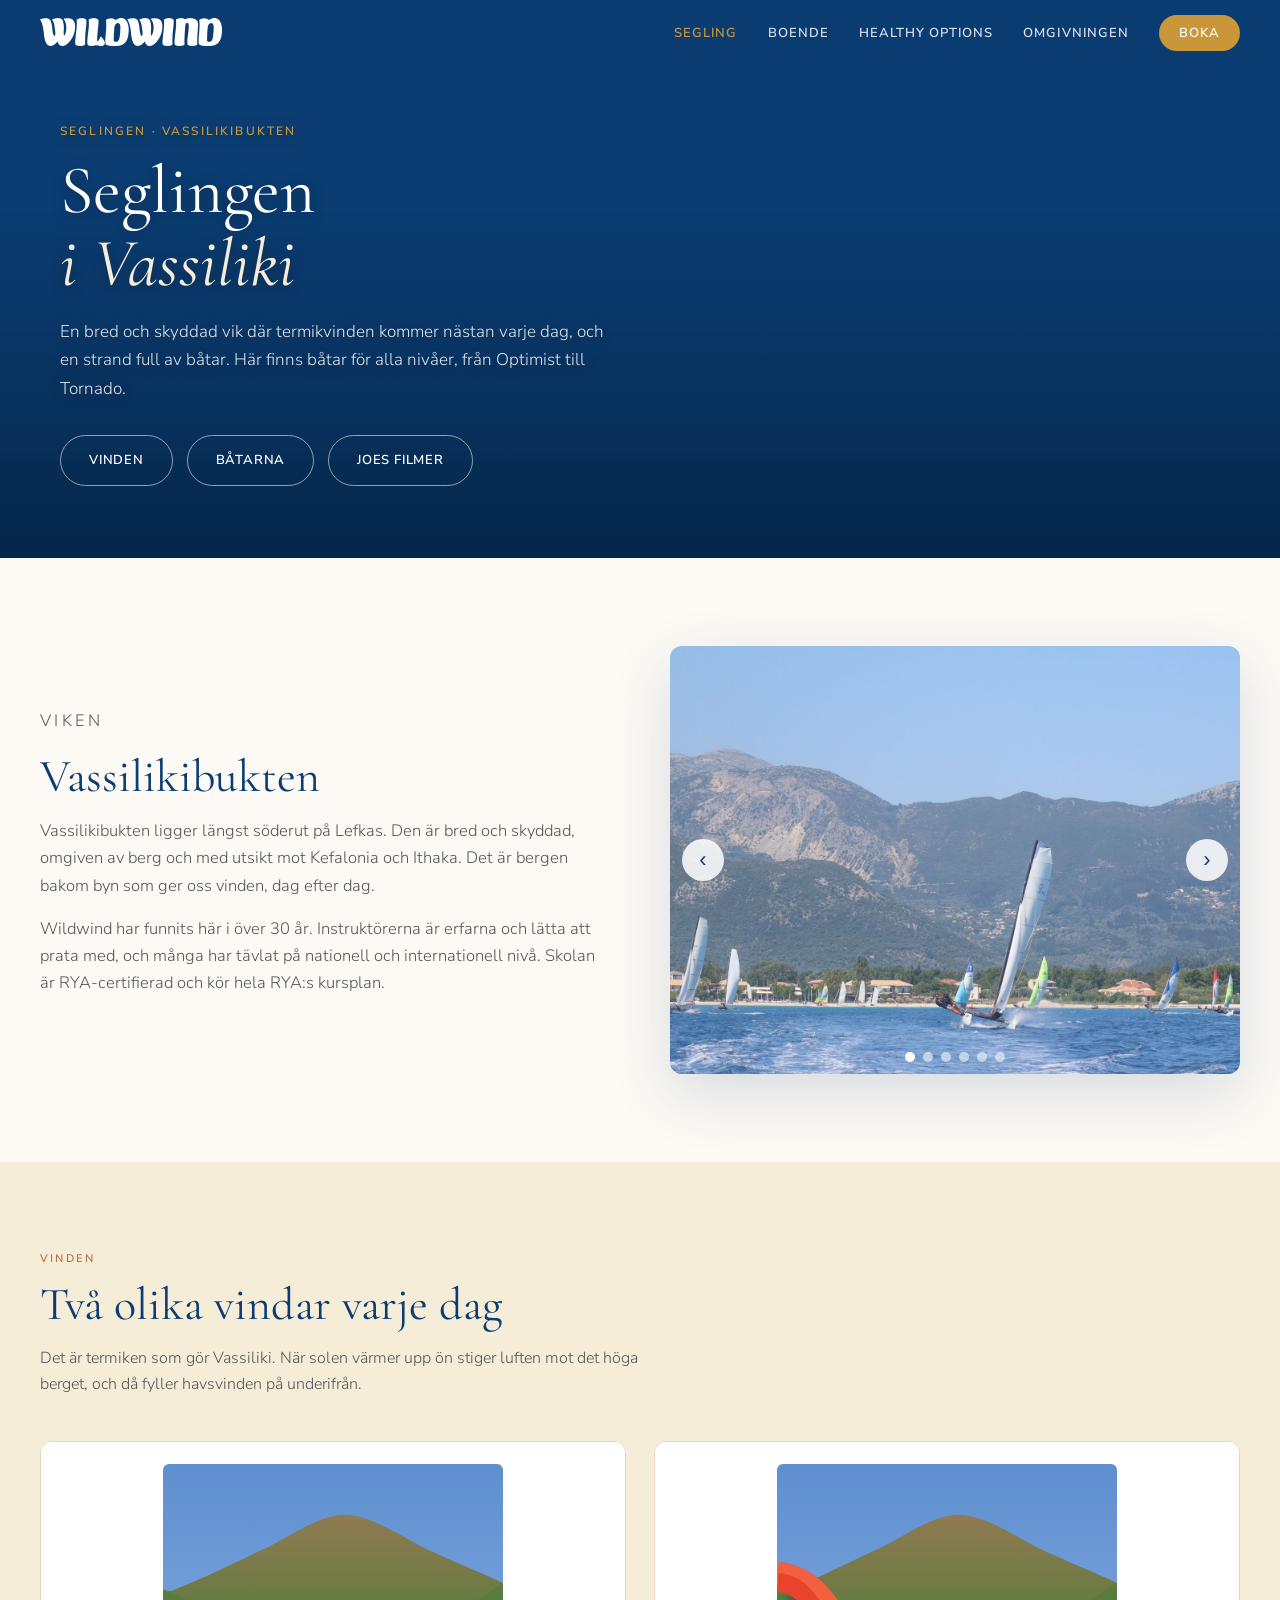
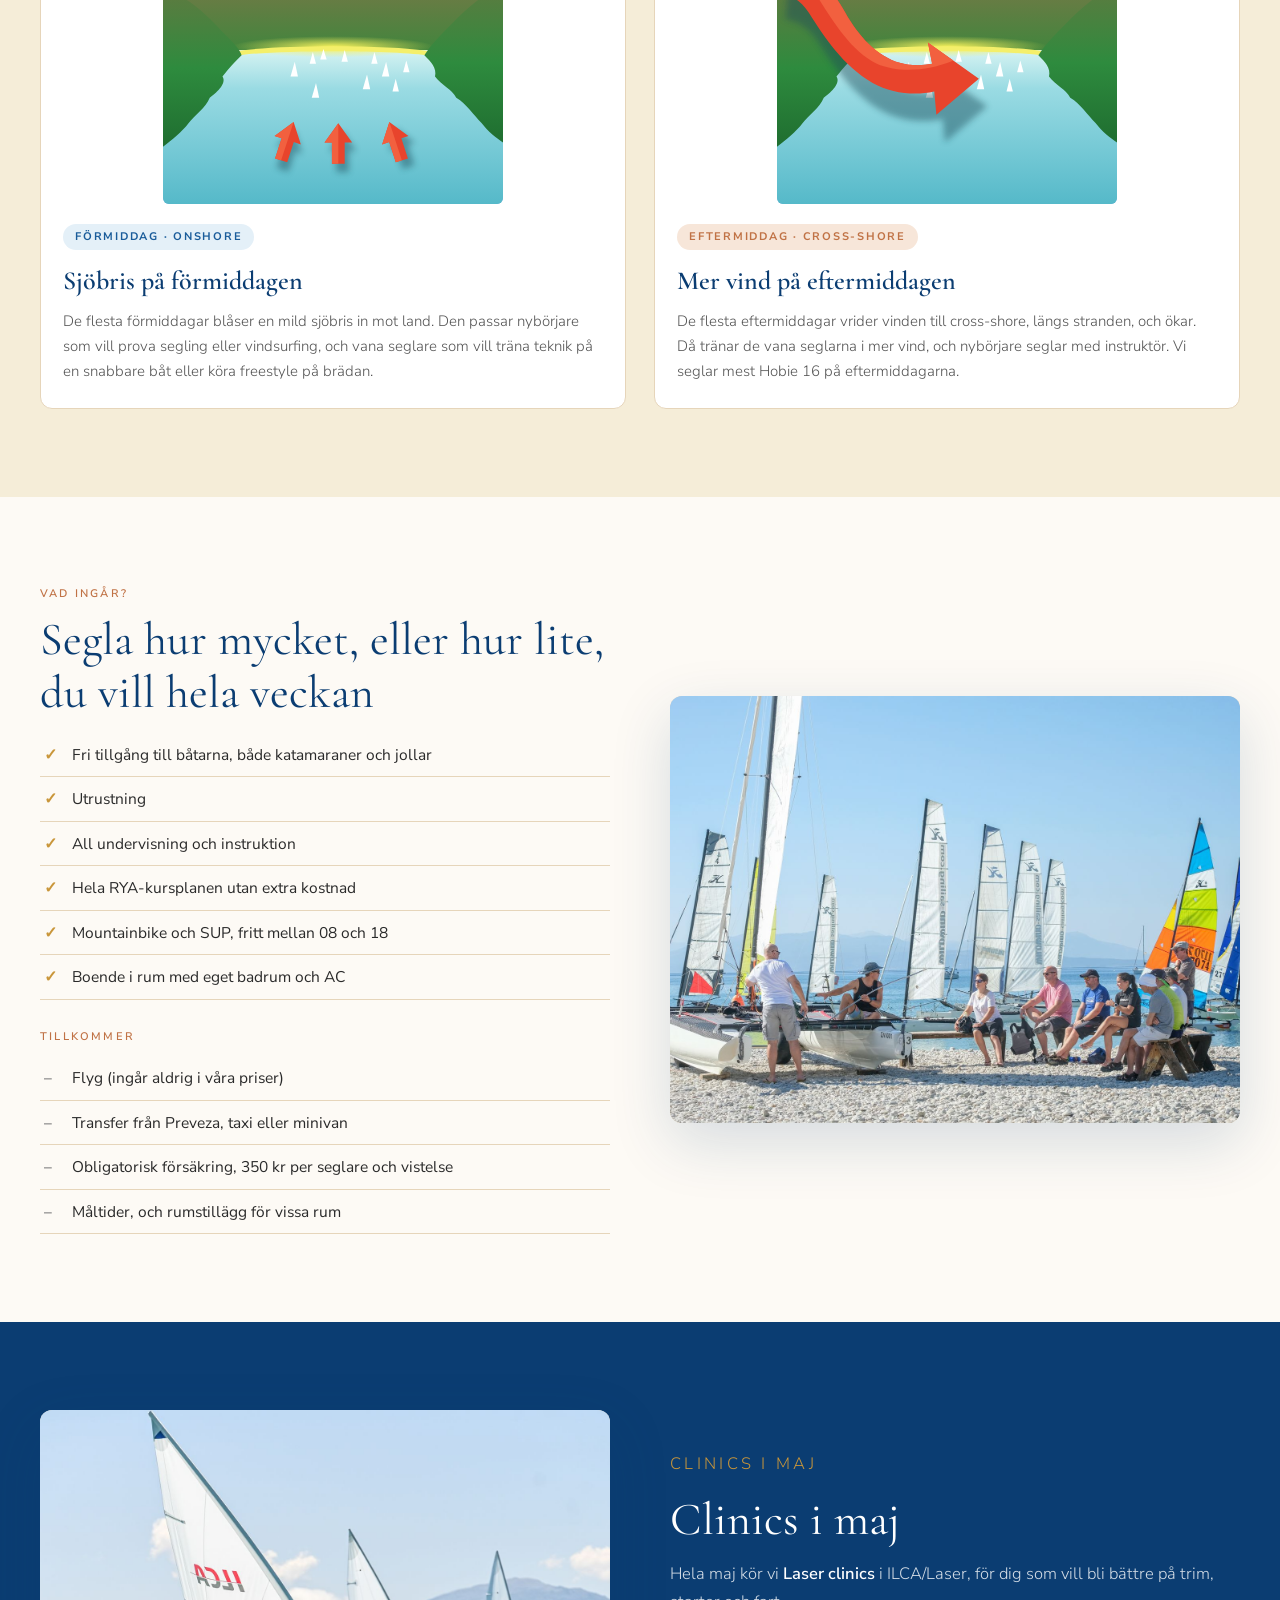
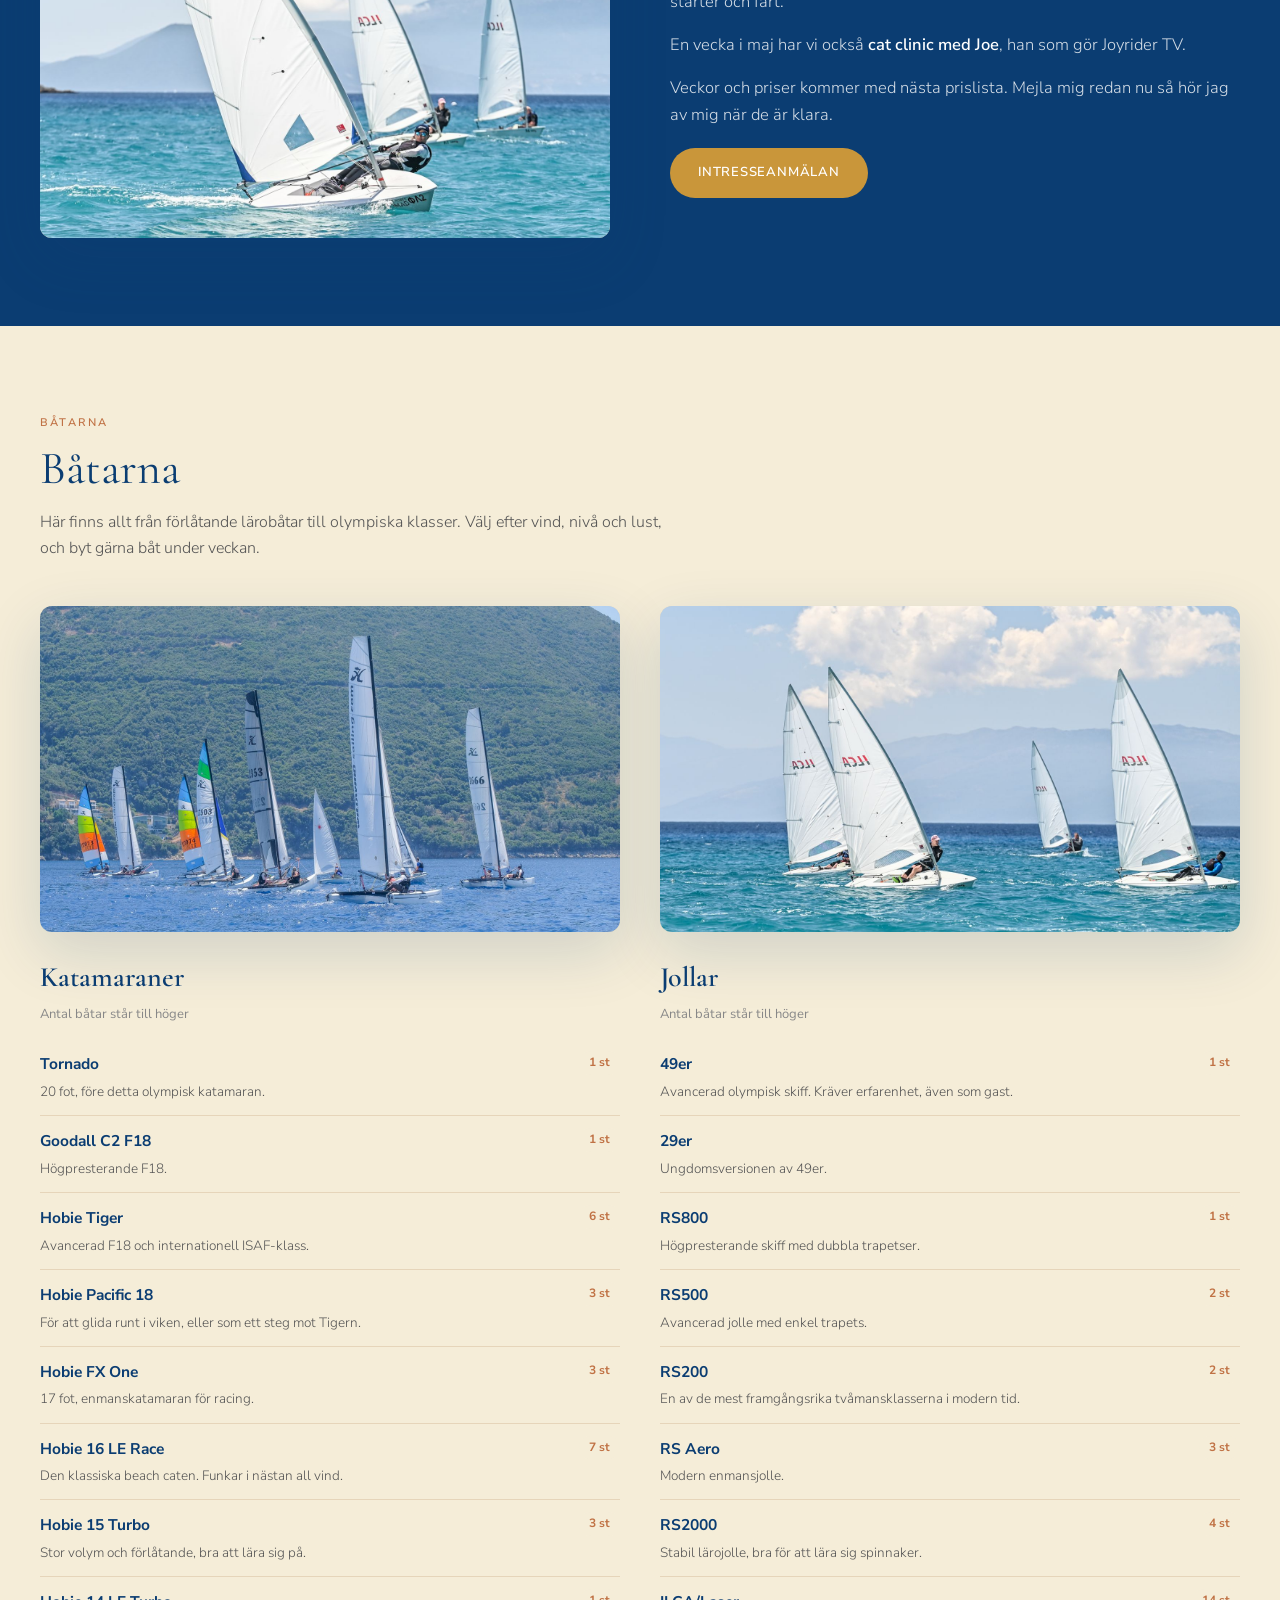
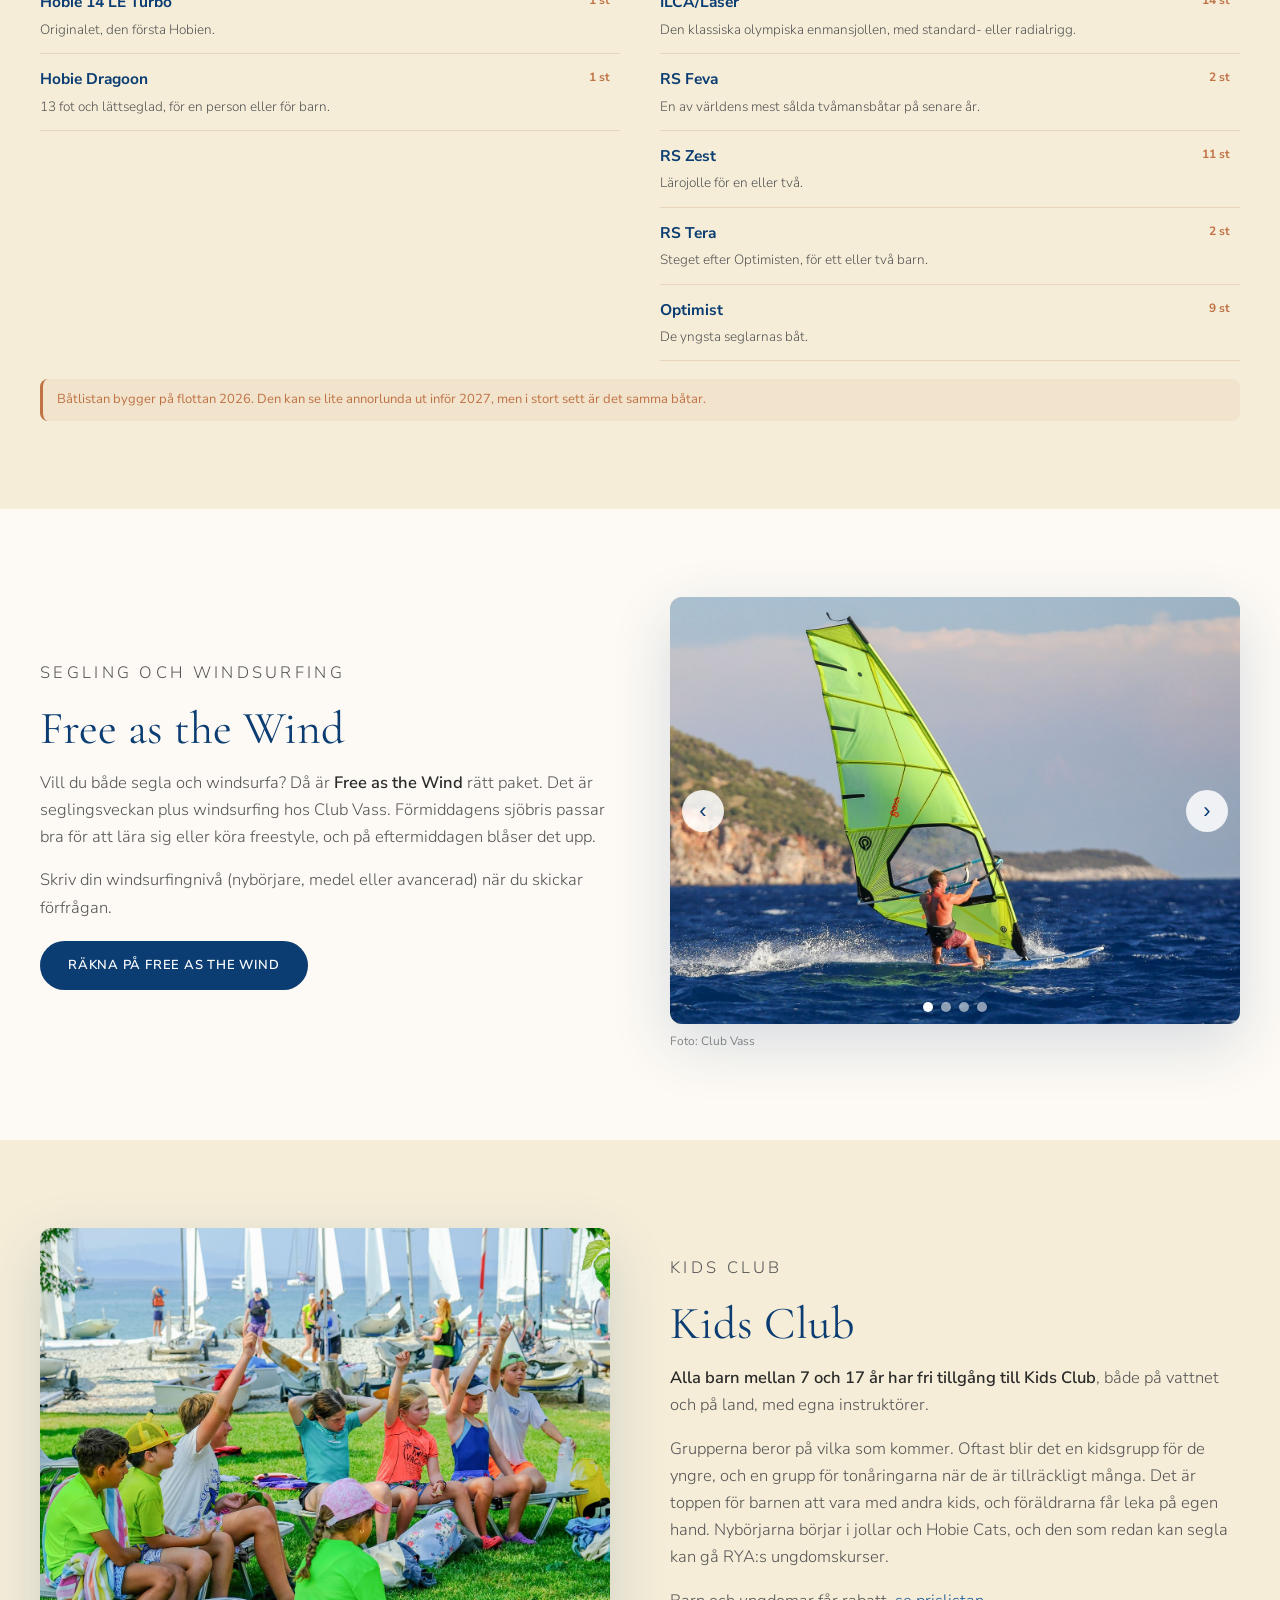
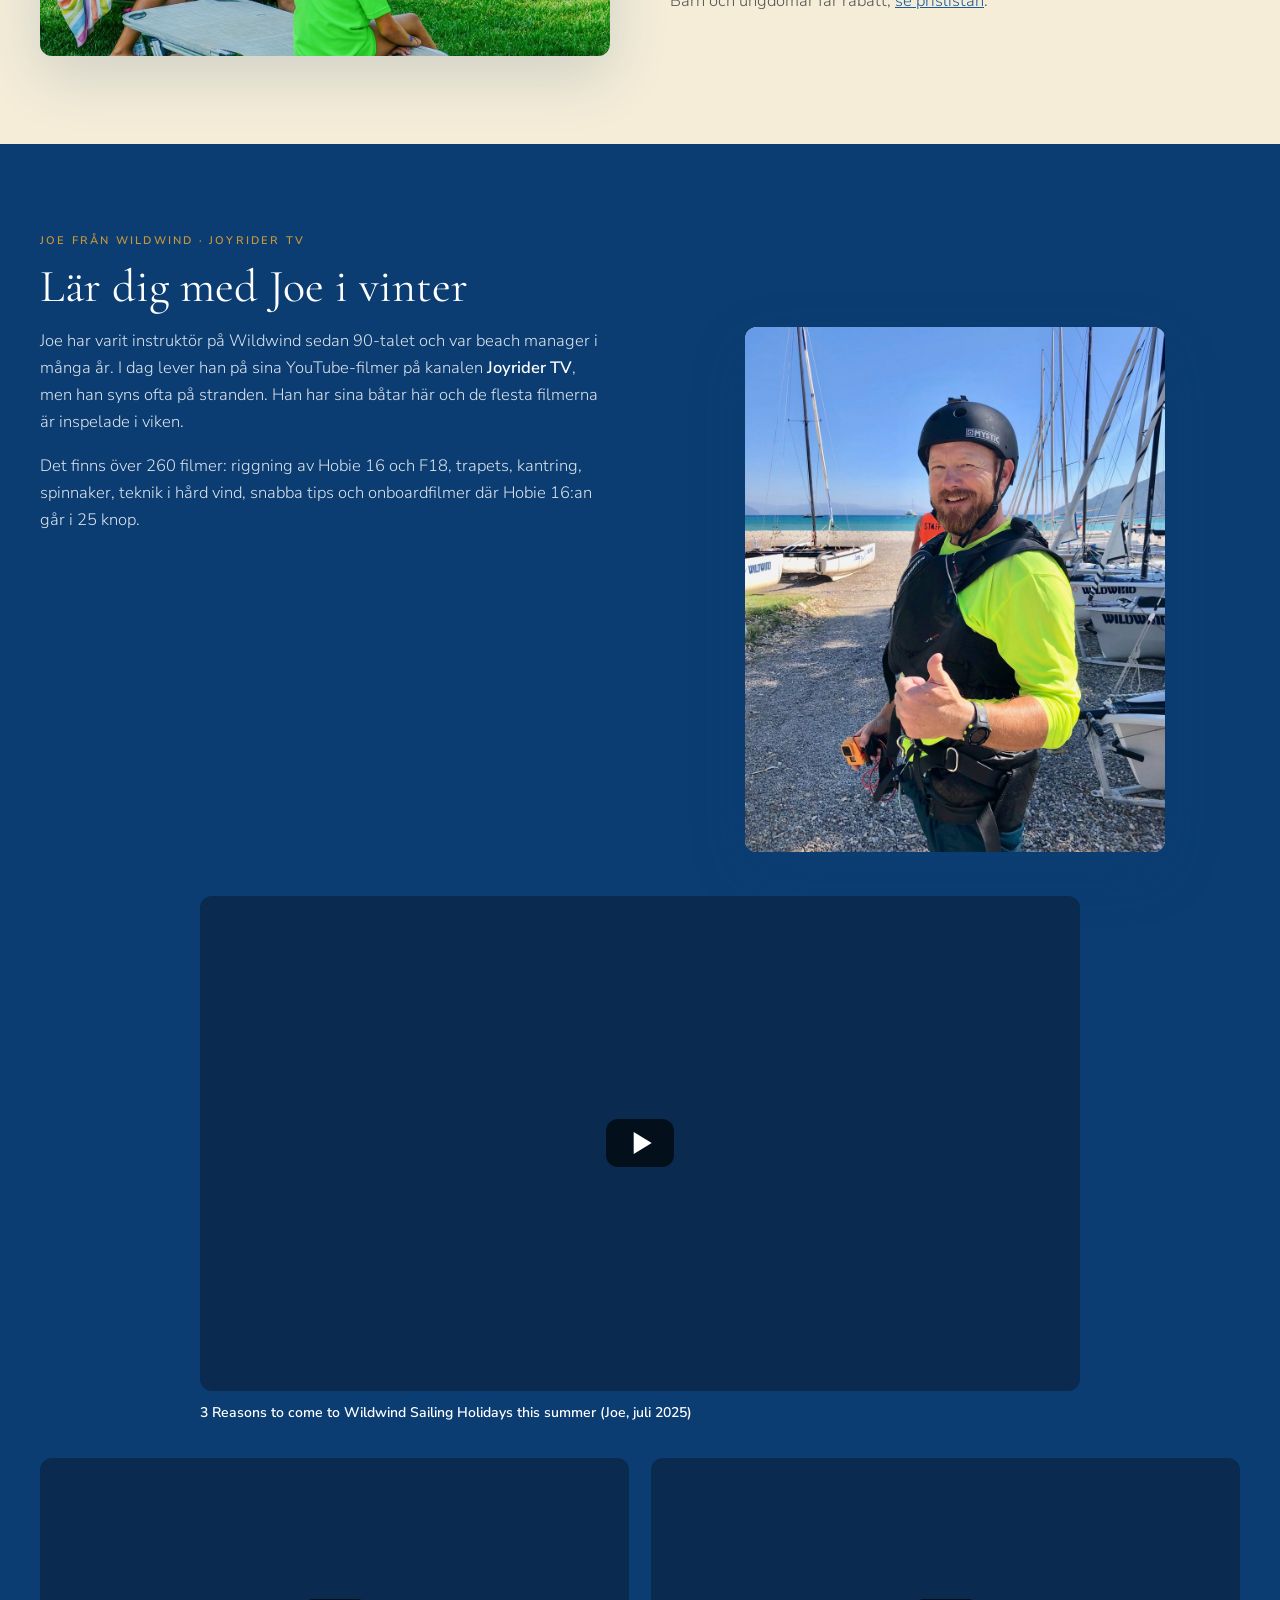
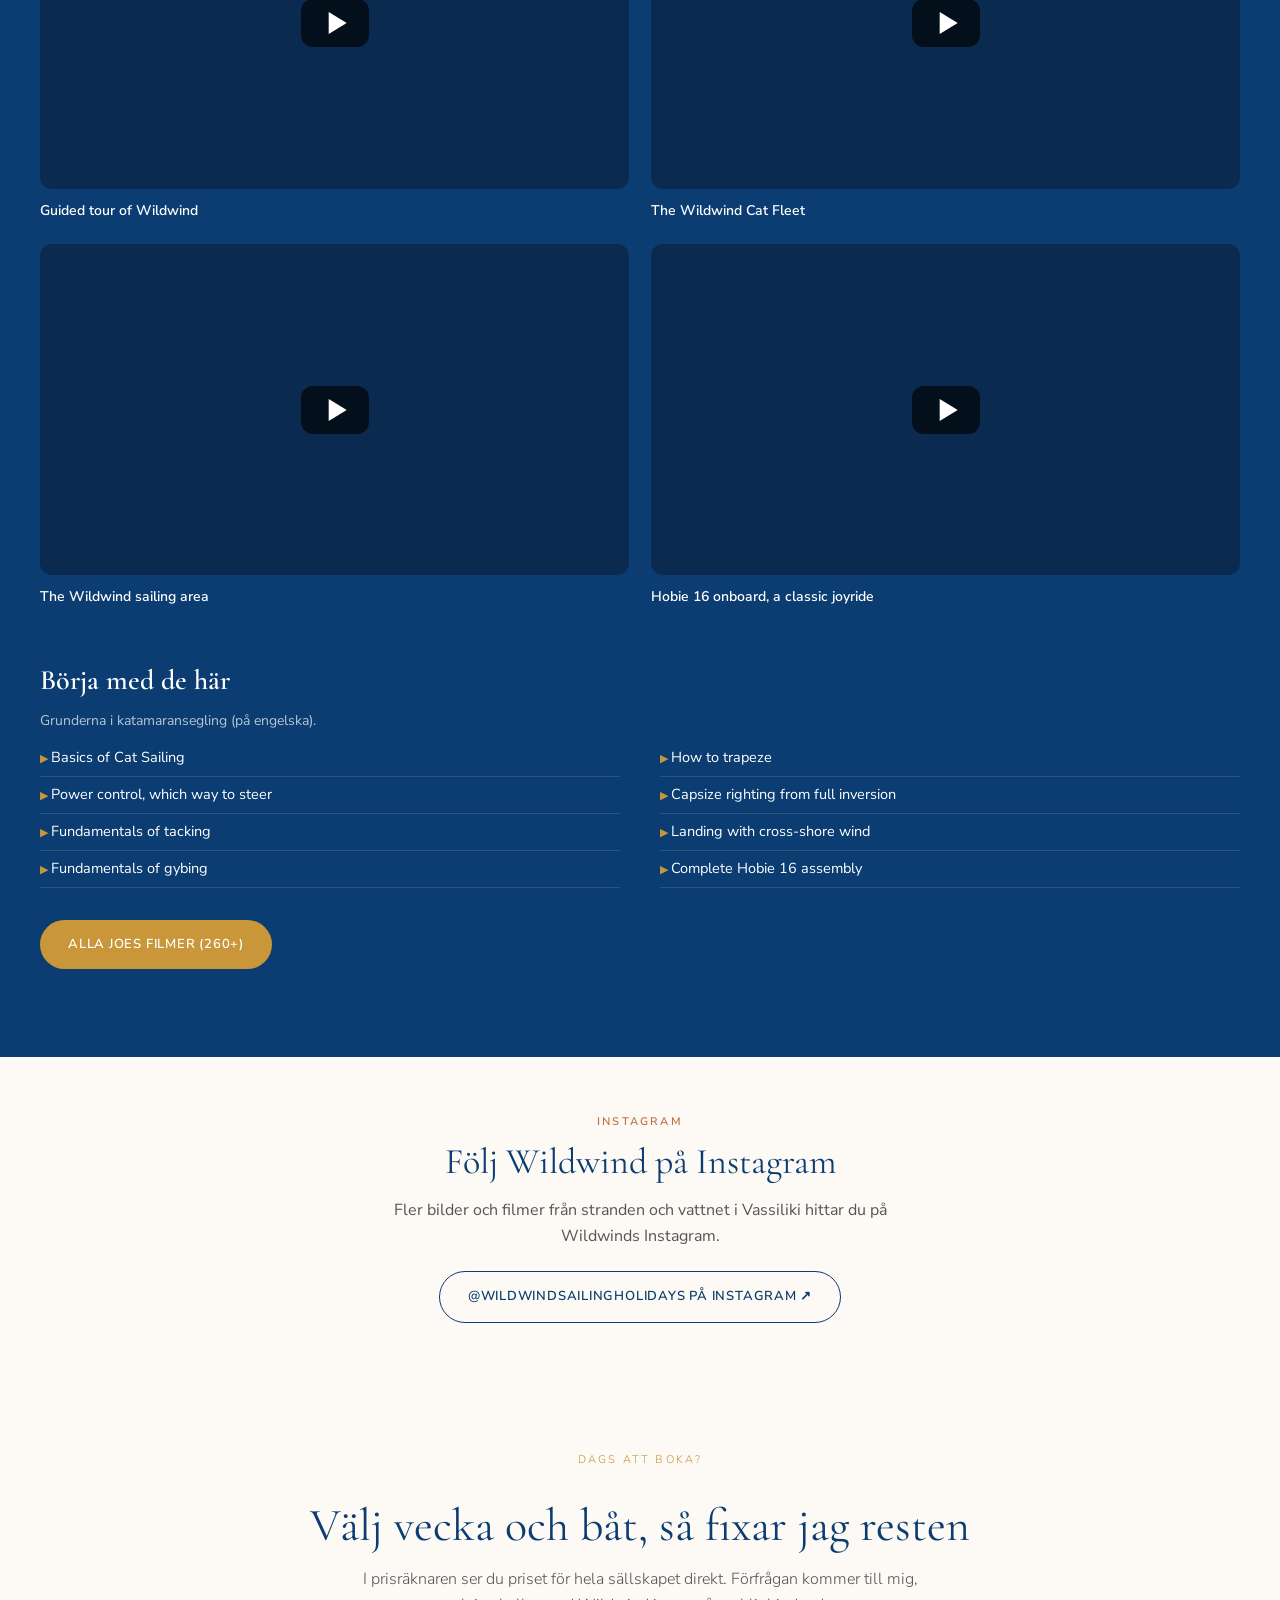
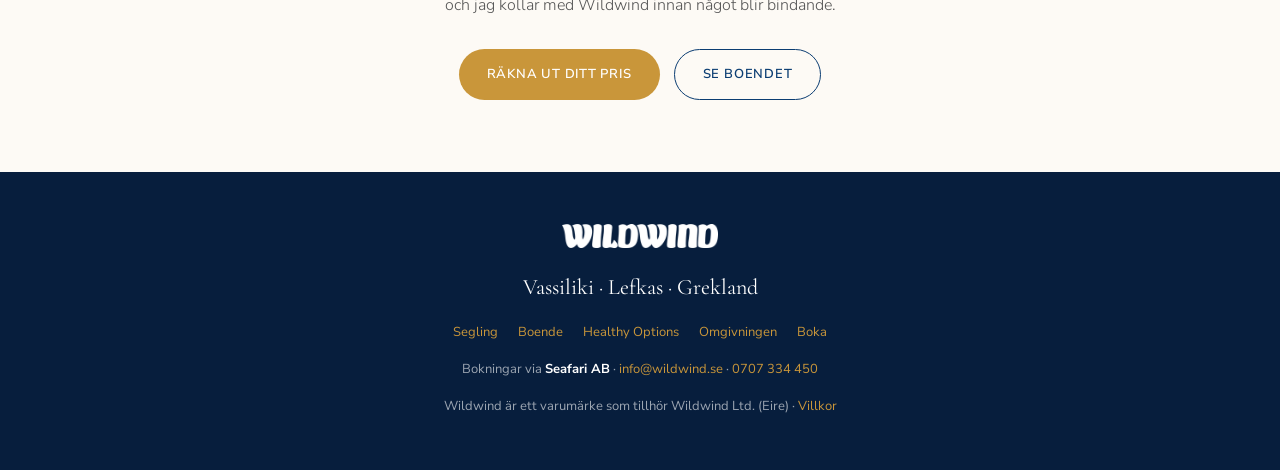
<file: segling.html>
<!DOCTYPE html>
<html lang="sv">
<head>
<meta charset="UTF-8"/>
<meta name="viewport" content="width=device-width, initial-scale=1.0"/>
<title>Seglingen i Vassiliki – Wildwind</title>
<meta name="description" content="Vinden, båtarna, kurserna och clinics i Vassilikibukten. Över 75 katamaraner och jollar, RYA-skola, all undervisning ingår."/>
<meta property="og:title" content="Seglingen i Vassiliki – Wildwind"/>
<meta property="og:description" content="Vinden, båtarna, kurserna och clinics i Vassilikibukten. Över 75 katamaraner och jollar, RYA-skola, all undervisning ingår."/>
<meta property="og:image" content="https://388cb386b0d7908468c4-d7f86a40e40caa5d570fbd7e2287a9d8.ssl.cf3.rackcdn.com/images/spotlights/1920x530/sailing-2025-02.jpg"/>
<meta property="og:type" content="website"/>
<link rel="apple-touch-icon" href="apple-touch-icon.png"/>
<link rel="preconnect" href="https://fonts.googleapis.com"/>
<link rel="preconnect" href="https://fonts.gstatic.com" crossorigin/>
<link href="https://fonts.googleapis.com/css2?family=Cormorant+Garamond:ital,wght@0,400;0,600;1,400&family=Nunito+Sans:wght@300;400;600;700&display=swap" rel="stylesheet"/>
<link rel="stylesheet" href="wildwind.css"/>
</head>
<body>
<nav class="site-nav" aria-label="Huvudmeny">
  <a class="nav-logo" href="index.html" aria-label="Wildwind – startsidan"><img src="wildwind-logo-vit.png" alt="Wildwind" width="182" height="28"/></a>
  <button class="nav-toggle" type="button" aria-label="Öppna menyn" aria-expanded="false">☰</button>
  <ul class="nav-links">
    <li><a href="segling.html" aria-current="page">Segling</a></li>
    <li><a href="boende.html">Boende</a></li>
    <li><a href="healthy-options.html">Healthy Options</a></li>
    <li><a href="omgivningen.html">Omgivningen</a></li>
    <li><a href="boka.html" class="nav-boka">Boka</a></li>
  </ul>
</nav>
<header class="hero hero-page hero-clear">
  <div class="hero-img" style="background-image:url('https://388cb386b0d7908468c4-d7f86a40e40caa5d570fbd7e2287a9d8.ssl.cf3.rackcdn.com/images/spotlights/1920x530/sailing-2025-02.jpg')"></div>
  <div class="hero-overlay"></div>
  <div class="hero-content">
    <p class="eyebrow">Seglingen · Vassilikibukten</p>
    <h1>Seglingen<br/><em>i Vassiliki</em></h1>
    <p class="lead">En bred och skyddad vik där termikvinden kommer nästan varje dag, och en strand full av båtar. Här finns båtar för alla nivåer, från Optimist till Tornado.</p>
    <div class="ctas">
      <a href="#vinden" class="btn btn-outline">Vinden</a>
      <a href="#batarna" class="btn btn-outline">Båtarna</a>
      <a href="#joe" class="btn btn-outline">Joes filmer</a>
    </div>
  </div>
</header>

<!-- VIKEN -->
<section>
  <div class="inner split">
    <div class="prose">
      <p class="label">Viken</p>
      <h2 class="section-title">Vassilikibukten</h2>
      <p>Vassilikibukten ligger längst söderut på Lefkas. Den är bred och skyddad, omgiven av berg och med utsikt mot Kefalonia och Ithaka. Det är bergen bakom byn som ger oss vinden, dag efter dag.</p>
      <p>Wildwind har funnits här i över 30 år. Instruktörerna är erfarna och lätta att prata med, och många har tävlat på nationell och internationell nivå. Skolan är RYA-certifierad och kör hela RYA:s kursplan.</p>
    </div>
    <div class="slides" aria-label="Bildspel från seglingen">
      <img src="bilder/viken-batar.jpg" alt="Båtar i viken framför stranden och bergen" class="on"/>
      <img src="bilder/seg-1.jpg" alt="Hobie Cat med rött segel på turkost vatten" loading="lazy"/>
      <img src="bilder/seg-2.jpg" alt="Två seglare i trapets på en Wildwind-katamaran" loading="lazy"/>
      <img src="bilder/seg-3.jpg" alt="Jolle med röd spinnaker" loading="lazy"/>
      <img src="bilder/seg-4.jpg" alt="ILCA-jollar i viken från luften" loading="lazy"/>
      <img src="bilder/seg-5.jpg" alt="Hobie Cat med rött segel framför Vassiliki" loading="lazy"/>
    </div>
  </div>
</section>

<!-- VINDEN -->
<section class="bg-sand" id="vinden">
  <div class="inner">
    <p class="label">Vinden</p>
    <h2 class="section-title">Två olika vindar varje dag</h2>
    <p class="section-sub">Det är termiken som gör Vassiliki. När solen värmer upp ön stiger luften mot det höga berget, och då fyller havsvinden på underifrån.</p>
    <div class="wind">
      <div class="wind-card">
        <div class="wind-svg"><svg viewBox="0 0 320 320" role="img" aria-label="Förmiddag: sjöbrisen blåser in mot stranden i Vassilikibukten" xmlns="http://www.w3.org/2000/svg">
  <defs>
    <linearGradient id="skym" x1="0" y1="0" x2="0" y2="1"><stop offset="0" stop-color="#5f8fd0"/><stop offset="1" stop-color="#8db4e6"/></linearGradient>
    <linearGradient id="mtm" x1="0" y1="0" x2="0" y2="1"><stop offset="0" stop-color="#8f7b52"/><stop offset=".45" stop-color="#6f7a45"/><stop offset="1" stop-color="#2f8a3a"/></linearGradient>
    <linearGradient id="hlm" x1="0" y1="0" x2="0" y2="1"><stop offset="0" stop-color="#5f7a40"/><stop offset=".5" stop-color="#2e8b3e"/><stop offset="1" stop-color="#1f6e30"/></linearGradient>
    <linearGradient id="seam" x1="0" y1="0" x2="0" y2="1"><stop offset="0" stop-color="#d6f3f2"/><stop offset=".25" stop-color="#9adbe3"/><stop offset="1" stop-color="#55b9c9"/></linearGradient>
    <radialGradient id="glowm" cx=".5" cy=".5" r=".5"><stop offset="0" stop-color="#f6f05a"/><stop offset="1" stop-color="#f6f05a" stop-opacity="0"/></radialGradient>
    <filter id="shm" x="-30%" y="-30%" width="160%" height="160%"><feGaussianBlur stdDeviation="3"/></filter>
  </defs>
  <rect width="320" height="320" fill="url(#skym)"/>
  <!-- berget -->
  <path d="M0 122 C30 112 60 96 95 80 C120 68 140 52 165 48 C190 46 215 62 240 76 C268 90 295 100 320 112 L320 200 L0 200 Z" fill="url(#mtm)"/>
  <!-- vatten -->
  <path d="M0 175 L320 175 L320 320 L0 320 Z" fill="url(#seam)"/>
  <!-- stranden med gult sken -->
  <ellipse cx="160" cy="172" rx="95" ry="10" fill="url(#glowm)"/>
  <path d="M70 176 C110 170 210 170 250 176 L248 180 C210 175 110 175 72 180 Z" fill="#f4ef6a"/>
  <!-- vänster udde -->
  <path d="M0 118 C20 122 40 140 58 160 C66 168 72 174 74 180 C68 186 62 192 56 200 C60 206 52 214 44 220 C40 230 30 236 24 244 C18 252 8 260 0 266 Z" fill="url(#hlm)"/>
  <!-- höger udde -->
  <path d="M320 112 C306 120 290 132 276 146 C262 160 252 170 246 180 C252 186 258 192 256 200 C262 208 272 212 276 220 C286 226 292 236 300 244 C306 252 314 258 320 262 Z" fill="url(#hlm)"/>
  <!-- segel -->
  <g fill="#ffffff">
    <path d="M120 200 l4 -14 l3 14 z"/><path d="M138 188 l3 -11 l3 11 z"/><path d="M148 184 l3 -10 l3 10 z"/><path d="M168 186 l3 -11 l3 11 z"/>
    <path d="M196 188 l3 -11 l3 11 z"/><path d="M206 200 l4 -14 l3 14 z"/><path d="M226 196 l3 -11 l3 11 z"/><path d="M188 212 l4 -14 l3 14 z"/>
    <path d="M140 220 l4 -14 l3 14 z"/><path d="M216 214 l3 -12 l3 12 z"/>
  </g>
  <g transform="translate(118 258) rotate(18)"><path d="M-6 22 L-6 2 L-13 2 L0 -16 L13 2 L6 2 L6 22 Z" transform="translate(4 8)" fill="#1d4e5a" opacity=".45" filter="url(#shm)"/><path d="M-6 22 L-6 2 L-13 2 L0 -16 L13 2 L6 2 L6 22 Z" fill="#e8442c"/><path d="M-6 22 L-6 2 L-13 2 L0 -16 L0 22 Z" fill="#f2603f"/></g><g transform="translate(165 260) rotate(0)"><path d="M-6 22 L-6 2 L-13 2 L0 -16 L13 2 L6 2 L6 22 Z" transform="translate(4 8)" fill="#1d4e5a" opacity=".45" filter="url(#shm)"/><path d="M-6 22 L-6 2 L-13 2 L0 -16 L13 2 L6 2 L6 22 Z" fill="#e8442c"/><path d="M-6 22 L-6 2 L-13 2 L0 -16 L0 22 Z" fill="#f2603f"/></g><g transform="translate(218 258) rotate(-18)"><path d="M-6 22 L-6 2 L-13 2 L0 -16 L13 2 L6 2 L6 22 Z" transform="translate(4 8)" fill="#1d4e5a" opacity=".45" filter="url(#shm)"/><path d="M-6 22 L-6 2 L-13 2 L0 -16 L13 2 L6 2 L6 22 Z" fill="#e8442c"/><path d="M-6 22 L-6 2 L-13 2 L0 -16 L0 22 Z" fill="#f2603f"/></g>
</svg></div>
        <div class="card-body">
          <span class="wind-time wind-am">Förmiddag · onshore</span>
          <h3>Sjöbris på förmiddagen</h3>
          <p>De flesta förmiddagar blåser en mild sjöbris in mot land. Den passar nybörjare som vill prova segling eller vindsurfing, och vana seglare som vill träna teknik på en snabbare båt eller köra freestyle på brädan.</p>
        </div>
      </div>
      <div class="wind-card">
        <div class="wind-svg"><svg viewBox="0 0 320 320" role="img" aria-label="Eftermiddag: vinden kommer in över den västra udden och sveper cross-shore genom viken" xmlns="http://www.w3.org/2000/svg">
  <defs>
    <linearGradient id="skyp" x1="0" y1="0" x2="0" y2="1"><stop offset="0" stop-color="#5f8fd0"/><stop offset="1" stop-color="#8db4e6"/></linearGradient>
    <linearGradient id="mtp" x1="0" y1="0" x2="0" y2="1"><stop offset="0" stop-color="#8f7b52"/><stop offset=".45" stop-color="#6f7a45"/><stop offset="1" stop-color="#2f8a3a"/></linearGradient>
    <linearGradient id="hlp" x1="0" y1="0" x2="0" y2="1"><stop offset="0" stop-color="#5f7a40"/><stop offset=".5" stop-color="#2e8b3e"/><stop offset="1" stop-color="#1f6e30"/></linearGradient>
    <linearGradient id="seap" x1="0" y1="0" x2="0" y2="1"><stop offset="0" stop-color="#d6f3f2"/><stop offset=".25" stop-color="#9adbe3"/><stop offset="1" stop-color="#55b9c9"/></linearGradient>
    <radialGradient id="glowp" cx=".5" cy=".5" r=".5"><stop offset="0" stop-color="#f6f05a"/><stop offset="1" stop-color="#f6f05a" stop-opacity="0"/></radialGradient>
    <filter id="shp" x="-30%" y="-30%" width="160%" height="160%"><feGaussianBlur stdDeviation="3"/></filter>
  </defs>
  <rect width="320" height="320" fill="url(#skyp)"/>
  <!-- berget -->
  <path d="M0 122 C30 112 60 96 95 80 C120 68 140 52 165 48 C190 46 215 62 240 76 C268 90 295 100 320 112 L320 200 L0 200 Z" fill="url(#mtp)"/>
  <!-- vatten -->
  <path d="M0 175 L320 175 L320 320 L0 320 Z" fill="url(#seap)"/>
  <!-- stranden med gult sken -->
  <ellipse cx="160" cy="172" rx="95" ry="10" fill="url(#glowp)"/>
  <path d="M70 176 C110 170 210 170 250 176 L248 180 C210 175 110 175 72 180 Z" fill="#f4ef6a"/>
  <!-- vänster udde -->
  <path d="M0 118 C20 122 40 140 58 160 C66 168 72 174 74 180 C68 186 62 192 56 200 C60 206 52 214 44 220 C40 230 30 236 24 244 C18 252 8 260 0 266 Z" fill="url(#hlp)"/>
  <!-- höger udde -->
  <path d="M320 112 C306 120 290 132 276 146 C262 160 252 170 246 180 C252 186 258 192 256 200 C262 208 272 212 276 220 C286 226 292 236 300 244 C306 252 314 258 320 262 Z" fill="url(#hlp)"/>
  <!-- segel -->
  <g fill="#ffffff">
    <path d="M120 200 l4 -14 l3 14 z"/><path d="M138 188 l3 -11 l3 11 z"/><path d="M148 184 l3 -10 l3 10 z"/><path d="M168 186 l3 -11 l3 11 z"/>
    <path d="M196 188 l3 -11 l3 11 z"/><path d="M206 200 l4 -14 l3 14 z"/><path d="M226 196 l3 -11 l3 11 z"/><path d="M188 212 l4 -14 l3 14 z"/>
    <path d="M140 220 l4 -14 l3 14 z"/><path d="M216 214 l3 -12 l3 12 z"/>
  </g>
  <path d="M2 92 C30 96 48 112 62 136 C74 158 90 178 112 186 C124 190 136 190 146 188 L142 168 L190 202 L150 236 L148 214 C130 218 108 216 90 206 C62 190 44 162 30 140 C22 128 12 122 0 120 Z" transform="translate(8 26)" fill="#1d4e5a" opacity=".45" filter="url(#shp)"/>
  <path d="M2 92 C30 96 48 112 62 136 C74 158 90 178 112 186 C124 190 136 190 146 188 L142 168 L190 202 L150 236 L148 214 C130 218 108 216 90 206 C62 190 44 162 30 140 C22 128 12 122 0 120 Z" fill="#e8442c"/>
  <path d="M2 92 C30 96 48 112 62 136 C74 158 90 178 112 186 C124 190 136 190 146 188 L142 168 L166 185 C140 196 112 196 94 188 C70 176 54 150 40 128 C28 110 16 104 0 102 Z" fill="#f2603f"/>
</svg></div>
        <div class="card-body">
          <span class="wind-time wind-pm">Eftermiddag · cross-shore</span>
          <h3>Mer vind på eftermiddagen</h3>
          <p>De flesta eftermiddagar vrider vinden till cross-shore, längs stranden, och ökar. Då tränar de vana seglarna i mer vind, och nybörjare seglar med instruktör. Vi seglar mest Hobie 16 på eftermiddagarna.</p>
        </div>
      </div>
    </div>
  </div>
</section>

<!-- INGÅR -->
<section>
  <div class="inner split">
    <div>
      <p class="label">Vad ingår?</p>
      <h2 class="section-title">Segla hur mycket, eller hur lite, du vill hela veckan</h2>
      <ul class="checks">
        <li>Fri tillgång till båtarna, både katamaraner och jollar</li>
        <li>Utrustning</li>
        <li>All undervisning och instruktion</li>
        <li>Hela RYA-kursplanen utan extra kostnad</li>
        <li>Mountainbike och SUP, fritt mellan 08 och 18</li>
        <li>Boende i rum med eget badrum och AC</li>
      </ul>
      <p class="label" style="margin-top:28px;">Tillkommer</p>
      <ul class="checks minus">
        <li>Flyg (ingår aldrig i våra priser)</li>
        <li>Transfer från Preveza, taxi eller minivan</li>
        <li>Obligatorisk försäkring, 350 kr per seglare och vistelse</li>
        <li>Måltider, och rumstillägg för vissa rum</li>
      </ul>
    </div>
    <div class="photo"><img src="bilder/genomgang-stranden.jpg" alt="Genomgång med instruktören på stranden" loading="lazy"/></div>
  </div>
</section>

<!-- CLINICS -->
<section class="bg-azure">
  <div class="inner split reverse">
    <div class="prose">
      <p class="label">Clinics i maj</p>
      <h2 class="section-title">Clinics i maj</h2>
      <p style="color:rgba(255,255,255,0.82);">Hela maj kör vi <strong style="color:#fff;">Laser clinics</strong> i ILCA/Laser, för dig som vill bli bättre på trim, starter och fart.</p>
      <p style="color:rgba(255,255,255,0.82);">En vecka i maj har vi också <strong style="color:#fff;">cat clinic med Joe</strong>, han som gör Joyrider TV.</p>
      <p style="color:rgba(255,255,255,0.82);">Veckor och priser kommer med nästa prislista. Mejla mig redan nu så hör jag av mig när de är klara.</p>
      <div class="ctas" style="margin-top:20px;"><a href="mailto:info@wildwind.se?subject=Intresse%20clinic%20maj" class="btn btn-primary">Intresseanmälan</a></div>
    </div>
    <div class="photo"><img src="bilder/ilca-clinic.jpg" alt="ILCA-jollar i Vassilikibukten" loading="lazy"/></div>
  </div>
</section>

<!-- BÅTARNA -->
<section class="bg-sand" id="batarna">
  <div class="inner">
    <p class="label">Båtarna</p>
    <h2 class="section-title">Båtarna</h2>
    <p class="section-sub">Här finns allt från förlåtande lärobåtar till olympiska klasser. Välj efter vind, nivå och lust, och byt gärna båt under veckan.</p>
    <div class="fleet">
      <div>
        <div class="photo wide" style="margin-bottom:22px;"><img src="bilder/cats-flotta.jpg" alt="Wildwinds katamaraner på vattnet" loading="lazy"/></div>
        <h3>Katamaraner</h3>
        <p class="fleet-sub">Antal båtar står till höger</p>
        <div class="boat"><b>Tornado</b><span class="n">1 st</span><small>20 fot, före detta olympisk katamaran.</small></div>
        <div class="boat"><b>Goodall C2 F18</b><span class="n">1 st</span><small>Högpresterande F18.</small></div>
        <div class="boat"><b>Hobie Tiger</b><span class="n">6 st</span><small>Avancerad F18 och internationell ISAF-klass.</small></div>
        <div class="boat"><b>Hobie Pacific 18</b><span class="n">3 st</span><small>För att glida runt i viken, eller som ett steg mot Tigern.</small></div>
        <div class="boat"><b>Hobie FX One</b><span class="n">3 st</span><small>17 fot, enmanskatamaran för racing.</small></div>
        <div class="boat"><b>Hobie 16 LE Race</b><span class="n">7 st</span><small>Den klassiska beach caten. Funkar i nästan all vind.</small></div>
        <div class="boat"><b>Hobie 15 Turbo</b><span class="n">3 st</span><small>Stor volym och förlåtande, bra att lära sig på.</small></div>
        <div class="boat"><b>Hobie 14 LE Turbo</b><span class="n">1 st</span><small>Originalet, den första Hobien.</small></div>
        <div class="boat"><b>Hobie Dragoon</b><span class="n">1 st</span><small>13 fot och lättseglad, för en person eller för barn.</small></div>
      </div>
      <div>
        <div class="photo wide" style="margin-bottom:22px;"><img src="bilder/ilca-flotta.jpg" alt="ILCA-jollar i viken" loading="lazy"/></div>
        <h3>Jollar</h3>
        <p class="fleet-sub">Antal båtar står till höger</p>
        <div class="boat"><b>49er</b><span class="n">1 st</span><small>Avancerad olympisk skiff. Kräver erfarenhet, även som gast.</small></div>
        <div class="boat"><b>29er</b><span></span><small>Ungdomsversionen av 49er.</small></div>
        <div class="boat"><b>RS800</b><span class="n">1 st</span><small>Högpresterande skiff med dubbla trapetser.</small></div>
        <div class="boat"><b>RS500</b><span class="n">2 st</span><small>Avancerad jolle med enkel trapets.</small></div>
        <div class="boat"><b>RS200</b><span class="n">2 st</span><small>En av de mest framgångsrika tvåmansklasserna i modern tid.</small></div>
        <div class="boat"><b>RS Aero</b><span class="n">3 st</span><small>Modern enmansjolle.</small></div>
        <div class="boat"><b>RS2000</b><span class="n">4 st</span><small>Stabil lärojolle, bra för att lära sig spinnaker.</small></div>
        <div class="boat"><b>ILCA/Laser</b><span class="n">14 st</span><small>Den klassiska olympiska enmansjollen, med standard- eller radialrigg.</small></div>
        <div class="boat"><b>RS Feva</b><span class="n">2 st</span><small>En av världens mest sålda tvåmansbåtar på senare år.</small></div>
        <div class="boat"><b>RS Zest</b><span class="n">11 st</span><small>Lärojolle för en eller två.</small></div>
        <div class="boat"><b>RS Tera</b><span class="n">2 st</span><small>Steget efter Optimisten, för ett eller två barn.</small></div>
        <div class="boat"><b>Optimist</b><span class="n">9 st</span><small>De yngsta seglarnas båt.</small></div>
      </div>
    </div>
    <p class="note">Båtlistan bygger på flottan 2026. Den kan se lite annorlunda ut inför 2027, men i stort sett är det samma båtar.</p>
  </div>
</section>

<!-- FREE AS THE WIND -->
<section>
  <div class="inner split">
    <div class="prose">
      <p class="label">Segling och windsurfing</p>
      <h2 class="section-title">Free as the Wind</h2>
      <p>Vill du både segla och windsurfa? Då är <strong>Free as the Wind</strong> rätt paket. Det är seglingsveckan plus windsurfing hos Club Vass. Förmiddagens sjöbris passar bra för att lära sig eller köra freestyle, och på eftermiddagen blåser det upp.</p>
      <p>Skriv din windsurfingnivå (nybörjare, medel eller avancerad) när du skickar förfrågan.</p>
      <div class="ctas" style="margin-top:20px;"><a href="boka.html" class="btn btn-dark">Räkna på Free as the Wind</a></div>
    </div>
    <div><div class="slides" aria-label="Bildspel från Club Vass">
      <img src="bilder/clubvass-3.jpg" alt="Windsurfing med grönt segel i Vassilikibukten" class="on"/>
      <img src="bilder/clubvass-1.jpg" alt="Club Vass från luften, med stranden och viken" loading="lazy"/>
      <img src="bilder/clubvass-4.jpg" alt="Wingfoil framför Vassiliki" loading="lazy"/>
      <img src="bilder/clubvass-2.jpg" alt="Windsurfing i kvällsljus" loading="lazy"/>
    </div><p class="caption">Foto: Club Vass</p></div>
  </div>
</section>

<!-- KIDS CLUB -->
<section class="bg-sand">
  <div class="inner split reverse">
    <div class="prose">
      <p class="label">Kids Club</p>
      <h2 class="section-title">Kids Club</h2>
      <p><strong>Alla barn mellan 7 och 17 år har fri tillgång till Kids Club</strong>, både på vattnet och på land, med egna instruktörer.</p>
      <p>Grupperna beror på vilka som kommer. Oftast blir det en kidsgrupp för de yngre, och en grupp för tonåringarna när de är tillräckligt många. Det är toppen för barnen att vara med andra kids, och föräldrarna får leka på egen hand. Nybörjarna börjar i jollar och Hobie Cats, och den som redan kan segla kan gå RYA:s ungdomskurser.</p>
      <p>Barn och ungdomar får rabatt, <a href="https://wildwind.se/sommar-segling-semester-priser" target="_blank" rel="noopener">se prislistan</a>.</p>
    </div>
    <div class="photo"><img src="bilder/kids-grasmattan.jpg" alt="Kids Club på gräsmattan vid stranden" loading="lazy"/></div>
  </div>
</section>

<!-- JOE -->
<section class="bg-azure" id="joe">
  <div class="inner">
    <p class="label">Joe från Wildwind · Joyrider TV</p>
    <h2 class="section-title">Lär dig med Joe i vinter</h2>
    <div class="split" style="align-items:start;margin-bottom:44px;">
      <div class="prose">
        <p style="color:rgba(255,255,255,0.85);">Joe har varit instruktör på Wildwind sedan 90-talet och var beach manager i många år. I dag lever han på sina YouTube-filmer på kanalen <strong style="color:#fff;">Joyrider TV</strong>, men han syns ofta på stranden. Han har sina båtar här och de flesta filmerna är inspelade i viken.</p>
        <p style="color:rgba(255,255,255,0.85);">Det finns över 260 filmer: riggning av Hobie 16 och F18, trapets, kantring, spinnaker, teknik i hård vind, snabba tips och onboardfilmer där Hobie 16:an går i 25 knop.</p>
      </div>
      <div class="photo joe-foto"><img src="bilder/joe.jpg" alt="Joe på stranden i Vassiliki" loading="lazy"/></div>
    </div>
    <div style="max-width:880px;margin:0 auto 34px;"><button class="yt" type="button" data-id="9EHn4kB-xTU" aria-label="Spela: 3 Reasons to come to Wildwind"></button><p class="video-title" style="color:#fff;">3 Reasons to come to Wildwind Sailing Holidays this summer (Joe, juli 2025)</p></div>
    <div class="videos">
      <div><button class="yt" type="button" data-id="xqBtKzmydhc" aria-label="Spela: Guided tour of Wildwind"></button><p class="video-title">Guided tour of Wildwind</p></div>
      <div><button class="yt" type="button" data-id="JcpvIE3RkCQ" aria-label="Spela: The Wildwind Cat Fleet"></button><p class="video-title">The Wildwind Cat Fleet</p></div>
      <div><button class="yt" type="button" data-id="yrPskkfPS8Q" aria-label="Spela: The Wildwind sailing area"></button><p class="video-title">The Wildwind sailing area</p></div>
      <div><button class="yt" type="button" data-id="01O1PqTSO1E" aria-label="Spela: Hobie 16 onboard – a classic joyride"></button><p class="video-title">Hobie 16 onboard, a classic joyride</p></div>
    </div>
    <h3 style="font-family:'Cormorant Garamond',serif;font-size:28px;font-weight:600;color:#fff;margin:48px 0 6px;">Börja med de här</h3>
    <p style="font-size:14px;color:rgba(255,255,255,0.7);margin-bottom:8px;">Grunderna i katamaransegling (på engelska).</p>
    <ul class="vlinks">
      <li><a href="https://youtu.be/xsxMlbjEm-k" target="_blank" rel="noopener">Basics of Cat Sailing</a></li>
      <li><a href="https://youtu.be/5dULccnif2s" target="_blank" rel="noopener">Power control, which way to steer</a></li>
      <li><a href="https://youtu.be/rgwF-UgzP74" target="_blank" rel="noopener">Fundamentals of tacking</a></li>
      <li><a href="https://youtu.be/z6VGCsqsp_o" target="_blank" rel="noopener">Fundamentals of gybing</a></li>
      <li><a href="https://youtu.be/Z2u34koT29c" target="_blank" rel="noopener">How to trapeze</a></li>
      <li><a href="https://youtu.be/HrI3b4D_Jgo" target="_blank" rel="noopener">Capsize righting from full inversion</a></li>
      <li><a href="https://youtu.be/uX0tMQzMtHM" target="_blank" rel="noopener">Landing with cross-shore wind</a></li>
      <li><a href="https://youtu.be/OeIZGV7MQb8" target="_blank" rel="noopener">Complete Hobie 16 assembly</a></li>
    </ul>
    <div class="ctas" style="margin-top:32px;"><a href="https://www.patreon.com/posts/30975575" target="_blank" rel="noopener" class="btn btn-primary">Alla Joes filmer (260+)</a></div>
  </div>
</section>

<!-- INSTAGRAM -->
<section style="padding:56px 40px;">
  <div class="inner-narrow" style="text-align:center;">
    <p class="label">Instagram</p>
    <h2 class="section-title" style="font-size:clamp(26px,3.2vw,36px);">Följ Wildwind på Instagram</h2>
    <p style="color:var(--text-mid);margin:0 auto 22px;max-width:560px;">Fler bilder och filmer från stranden och vattnet i Vassiliki hittar du på Wildwinds Instagram.</p>
    <a href="https://www.instagram.com/wildwindsailingholidays/" target="_blank" rel="noopener" class="btn btn-ghost">@wildwindsailingholidays på Instagram ↗</a>
  </div>
</section>

<!-- CTA -->
<section class="cta-band" style="background:var(--white);">
  <p class="label">Dags att boka?</p>
  <h2 style="color:var(--azure);">Välj vecka och båt, så fixar jag resten</h2>
  <p style="color:var(--text-mid);">I prisräknaren ser du priset för hela sällskapet direkt. Förfrågan kommer till mig, och jag kollar med Wildwind innan något blir bindande.</p>
  <div class="ctas">
    <a href="boka.html" class="btn btn-primary">Räkna ut ditt pris</a>
    <a href="boende.html" class="btn btn-ghost">Se boendet</a>
  </div>
</section>

<footer>
  <p class="f-title"><img src="wildwind-logo-vit.png" alt="Wildwind" width="156" height="24" style="display:inline-block;margin-bottom:10px;"/><br/>Vassiliki · Lefkas · Grekland</p>
  <nav class="f-nav" aria-label="Sidfot">
    <a href="segling.html">Segling</a><a href="boende.html">Boende</a><a href="healthy-options.html">Healthy Options</a><a href="omgivningen.html">Omgivningen</a><a href="boka.html">Boka</a>
  </nav>
  <p>Bokningar via <strong>Seafari AB</strong> · <a href="mailto:info@wildwind.se">info@wildwind.se</a> · <a href="tel:+46707334450">0707 334 450</a></p>
  <p style="margin-top:16px;">Wildwind är ett varumärke som tillhör Wildwind Ltd. (Eire) · <a href="https://wildwind.se/terms_and_conditions" target="_blank" rel="noopener">Villkor</a></p>
</footer>
<script src="wildwind.js"></script>
</body>
</html>
</file>
<file: wildwind.css>
/* Wildwind · wildwind.seafari.se — gemensam stil för sidorna
   Färger och typsnitt är desamma som i boende.html (tidigare index.html). */
:root {
  --azure:      #0B3D72;
  --azure-mid:  #1A5C9A;
  --sky:        #5BA4CF;
  --sand:       #F5EDD8;
  --sand-dark:  #E6D5BA;
  --white:      #FDFAF5;
  --terra:      #C07245;
  --gold:       #C9963A;
  --text:       #2A2A2A;
  --text-mid:   #555;
  --text-light: #888;
  --radius:     12px;
}
*, *::before, *::after { box-sizing: border-box; margin: 0; padding: 0; }
html { scroll-behavior: smooth; scroll-padding-top: 72px; }
body {
  font-family: 'Nunito Sans', sans-serif;
  background: var(--white); color: var(--text);
  font-size: 16px; line-height: 1.65;
}
img { max-width: 100%; display: block; }
a { color: var(--azure-mid); }

/* ─── NAV ─── */
.site-nav {
  position: fixed; top: 0; left: 0; right: 0; z-index: 100;
  background: rgba(11, 61, 114, 0.96);
  backdrop-filter: blur(8px);
  display: flex; align-items: center; justify-content: space-between;
  padding: 0 40px; height: 64px;
}
.nav-logo {
  font-family: 'Cormorant Garamond', serif;
  font-size: 22px; font-weight: 600; color: #fff;
  text-decoration: none; letter-spacing: 0.04em;
}
.nav-logo span { color: var(--gold); }
.nav-logo img { display: block; height: 28px; width: auto; }
.nav-links { display: flex; align-items: center; gap: 30px; list-style: none; }
.nav-links a {
  color: rgba(255,255,255,0.85); text-decoration: none;
  font-size: 13px; font-weight: 600; letter-spacing: 0.08em; text-transform: uppercase;
  transition: color .2s;
}
.nav-links a:hover, .nav-links a[aria-current="page"] { color: var(--gold); }
.nav-links a.nav-boka {
  background: var(--gold); color: #fff; padding: 9px 20px; border-radius: 40px;
}
.nav-links a.nav-boka:hover { background: #b8832e; color: #fff; }
.nav-toggle {
  display: none; background: none; border: 0; cursor: pointer;
  width: 44px; height: 44px; color: #fff; font-size: 26px; line-height: 1;
}

/* ─── HERO ─── */
.hero {
  position: relative; min-height: 560px; height: 88vh;
  display: flex; align-items: flex-end; overflow: hidden;
  background: var(--azure);
}
.hero.hero-page { height: 62vh; min-height: 440px; }
.hero-img {
  position: absolute; inset: 0;
  background-size: cover; background-position: center;
  transform: scale(1.04); animation: heroZoom 12s ease-out forwards;
}
@keyframes heroZoom { to { transform: scale(1); } }
.hero-overlay {
  position: absolute; inset: 0;
  background: linear-gradient(to top, rgba(11,61,114,0.72) 0%, rgba(11,61,114,0.12) 55%, rgba(11,61,114,0.25) 100%);
}
/* Segling: ingen blå ton över bilden – bara en mjuk skugga under texten */
.hero-clear .hero-overlay { background: linear-gradient(to top, rgba(0,20,40,0.55) 0%, rgba(0,20,40,0.18) 38%, transparent 62%); }
.hero-clear h1, .hero-clear .lead, .hero-clear .eyebrow { text-shadow: 0 2px 14px rgba(0,0,0,.35); }
.hero-content {
  position: relative; z-index: 2; padding: 0 60px 72px; max-width: 820px;
  animation: fadeUp 1.1s ease both;
}
@keyframes fadeUp { from { opacity: 0; transform: translateY(28px); } to { opacity: 1; transform: none; } }
.eyebrow {
  font-size: 12px; font-weight: 600; letter-spacing: 0.18em;
  text-transform: uppercase; color: var(--gold); margin-bottom: 12px;
}
.hero h1 {
  font-family: 'Cormorant Garamond', serif;
  font-size: clamp(38px, 6vw, 68px); font-weight: 400; line-height: 1.08;
  color: #fff; margin-bottom: 18px;
}
.hero h1 em { font-style: italic; color: var(--sand); }
.hero p.lead { font-size: 17px; color: rgba(255,255,255,0.88); max-width: 560px; margin-bottom: 32px; font-weight: 300; }
.ctas { display: flex; gap: 14px; flex-wrap: wrap; }

.btn {
  display: inline-flex; align-items: center; gap: 8px;
  padding: 14px 28px; border-radius: 40px;
  font-size: 13px; font-weight: 600; letter-spacing: 0.06em;
  text-decoration: none; text-transform: uppercase;
  transition: all .25s; cursor: pointer; border: none;
}
.btn-primary { background: var(--gold); color: #fff; }
.btn-primary:hover { background: #b8832e; transform: translateY(-1px); }
.btn-outline { background: transparent; color: #fff; border: 1.5px solid rgba(255,255,255,0.55); }
.btn-outline:hover { background: rgba(255,255,255,0.12); border-color: #fff; }
.btn-dark { background: var(--azure); color: #fff; }
.btn-dark:hover { background: var(--azure-mid); }
.btn-ghost { background: transparent; color: var(--azure); border: 1.5px solid var(--azure); }
.btn-ghost:hover { background: var(--azure); color: #fff; }

/* ─── SECTIONS ─── */
section { padding: 88px 40px; }
.inner { max-width: 1200px; margin: 0 auto; }
.inner-narrow { max-width: 820px; margin: 0 auto; }
.bg-sand { background: var(--sand); }
.bg-azure { background: var(--azure); color: rgba(255,255,255,0.85); }
.bg-azure .section-title { color: #fff; }
.bg-azure .label { color: var(--gold); }
.bg-azure .section-sub { color: rgba(255,255,255,0.75); }
.label {
  font-size: 11px; font-weight: 600; letter-spacing: 0.2em;
  text-transform: uppercase; color: var(--terra); margin-bottom: 10px;
}
.section-title {
  font-family: 'Cormorant Garamond', serif;
  font-size: clamp(30px, 4vw, 46px); font-weight: 400;
  color: var(--azure); margin-bottom: 14px; line-height: 1.15;
}
.section-sub { font-size: 16px; color: var(--text-mid); max-width: 640px; margin-bottom: 44px; font-weight: 300; }
.prose p { margin-bottom: 16px; color: var(--text-mid); font-weight: 300; font-size: 16.5px; }
.prose p strong { color: var(--text); font-weight: 600; }
.prose h3 {
  font-family: 'Cormorant Garamond', serif; font-size: 26px; font-weight: 600;
  color: var(--azure); margin: 28px 0 8px;
}

/* Text + bild bredvid varandra */
.split { display: grid; grid-template-columns: 1fr 1fr; gap: 60px; align-items: center; }
.split.reverse > :first-child { order: 2; }
.photo {
  border-radius: var(--radius); overflow: hidden; aspect-ratio: 4/3;
  background: var(--sand-dark); box-shadow: 0 20px 60px rgba(11,61,114,0.16);
}
.photo img { width: 100%; height: 100%; object-fit: cover; }
.photo.wide { aspect-ratio: 16/9; }
.joe-foto { aspect-ratio: 4/5; max-width: 420px; justify-self: center; width: 100%; }
.duo { display: grid; grid-template-columns: 1fr 1fr; gap: 16px; align-items: start; }
.duo .photo { aspect-ratio: 3/4; }
/* Bildspel */
.slides { position: relative; aspect-ratio: 4/3; border-radius: var(--radius); overflow: hidden; background: var(--sand-dark); box-shadow: 0 20px 60px rgba(11,61,114,0.16); }
.slides img { position: absolute; inset: 0; width: 100%; height: 100%; object-fit: cover; opacity: 0; transition: opacity .8s ease; }
.slides img.on { opacity: 1; }
.slides .sl-btn { position: absolute; top: 50%; transform: translateY(-50%); width: 42px; height: 42px; border-radius: 50%; border: 0; background: rgba(255,255,255,.85); color: var(--azure); font-size: 22px; line-height: 1; cursor: pointer; z-index: 2; }
.slides .sl-prev { left: 12px; } .slides .sl-next { right: 12px; }
.slides .sl-dots { position: absolute; left: 0; right: 0; bottom: 12px; display: flex; justify-content: center; gap: 8px; z-index: 2; }
.slides .sl-dots button { width: 10px; height: 10px; border-radius: 50%; border: 0; padding: 0; background: rgba(255,255,255,.55); cursor: pointer; }
.slides .sl-dots button.on { background: #fff; }
.intresse-box { background: #fff; border: 1px solid var(--sand-dark); border-radius: var(--radius); padding: 32px; box-shadow: 0 12px 34px rgba(11,61,114,0.08); }
.caption { font-size: 12px; color: var(--text-light); margin-top: 8px; }

/* Plats för Pias egna bilder */
.pia-bild {
  border: 2px dashed var(--gold); border-radius: var(--radius);
  background: repeating-linear-gradient(45deg, #fbf5e8, #fbf5e8 14px, #f6ecd6 14px, #f6ecd6 28px);
  aspect-ratio: 4/3; display: flex; flex-direction: column;
  align-items: center; justify-content: center; text-align: center;
  padding: 24px; color: #8a6420;
}
.pia-bild.wide { aspect-ratio: 16/9; }
.pia-bild strong { font-size: 13px; letter-spacing: .14em; text-transform: uppercase; }
.pia-bild span { font-size: 13px; margin-top: 6px; max-width: 320px; }

/* Kort */
.cards { display: grid; grid-template-columns: repeat(4, 1fr); gap: 22px; }
.cards.three { grid-template-columns: repeat(3, 1fr); }
.cards.two { grid-template-columns: repeat(2, 1fr); }
.card {
  background: #fff; border: 1px solid var(--sand-dark); border-radius: var(--radius);
  overflow: hidden; display: flex; flex-direction: column;
  transition: transform .2s, box-shadow .2s; text-decoration: none; color: inherit;
}
a.card:hover { transform: translateY(-3px); box-shadow: 0 12px 34px rgba(11,61,114,0.12); }
.card-img { aspect-ratio: 4/3; background: var(--sand-dark); overflow: hidden; }
.card-img img { width: 100%; height: 100%; object-fit: cover; }
.card-body { padding: 20px 22px 24px; flex: 1; display: flex; flex-direction: column; }
.card h3 {
  font-family: 'Cormorant Garamond', serif; font-size: 24px; font-weight: 600;
  color: var(--azure); margin-bottom: 6px; line-height: 1.2;
}
.card p { font-size: 14.5px; color: var(--text-mid); font-weight: 300; flex: 1; }
.card .more { margin-top: 14px; font-size: 12px; font-weight: 700; letter-spacing: .1em; text-transform: uppercase; color: var(--terra); }

/* Fakta-chips */
.chips { display: flex; flex-wrap: wrap; gap: 10px; }
.chip {
  background: var(--sand); color: var(--azure);
  font-size: 13px; font-weight: 600; padding: 7px 15px; border-radius: 20px;
}
.bg-sand .chip { background: #fff; }
.bg-azure .chip { background: rgba(255,255,255,0.1); color: #fff; border: 1px solid rgba(255,255,255,0.2); }
.bg-azure .chip strong { color: var(--gold); }

/* Listor med bocka */
.checks { list-style: none; }
.checks li {
  position: relative; padding: 9px 0 9px 32px;
  border-bottom: 1px solid var(--sand-dark); font-size: 15.5px;
}
.checks li::before {
  content: "✓"; position: absolute; left: 4px; top: 9px;
  color: var(--gold); font-weight: 700;
}
.checks.minus li::before { content: "–"; color: var(--text-light); }
.bg-azure .checks li { border-color: rgba(255,255,255,0.15); }

/* Vinden */
.wind { display: grid; grid-template-columns: 1fr 1fr; gap: 28px; }
.wind-card { background: #fff; border-radius: var(--radius); overflow: hidden; border: 1px solid var(--sand-dark); }
.wind-card .card-img { aspect-ratio: 16/10; }
.wind-time {
  display: inline-block; font-size: 11px; font-weight: 700; letter-spacing: .16em;
  text-transform: uppercase; padding: 4px 12px; border-radius: 20px; margin-bottom: 10px;
}
.wind-sketch { display: flex; justify-content: center; padding: 26px 0 0; }
.wind-sketch img { width: 110px; height: 110px; border-radius: 50%; }
.wind-svg { background: #fff; padding: 22px 22px 0; }
.wind-svg svg { display: block; width: 100%; max-width: 340px; height: auto; margin: 0 auto; border-radius: 6px; }
.wind-time { align-self: flex-start; }
.wind-card h3 { font-family: 'Cormorant Garamond', serif; font-size: 26px; font-weight: 600; color: var(--azure); margin-bottom: 6px; }
.wind-card p { font-size: 15px; color: var(--text-mid); font-weight: 300; }
.wind-am { background: #e4f0f8; color: var(--azure-mid); }
.wind-pm { background: #f7e6d9; color: var(--terra); }

/* Båtlistan */
.fleet { display: grid; grid-template-columns: 1fr 1fr; gap: 40px; }
.fleet h3 {
  font-family: 'Cormorant Garamond', serif; font-size: 28px; font-weight: 600;
  color: var(--azure); margin-bottom: 4px;
}
.fleet .fleet-sub { font-size: 13px; color: var(--text-light); margin-bottom: 14px; }
.boat { display: grid; grid-template-columns: 1fr auto; gap: 4px 14px; padding: 12px 0; border-bottom: 1px solid var(--sand-dark); }
.boat b { color: var(--azure); font-size: 15.5px; }
.boat .n { font-size: 12px; font-weight: 700; color: var(--terra); background: var(--sand); padding: 2px 10px; border-radius: 12px; align-self: start; white-space: nowrap; }
.boat small { grid-column: 1 / -1; color: var(--text-mid); font-size: 13.5px; font-weight: 300; }
.note {
  font-size: 13px; color: var(--terra); margin-top: 18px; padding: 10px 14px;
  background: rgba(192,114,69,0.08); border-radius: 8px; border-left: 3px solid var(--terra);
}

/* YouTube (laddas först vid klick) */
.videos { display: grid; grid-template-columns: repeat(2, 1fr); gap: 22px; }
.yt {
  position: relative; display: block; width: 100%; aspect-ratio: 16/9;
  border: 0; padding: 0; border-radius: var(--radius); overflow: hidden;
  background: #0a2a4f center/cover no-repeat; cursor: pointer;
}
.yt::after {
  content: ""; position: absolute; left: 50%; top: 50%; width: 68px; height: 48px;
  transform: translate(-50%, -50%); border-radius: 12px; background: rgba(0,0,0,.65);
  transition: background .2s;
}
.yt::before {
  content: ""; position: absolute; left: 50%; top: 50%; z-index: 2;
  transform: translate(-35%, -50%);
  border-style: solid; border-width: 11px 0 11px 18px; border-color: transparent transparent transparent #fff;
}
.yt:hover::after { background: #c4302b; }
.yt iframe { position: absolute; inset: 0; width: 100%; height: 100%; border: 0; }
.video-title { font-size: 14px; font-weight: 600; color: #fff; margin-top: 10px; }
.bg-sand .video-title, section:not(.bg-azure) .video-title { color: var(--azure); }
.vlinks { columns: 2; column-gap: 40px; list-style: none; margin-top: 8px; }
.vlinks li { break-inside: avoid; padding: 6px 0; border-bottom: 1px solid rgba(255,255,255,0.12); font-size: 14.5px; }
.vlinks a { color: #fff; text-decoration: none; }
.vlinks a:hover { color: var(--gold); }
.vlinks a::before { content: "▶ "; color: var(--gold); font-size: 11px; }

/* Klasser (Healthy Options) */
.classes { display: grid; grid-template-columns: repeat(3, 1fr); gap: 24px; align-items: start; }
.class-group { background: #fff; border: 1px solid var(--sand-dark); border-radius: var(--radius); padding: 24px; }
.class-group h3 {
  font-family: 'Cormorant Garamond', serif; font-size: 28px; font-weight: 600; color: var(--azure);
  display: flex; justify-content: space-between; align-items: baseline;
}
.class-group h3 span { font-family: 'Nunito Sans', sans-serif; font-size: 12px; color: var(--terra); font-weight: 700; letter-spacing: .1em; }
.class-group .intro { font-size: 13.5px; color: var(--text-mid); margin: 4px 0 12px; font-weight: 300; }
.class { padding: 9px 0; border-top: 1px solid var(--sand-dark); }
.class b { display: block; color: var(--azure); font-size: 14.5px; }
.class small { color: var(--text-mid); font-size: 13px; font-weight: 300; line-height: 1.5; display: block; }

/* CTA-band */
.cta-band { background: var(--azure); text-align: center; padding: 72px 40px; }
.cta-band .label { color: var(--gold); }
.cta-band h2 {
  font-family: 'Cormorant Garamond', serif; font-size: clamp(30px, 4vw, 46px);
  font-weight: 400; color: #fff; margin-bottom: 14px; line-height: 1.15;
}
.cta-band p { color: rgba(255,255,255,0.78); max-width: 580px; margin: 0 auto 30px; font-weight: 300; }
.cta-band .ctas { justify-content: center; }

/* Pia */
.pia { display: grid; grid-template-columns: 220px 1fr; gap: 40px; align-items: center; }
.pia .pia-bild { aspect-ratio: 1; border-radius: 50%; padding: 30px; }
.pia-foto { aspect-ratio: 1; border-radius: 50%; overflow: hidden; background: var(--sand-dark); box-shadow: 0 14px 40px rgba(11,61,114,.18); }
.pia-foto img { width: 100%; height: 100%; object-fit: cover; }

/* Siffror */
.stats { display: grid; grid-template-columns: repeat(4, 1fr); gap: 20px; text-align: center; }
.stat b { display: block; font-family: 'Cormorant Garamond', serif; font-size: 44px; font-weight: 600; color: var(--gold); line-height: 1.1; }
.stat span { font-size: 13px; color: rgba(255,255,255,0.75); }

/* Footer */
footer {
  background: #071E3D; color: rgba(255,255,255,0.6);
  padding: 52px 40px; text-align: center; font-size: 13px;
}
footer a { color: var(--gold); text-decoration: none; }
footer strong { color: #fff; }
footer .f-title { font-family: 'Cormorant Garamond', serif; font-size: 22px; color: #fff; margin-bottom: 8px; }
footer .f-nav { display: flex; gap: 20px; justify-content: center; flex-wrap: wrap; margin: 16px 0; }

/* Bild som inte laddar → lugn sandyta i stället för trasig ikon */
img.broken { visibility: hidden; }

/* ─── RESPONSIVE ─── */
@media (max-width: 1000px) {
  .cards { grid-template-columns: repeat(2, 1fr); }
  .classes { grid-template-columns: 1fr 1fr; }
}
@media (max-width: 900px) {
  .site-nav { padding: 0 12px 0 20px; }
  .nav-toggle { display: block; }
  .nav-links {
    display: none; position: absolute; top: 64px; left: 0; right: 0;
    flex-direction: column; align-items: stretch; gap: 0;
    background: var(--azure); padding: 8px 0 16px;
    box-shadow: 0 12px 24px rgba(0,0,0,.2);
  }
  .nav-links.open { display: flex; }
  .nav-links a { display: block; padding: 14px 24px; font-size: 14px; }
  .nav-links a.nav-boka { margin: 8px 24px 0; text-align: center; }
  .hero-content { padding: 0 24px 52px; }
  section { padding: 60px 20px; }
  .cta-band { padding: 60px 20px; }
  .split, .wind, .fleet, .videos, .cards.three, .cards.two { grid-template-columns: 1fr; gap: 32px; }
  .split.reverse > :first-child { order: 0; }
  .pia { grid-template-columns: 1fr; text-align: left; }
  .pia .pia-bild, .pia-foto { width: 180px; }
  .stats { grid-template-columns: 1fr 1fr; gap: 28px; }
  .vlinks { columns: 1; }
  footer { padding: 44px 20px; }
}
@media (max-width: 600px) {
  .cards, .classes { grid-template-columns: 1fr; }
  .hero { height: auto; min-height: 88vh; }
  .hero.hero-page { min-height: 60vh; }
  .btn { padding: 13px 22px; }
}
</file>
